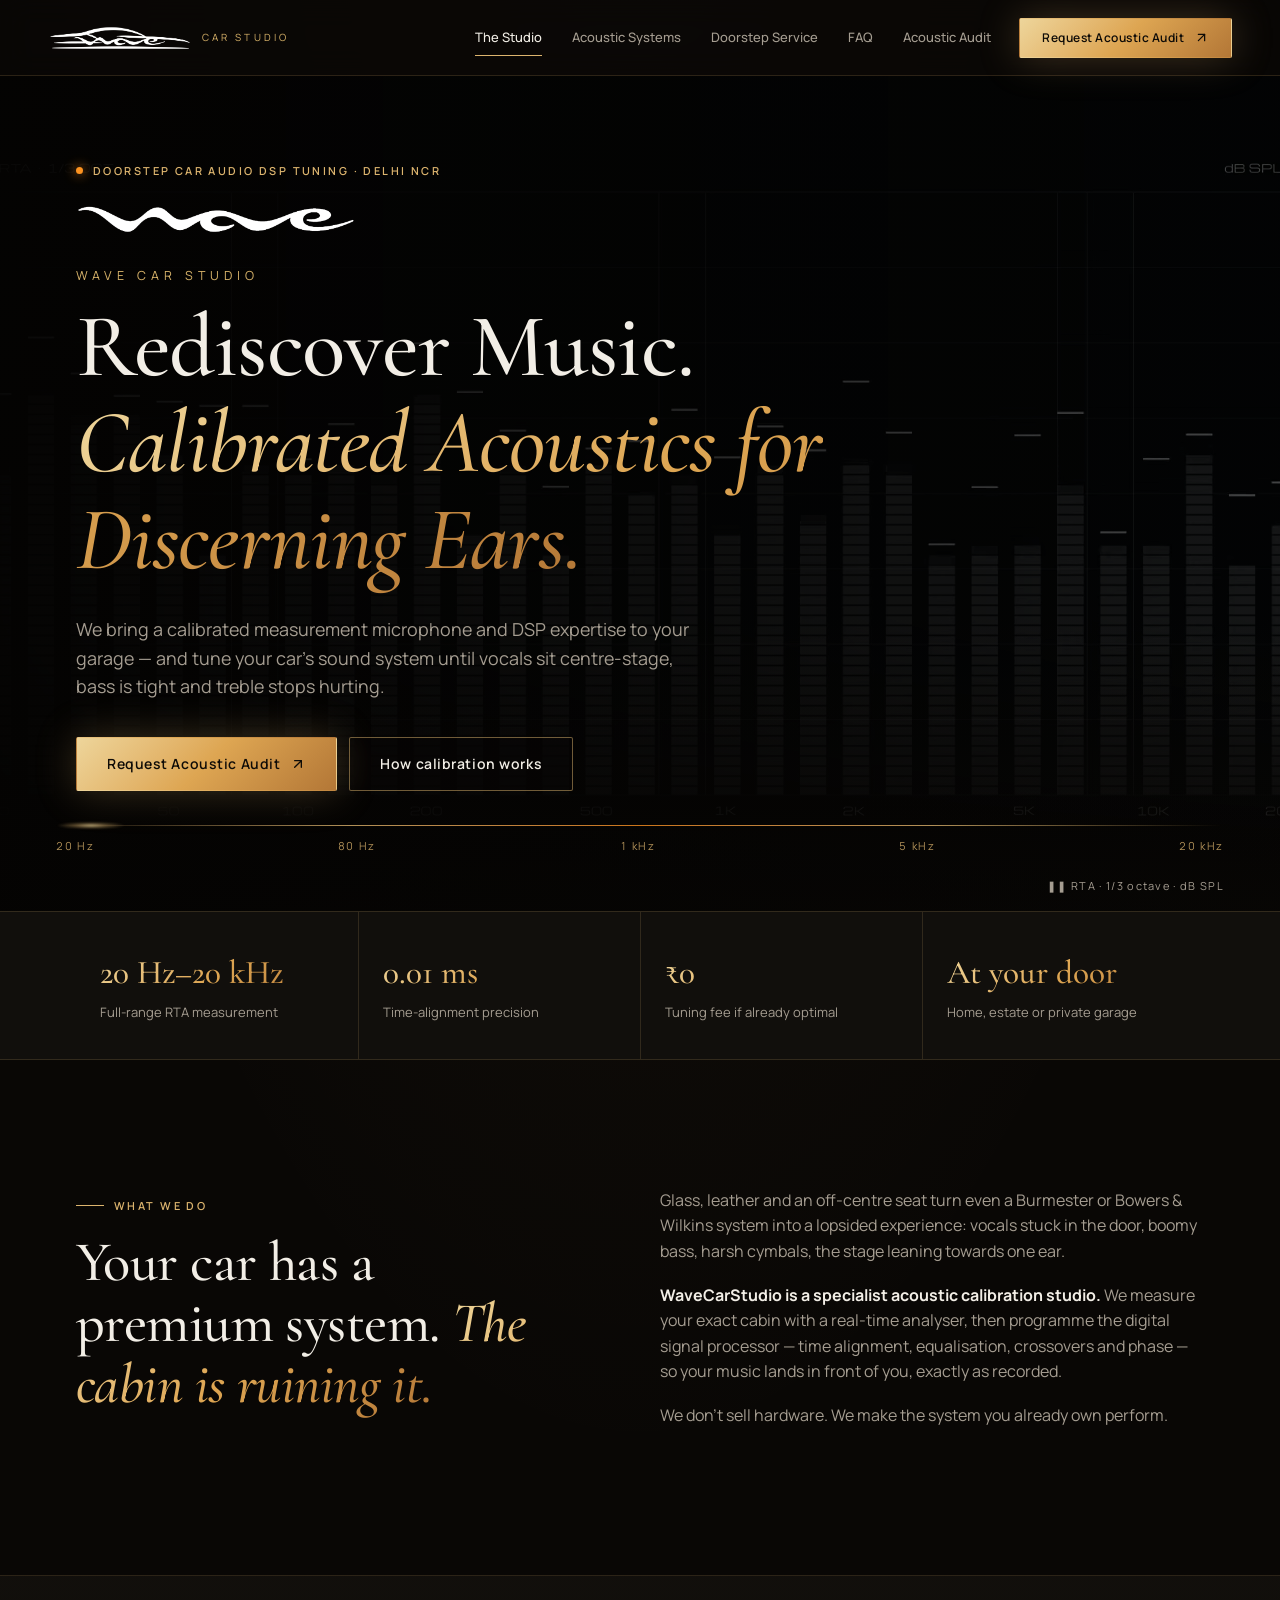
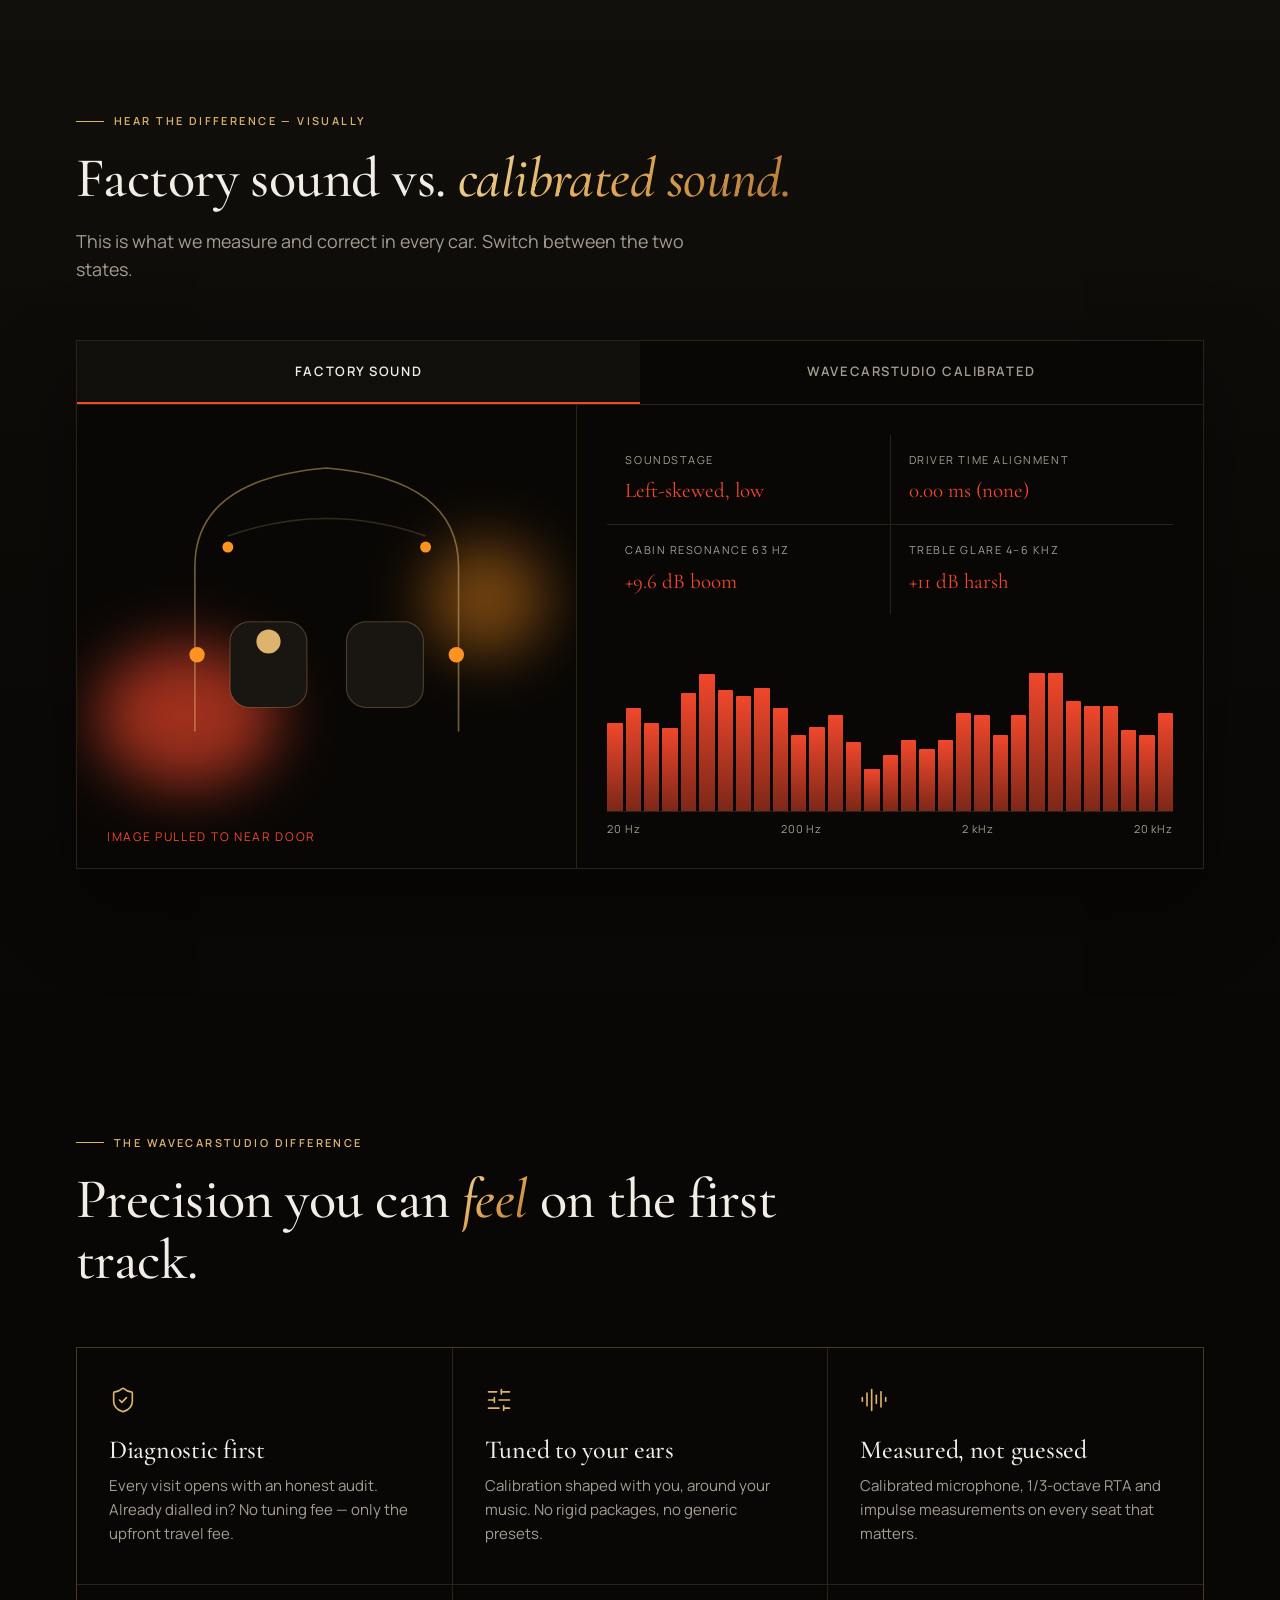
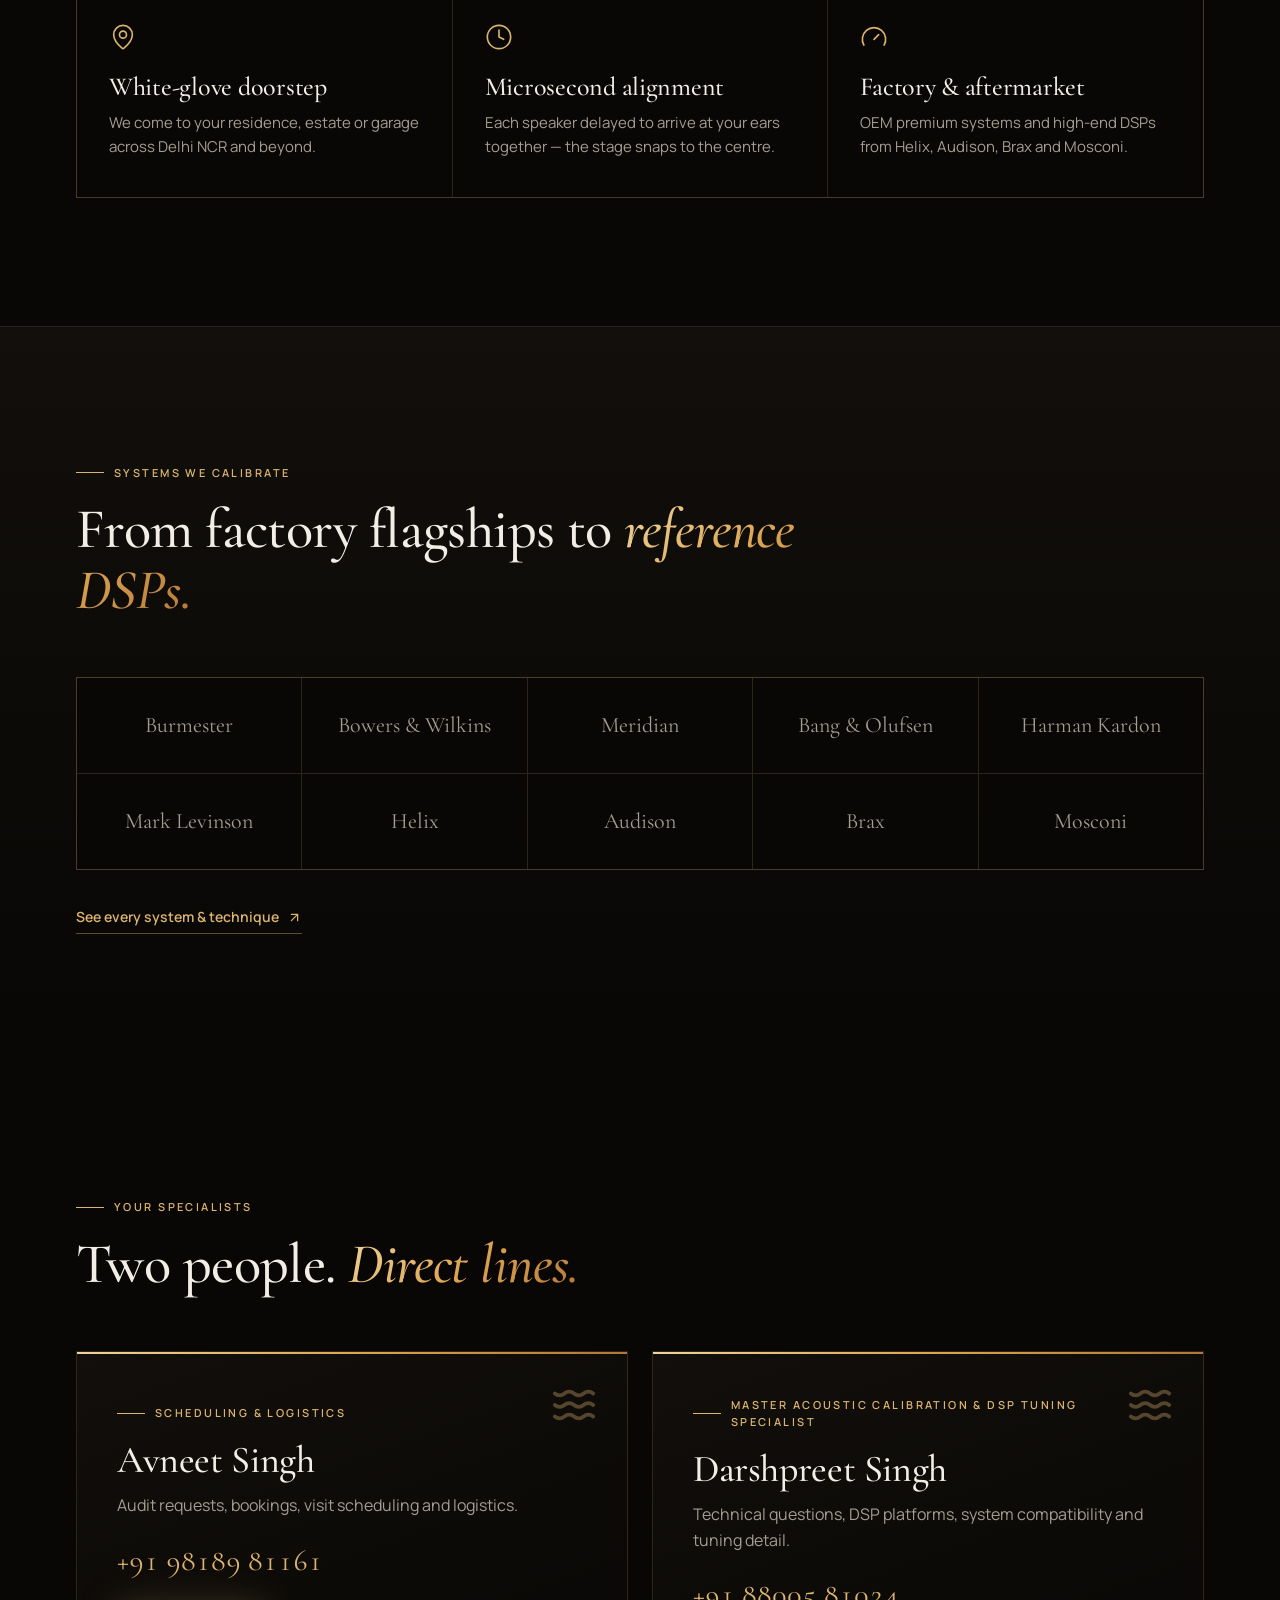
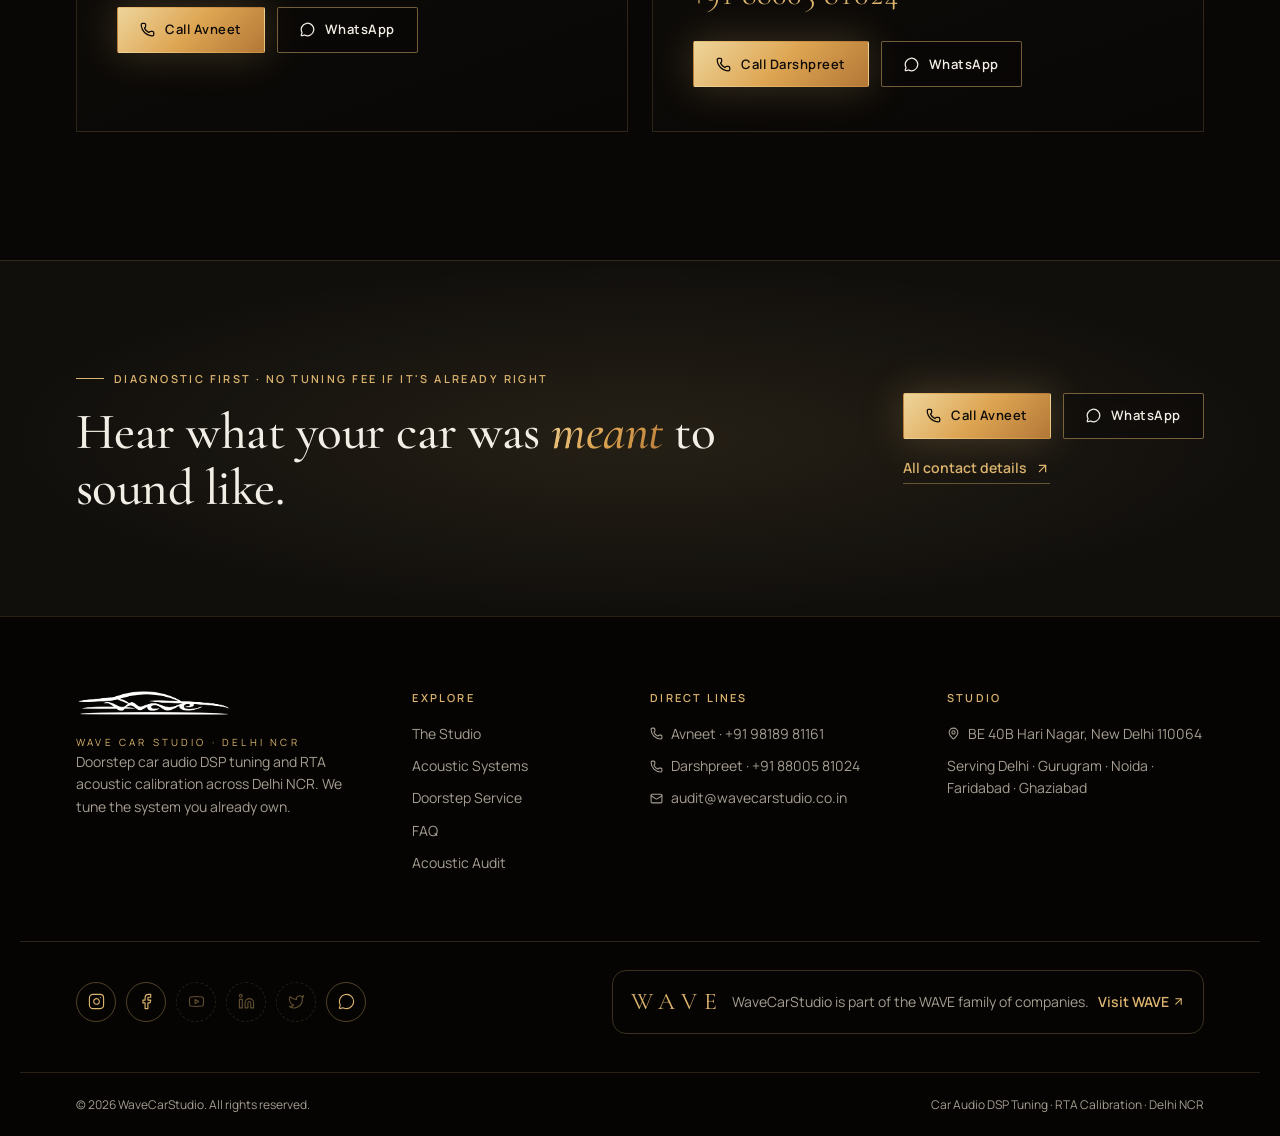
<file: index.html>
<!DOCTYPE html>
<html lang="en">
  <head>
    <meta charset="utf-8" />
    <meta name="viewport" content="width=device-width, initial-scale=1" />
    <link rel="preload" as="image" href="img/wave-car-studio.png" />
    <link rel="preload" as="image" href="img/wave-emblem.png" />
    <link rel="stylesheet" href="css/styles.css" />
    <link
      rel="stylesheet"
      href="https://fonts.googleapis.com/css2?family=Cormorant+Garamond:ital,wght@0,400;0,500;0,600;1,400;1,500&amp;family=Manrope:wght@300;400;500;600;700&amp;display=swap"
    />
    <title>WaveCarStudio | Car Audio DSP Tuning &amp; RTA Calibration in Delhi NCR</title>
    <meta name="author" content="WaveCarStudio" />
    <meta
      name="description"
      content="Doorstep car audio DSP tuning and RTA acoustic calibration in Delhi NCR. We tune Burmester, Bowers &amp; Wilkins, Meridian, B&amp;O and aftermarket systems at your home. Diagnostic first."
    />
    <meta name="robots" content="index, follow" />
    <meta name="theme-color" content="#0a0a0b" />
    <meta
      property="og:title"
      content="WaveCarStudio | Car Audio DSP Tuning &amp; RTA Calibration in Delhi NCR"
    />
    <meta
      property="og:description"
      content="Doorstep car audio DSP tuning and RTA acoustic calibration in Delhi NCR. We tune Burmester, Bowers &amp; Wilkins, Meridian, B&amp;O and aftermarket systems at your home. Diagnostic first."
    />
    <meta property="og:url" content="https://wavecarstudio.co.in/" />
    <meta property="og:type" content="website" />
    <meta property="og:site_name" content="WaveCarStudio" />
    <meta property="og:image" content="https://wavecarstudio.co.in/og-image.jpg" />
    <meta property="og:image:width" content="1200" />
    <meta property="og:image:height" content="630" />
    <meta property="og:image:type" content="image/jpeg" />
    <meta
      property="og:image:alt"
      content="WaveCarStudio — doorstep car audio DSP tuning and RTA calibration, Delhi NCR"
    />
    <meta property="og:locale" content="en_IN" />
    <meta name="twitter:card" content="summary_large_image" />
    <meta
      name="twitter:title"
      content="WaveCarStudio | Car Audio DSP Tuning &amp; RTA Calibration in Delhi NCR"
    />
    <meta
      name="twitter:description"
      content="Doorstep car audio DSP tuning and RTA acoustic calibration in Delhi NCR. We tune Burmester, Bowers &amp; Wilkins, Meridian, B&amp;O and aftermarket systems at your home. Diagnostic first."
    />
    <meta name="twitter:image" content="https://wavecarstudio.co.in/og-image.jpg" />
    <meta name="twitter:image:alt" content="WaveCarStudio — doorstep car audio DSP tuning, Delhi NCR" />
    <link rel="icon" href="favicon.png" type="image/png" />
    <link rel="icon" href="icon-512.png" type="image/png" sizes="512x512" />
    <link rel="apple-touch-icon" href="apple-touch-icon.png" />
    <link rel="canonical" href="https://wavecarstudio.co.in/" />
    <script type="application/ld+json">
      {
        "@context": "https://schema.org",
        "@type": ["AutoRepair", "LocalBusiness"],
        "@id": "https://wavecarstudio.co.in/#business",
        "name": "WaveCarStudio",
        "description": "Doorstep car audio DSP tuning and RTA acoustic calibration studio serving Delhi NCR.",
        "url": "https://wavecarstudio.co.in",
        "email": "audit@wavecarstudio.co.in",
        "telephone": "+91-98189-81161",
        "image": "https://wavecarstudio.co.in/og-image.jpg",
        "logo": "https://wavecarstudio.co.in/icon-512.png",
        "priceRange": "₹₹₹",
        "address": {
          "@type": "PostalAddress",
          "streetAddress": "BE 40B Hari Nagar",
          "addressLocality": "New Delhi",
          "postalCode": "110064",
          "addressRegion": "Delhi",
          "addressCountry": "IN"
        },
        "areaServed": [
          { "@type": "City", "name": "Delhi" },
          { "@type": "City", "name": "Gurugram" },
          { "@type": "City", "name": "Noida" },
          { "@type": "City", "name": "Faridabad" },
          { "@type": "City", "name": "Ghaziabad" },
          { "@type": "City", "name": "Greater Noida" },
          { "@type": "City", "name": "Sonipat" }
        ],
        "sameAs": [
          "https://www.instagram.com/wavecarstudio/",
          "https://www.facebook.com/profile.php?id=61595547972272"
        ],
        "contactPoint": [
          {
            "@type": "ContactPoint",
            "telephone": "+919818981161",
            "contactType": "Scheduling & Logistics",
            "name": "Avneet Singh",
            "areaServed": "IN",
            "availableLanguage": ["English", "Hindi", "Punjabi"]
          },
          {
            "@type": "ContactPoint",
            "telephone": "+918800581024",
            "contactType": "Master Acoustic Calibration & DSP Tuning Specialist",
            "name": "Darshpreet Singh",
            "areaServed": "IN",
            "availableLanguage": ["English", "Hindi", "Punjabi"]
          }
        ],
        "employee": [
          {
            "@type": "Person",
            "name": "Avneet Singh",
            "jobTitle": "Scheduling & Logistics",
            "telephone": "+919818981161"
          },
          {
            "@type": "Person",
            "name": "Darshpreet Singh",
            "jobTitle": "Master Acoustic Calibration & DSP Tuning Specialist",
            "telephone": "+918800581024"
          }
        ],
        "makesOffer": [
          { "@type": "Offer", "itemOffered": { "@type": "Service", "name": "Car audio DSP tuning" } },
          { "@type": "Offer", "itemOffered": { "@type": "Service", "name": "RTA acoustic calibration" } },
          {
            "@type": "Offer",
            "itemOffered": { "@type": "Service", "name": "Doorstep diagnostic acoustic audit" }
          },
          {
            "@type": "Offer",
            "itemOffered": { "@type": "Service", "name": "Time alignment and phase correction" }
          },
          {
            "@type": "Offer",
            "itemOffered": { "@type": "Service", "name": "Factory premium audio system tuning" }
          }
        ]
      }
    </script>
    <link rel="icon" href="favicon.ico" sizes="any" />
    <link rel="manifest" href="site.webmanifest" />
  </head>
  <body>
    <header class="hdr" data-open="false">
      <a
        class="hdr-brand active"
        aria-label="WaveCarStudio home"
        href="index.html"
        data-status="active"
        aria-current="page"
      >
        <img src="img/wave-car-studio.png" alt="Wave Car Studio" width="160" height="29" />
        <span class="brand-sub">Car Studio</span>
      </a>
      <nav class="hdr-nav" aria-label="Main navigation">
        <a class="active" href="index.html" data-status="active" aria-current="page">The Studio</a>
        <a href="acoustic-systems.html">Acoustic Systems</a>
        <a href="doorstep-service.html">Doorstep Service</a>
        <a href="faq.html">FAQ</a>
        <a href="audit.html">Acoustic Audit</a>
      </nav>
      <a class="btn btn-gold hdr-cta" href="audit.html">
        Request Acoustic Audit
        <svg
          xmlns="http://www.w3.org/2000/svg"
          width="15"
          height="15"
          viewBox="0 0 24 24"
          fill="none"
          stroke="currentColor"
          stroke-width="2"
          stroke-linecap="round"
          stroke-linejoin="round"
          class="lucide lucide-arrow-up-right"
          aria-hidden="true"
        >
          <path d="M7 7h10v10"></path>
          <path d="M7 17 17 7"></path>
        </svg>
      </a>
      <button class="menu-btn" aria-label="Open menu" aria-expanded="false">
        <svg
          xmlns="http://www.w3.org/2000/svg"
          width="22"
          height="22"
          viewBox="0 0 24 24"
          fill="none"
          stroke="currentColor"
          stroke-width="2"
          stroke-linecap="round"
          stroke-linejoin="round"
          class="lucide lucide-menu"
          aria-hidden="true"
        >
          <path d="M4 5h16"></path>
          <path d="M4 12h16"></path>
          <path d="M4 19h16"></path>
        </svg>
      </button>
    </header>
    <main>
      <section class="hero">
        <video
          class="hero-video"
          poster="img/acoustic-sweep-poster.jpg"
          autoplay
          loop=""
          muted=""
          playsinline
          aria-label="RTA frequency sweep from 20 Hz to 20 kHz"
        >
          <source src="img/acoustic-sweep.webm" type="video/webm" />
          <source src="img/acoustic-sweep-web.mp4" type="video/mp4" />
        </video>
        <div class="hero-shade"></div>
        <div class="hero-in wrap">
          <p class="kicker">
            <span class="dot"></span>
            Doorstep Car Audio DSP Tuning · Delhi NCR
          </p>
          <img
            class="hero-emblem"
            src="img/wave-emblem.png"
            alt="WaveCarStudio emblem"
            width="260"
            height="46"
          />
          <p class="hero-brand">Wave Car Studio</p>
          <h1>
            Rediscover Music.
            <br />
            <em>Calibrated Acoustics for Discerning Ears.</em>
          </h1>
          <p class="lead">
            We bring a calibrated measurement microphone and DSP expertise to your garage — and tune your
            car&#x27;s sound system until vocals sit centre-stage, bass is tight and treble stops hurting.
          </p>
          <div class="btn-row">
            <a class="btn btn-gold btn-lg" href="audit.html">
              Request Acoustic Audit
              <svg
                xmlns="http://www.w3.org/2000/svg"
                width="16"
                height="16"
                viewBox="0 0 24 24"
                fill="none"
                stroke="currentColor"
                stroke-width="2"
                stroke-linecap="round"
                stroke-linejoin="round"
                class="lucide lucide-arrow-up-right"
                aria-hidden="true"
              >
                <path d="M7 7h10v10"></path>
                <path d="M7 17 17 7"></path>
              </svg>
            </a>
            <a class="btn btn-line btn-lg" href="acoustic-systems.html">How calibration works</a>
          </div>
        </div>
        <div class="hero-meter" aria-hidden="true">
          <span>20 Hz</span>
          <span>80 Hz</span>
          <span>1 kHz</span>
          <span>5 kHz</span>
          <span>20 kHz</span>
        </div>
        <button class="hero-toggle" aria-label="Pause sweep video">❚❚ RTA · 1/3 octave · dB SPL</button>
      </section>
      <section class="strip">
        <div class="wrap strip-in">
          <div>
            <b>20 Hz–20 kHz</b>
            <span>Full-range RTA measurement</span>
          </div>
          <div>
            <b>0.01 ms</b>
            <span>Time-alignment precision</span>
          </div>
          <div>
            <b>₹0</b>
            <span>Tuning fee if already optimal</span>
          </div>
          <div>
            <b>At your door</b>
            <span>Home, estate or private garage</span>
          </div>
        </div>
      </section>
      <section class="sec">
        <div class="wrap split">
          <div>
            <p class="kicker">What we do</p>
            <h2>
              Your car has a premium system.
              <em>The cabin is ruining it.</em>
            </h2>
          </div>
          <div class="prose">
            <p>
              Glass, leather and an off-centre seat turn even a Burmester or Bowers &amp; Wilkins system into
              a lopsided experience: vocals stuck in the door, boomy bass, harsh cymbals, the stage leaning
              towards one ear.
            </p>
            <p>
              <strong>WaveCarStudio is a specialist acoustic calibration studio.</strong>
              We measure your exact cabin with a real-time analyser, then programme the digital signal
              processor — time alignment, equalisation, crossovers and phase — so your music lands in front of
              you, exactly as recorded.
            </p>
            <p>We don&#x27;t sell hardware. We make the system you already own perform.</p>
          </div>
        </div>
      </section>
      <section class="sec sec-alt">
        <div class="wrap">
          <div class="sec-head">
            <p class="kicker">Hear the difference — visually</p>
            <h2>
              Factory sound vs.
              <em>calibrated sound.</em>
            </h2>
            <p class="lead">
              This is what we measure and correct in every car. Switch between the two states.
            </p>
          </div>
          <div class="viz" data-viz="true" data-state="factory">
            <div class="viz-tabs" role="tablist" aria-label="Compare sound">
              <button role="tab" data-set="factory" aria-selected="true">Factory Sound</button>
              <button role="tab" data-set="tuned" aria-selected="false">WaveCarStudio Calibrated</button>
            </div>
            <div class="viz-body">
              <div class="cabin" aria-hidden="true">
                <svg viewBox="0 0 400 300" class="cabin-svg">
                  <path d="M80 270 L80 120 Q80 40 200 30 Q320 40 320 120 L320 270" class="cabin-line"></path>
                  <path d="M110 92 Q200 60 290 92" class="cabin-line dim"></path>
                  <rect x="112" y="170" width="70" height="78" rx="18" class="seat"></rect>
                  <rect x="218" y="170" width="70" height="78" rx="18" class="seat"></rect>
                  <circle cx="147" cy="188" r="11" class="head"></circle>
                  <circle cx="82" cy="200" r="7" class="spk"></circle>
                  <circle cx="318" cy="200" r="7" class="spk"></circle>
                  <circle cx="110" cy="102" r="5" class="spk"></circle>
                  <circle cx="290" cy="102" r="5" class="spk"></circle>
                  <circle cx="82" cy="200" r="7" class="wave wave-s0" style="animation-delay: 0s"></circle>
                  <circle cx="82" cy="200" r="7" class="wave wave-s0" style="animation-delay: 0.8s"></circle>
                  <circle cx="82" cy="200" r="7" class="wave wave-s0" style="animation-delay: 1.6s"></circle>
                  <circle
                    cx="318"
                    cy="200"
                    r="7"
                    class="wave wave-s1"
                    style="animation-delay: 0.35s"
                  ></circle>
                  <circle
                    cx="318"
                    cy="200"
                    r="7"
                    class="wave wave-s1"
                    style="animation-delay: 1.15s"
                  ></circle>
                  <circle
                    cx="318"
                    cy="200"
                    r="7"
                    class="wave wave-s1"
                    style="animation-delay: 1.9500000000000002s"
                  ></circle>
                  <circle cx="110" cy="102" r="7" class="wave wave-s2" style="animation-delay: 0s"></circle>
                  <circle cx="110" cy="102" r="7" class="wave wave-s2" style="animation-delay: 0.8s"></circle>
                  <circle cx="110" cy="102" r="7" class="wave wave-s2" style="animation-delay: 1.6s"></circle>
                  <circle
                    cx="290"
                    cy="102"
                    r="7"
                    class="wave wave-s3"
                    style="animation-delay: 0.35s"
                  ></circle>
                  <circle
                    cx="290"
                    cy="102"
                    r="7"
                    class="wave wave-s3"
                    style="animation-delay: 1.15s"
                  ></circle>
                  <circle
                    cx="290"
                    cy="102"
                    r="7"
                    class="wave wave-s3"
                    style="animation-delay: 1.9500000000000002s"
                  ></circle>
                  <circle cx="200" cy="112" r="6" class="focus"></circle>
                  <circle cx="200" cy="112" r="6" class="focus focus-ring"></circle>
                  <circle
                    cx="200"
                    cy="112"
                    r="6"
                    class="focus focus-ring"
                    style="animation-delay: 1.2s"
                  ></circle>
                </svg>
                <span class="stage stage-f1"></span>
                <span class="stage stage-f2"></span>
                <span class="stage stage-t"></span>
                <span class="stage-label">Image pulled to near door</span>
              </div>
              <div class="viz-side">
                <dl class="readout">
                  <div>
                    <dt>Soundstage</dt>
                    <dd>
                      <span class="v-f">Left-skewed, low</span>
                      <span class="v-t">Centred, eye level</span>
                    </dd>
                  </div>
                  <div>
                    <dt>Driver time alignment</dt>
                    <dd>
                      <span class="v-f">0.00 ms (none)</span>
                      <span class="v-t">2.84 ms corrected</span>
                    </dd>
                  </div>
                  <div>
                    <dt>Cabin resonance 63 Hz</dt>
                    <dd>
                      <span class="v-f">+9.6 dB boom</span>
                      <span class="v-t">Nullified</span>
                    </dd>
                  </div>
                  <div>
                    <dt>Treble glare 4–6 kHz</dt>
                    <dd>
                      <span class="v-f">+11 dB harsh</span>
                      <span class="v-t">Smooth target</span>
                    </dd>
                  </div>
                </dl>
                <div class="eq" aria-label="Third-octave frequency response">
                  <i style="--f: 52%; --t: 62%; --i: 0" title="20 Hz"></i>
                  <i style="--f: 61%; --t: 66%; --i: 1" title="25 Hz"></i>
                  <i style="--f: 52%; --t: 67%; --i: 2" title="31 Hz"></i>
                  <i style="--f: 49%; --t: 68%; --i: 3" title="40 Hz"></i>
                  <i style="--f: 70%; --t: 69%; --i: 4" title="50 Hz"></i>
                  <i style="--f: 81%; --t: 69%; --i: 5" title="63 Hz"></i>
                  <i style="--f: 72%; --t: 68%; --i: 6" title="80 Hz"></i>
                  <i style="--f: 68%; --t: 65%; --i: 7" title="100 Hz"></i>
                  <i style="--f: 73%; --t: 61%; --i: 8" title="125 Hz"></i>
                  <i style="--f: 61%; --t: 60%; --i: 9" title="160 Hz"></i>
                  <i style="--f: 45%; --t: 61%; --i: 10" title="200 Hz"></i>
                  <i style="--f: 50%; --t: 62%; --i: 11" title="250 Hz"></i>
                  <i style="--f: 57%; --t: 60%; --i: 12" title="315 Hz"></i>
                  <i style="--f: 41%; --t: 59%; --i: 13" title="400 Hz"></i>
                  <i style="--f: 25%; --t: 59%; --i: 14" title="500 Hz"></i>
                  <i style="--f: 33%; --t: 61%; --i: 15" title="630 Hz"></i>
                  <i style="--f: 42%; --t: 61%; --i: 16" title="800 Hz"></i>
                  <i style="--f: 37%; --t: 60%; --i: 17" title="1k Hz"></i>
                  <i style="--f: 42%; --t: 59%; --i: 18" title="1.2k Hz"></i>
                  <i style="--f: 58%; --t: 59%; --i: 19" title="1.6k Hz"></i>
                  <i style="--f: 57%; --t: 61%; --i: 20" title="2k Hz"></i>
                  <i style="--f: 45%; --t: 61%; --i: 21" title="2.5k Hz"></i>
                  <i style="--f: 57%; --t: 60%; --i: 22" title="3.1k Hz"></i>
                  <i style="--f: 82%; --t: 59%; --i: 23" title="4k Hz"></i>
                  <i style="--f: 82%; --t: 60%; --i: 24" title="5k Hz"></i>
                  <i style="--f: 65%; --t: 60%; --i: 25" title="6.3k Hz"></i>
                  <i style="--f: 62%; --t: 58%; --i: 26" title="8k Hz"></i>
                  <i style="--f: 62%; --t: 54%; --i: 27" title="10k Hz"></i>
                  <i style="--f: 48%; --t: 52%; --i: 28" title="12k Hz"></i>
                  <i style="--f: 45%; --t: 52%; --i: 29" title="16k Hz"></i>
                  <i style="--f: 58%; --t: 52%; --i: 30" title="20k Hz"></i>
                </div>
                <div class="eq-scale">
                  <span>20 Hz</span>
                  <span>200 Hz</span>
                  <span>2 kHz</span>
                  <span>20 kHz</span>
                </div>
              </div>
            </div>
          </div>
        </div>
      </section>
      <section class="sec">
        <div class="wrap">
          <div class="sec-head">
            <p class="kicker">The WaveCarStudio difference</p>
            <h2>
              Precision you can
              <em>feel</em>
              on the first track.
            </h2>
          </div>
          <div class="cards">
            <article class="card">
              <svg
                xmlns="http://www.w3.org/2000/svg"
                width="24"
                height="24"
                viewBox="0 0 24 24"
                fill="none"
                stroke="currentColor"
                stroke-width="2"
                stroke-linecap="round"
                stroke-linejoin="round"
                class="lucide lucide-shield-check"
                aria-hidden="true"
              >
                <path
                  d="M20 13c0 5-3.5 7.5-7.66 8.95a1 1 0 0 1-.67-.01C7.5 20.5 4 18 4 13V6a1 1 0 0 1 1-1c2 0 4.5-1.2 6.24-2.72a1.17 1.17 0 0 1 1.52 0C14.51 3.81 17 5 19 5a1 1 0 0 1 1 1z"
                ></path>
                <path d="m9 12 2 2 4-4"></path>
              </svg>
              <h3>Diagnostic first</h3>
              <p>
                Every visit opens with an honest audit. Already dialled in? No tuning fee — only the upfront
                travel fee.
              </p>
            </article>
            <article class="card">
              <svg
                xmlns="http://www.w3.org/2000/svg"
                width="24"
                height="24"
                viewBox="0 0 24 24"
                fill="none"
                stroke="currentColor"
                stroke-width="2"
                stroke-linecap="round"
                stroke-linejoin="round"
                class="lucide lucide-sliders-horizontal"
                aria-hidden="true"
              >
                <path d="M10 5H3"></path>
                <path d="M12 19H3"></path>
                <path d="M14 3v4"></path>
                <path d="M16 17v4"></path>
                <path d="M21 12h-9"></path>
                <path d="M21 19h-5"></path>
                <path d="M21 5h-7"></path>
                <path d="M8 10v4"></path>
                <path d="M8 12H3"></path>
              </svg>
              <h3>Tuned to your ears</h3>
              <p>Calibration shaped with you, around your music. No rigid packages, no generic presets.</p>
            </article>
            <article class="card">
              <svg
                xmlns="http://www.w3.org/2000/svg"
                width="24"
                height="24"
                viewBox="0 0 24 24"
                fill="none"
                stroke="currentColor"
                stroke-width="2"
                stroke-linecap="round"
                stroke-linejoin="round"
                class="lucide lucide-audio-lines"
                aria-hidden="true"
              >
                <path d="M2 10v3"></path>
                <path d="M6 6v11"></path>
                <path d="M10 3v18"></path>
                <path d="M14 8v7"></path>
                <path d="M18 5v13"></path>
                <path d="M22 10v3"></path>
              </svg>
              <h3>Measured, not guessed</h3>
              <p>
                Calibrated microphone, 1/3-octave RTA and impulse measurements on every seat that matters.
              </p>
            </article>
            <article class="card">
              <svg
                xmlns="http://www.w3.org/2000/svg"
                width="24"
                height="24"
                viewBox="0 0 24 24"
                fill="none"
                stroke="currentColor"
                stroke-width="2"
                stroke-linecap="round"
                stroke-linejoin="round"
                class="lucide lucide-map-pin"
                aria-hidden="true"
              >
                <path
                  d="M20 10c0 4.993-5.539 10.193-7.399 11.799a1 1 0 0 1-1.202 0C9.539 20.193 4 14.993 4 10a8 8 0 0 1 16 0"
                ></path>
                <circle cx="12" cy="10" r="3"></circle>
              </svg>
              <h3>White-glove doorstep</h3>
              <p>We come to your residence, estate or garage across Delhi NCR and beyond.</p>
            </article>
            <article class="card">
              <svg
                xmlns="http://www.w3.org/2000/svg"
                width="24"
                height="24"
                viewBox="0 0 24 24"
                fill="none"
                stroke="currentColor"
                stroke-width="2"
                stroke-linecap="round"
                stroke-linejoin="round"
                class="lucide lucide-clock"
                aria-hidden="true"
              >
                <circle cx="12" cy="12" r="10"></circle>
                <path d="M12 6v6l4 2"></path>
              </svg>
              <h3>Microsecond alignment</h3>
              <p>Each speaker delayed to arrive at your ears together — the stage snaps to the centre.</p>
            </article>
            <article class="card">
              <svg
                xmlns="http://www.w3.org/2000/svg"
                width="24"
                height="24"
                viewBox="0 0 24 24"
                fill="none"
                stroke="currentColor"
                stroke-width="2"
                stroke-linecap="round"
                stroke-linejoin="round"
                class="lucide lucide-gauge"
                aria-hidden="true"
              >
                <path d="m12 14 4-4"></path>
                <path d="M3.34 19a10 10 0 1 1 17.32 0"></path>
              </svg>
              <h3>Factory &amp; aftermarket</h3>
              <p>OEM premium systems and high-end DSPs from Helix, Audison, Brax and Mosconi.</p>
            </article>
          </div>
        </div>
      </section>
      <section class="sec sec-alt">
        <div class="wrap">
          <div class="sec-head">
            <p class="kicker">Systems we calibrate</p>
            <h2>
              From factory flagships to
              <em>reference DSPs.</em>
            </h2>
          </div>
          <ul class="brands">
            <li>Burmester</li>
            <li>Bowers &amp; Wilkins</li>
            <li>Meridian</li>
            <li>Bang &amp; Olufsen</li>
            <li>Harman Kardon</li>
            <li>Mark Levinson</li>
            <li>Helix</li>
            <li>Audison</li>
            <li>Brax</li>
            <li>Mosconi</li>
          </ul>
          <a class="link-gold center" href="acoustic-systems.html">
            See every system &amp; technique
            <svg
              xmlns="http://www.w3.org/2000/svg"
              width="15"
              height="15"
              viewBox="0 0 24 24"
              fill="none"
              stroke="currentColor"
              stroke-width="2"
              stroke-linecap="round"
              stroke-linejoin="round"
              class="lucide lucide-arrow-up-right"
              aria-hidden="true"
            >
              <path d="M7 7h10v10"></path>
              <path d="M7 17 17 7"></path>
            </svg>
          </a>
        </div>
      </section>
      <section class="sec">
        <div class="wrap">
          <div class="sec-head">
            <p class="kicker">Your specialists</p>
            <h2>
              Two people.
              <em>Direct lines.</em>
            </h2>
          </div>
          <div class="people">
            <article class="person">
              <svg
                xmlns="http://www.w3.org/2000/svg"
                width="24"
                height="24"
                viewBox="0 0 24 24"
                fill="none"
                stroke="currentColor"
                stroke-width="2"
                stroke-linecap="round"
                stroke-linejoin="round"
                class="lucide lucide-waves person-ic"
                aria-hidden="true"
              >
                <path
                  d="M2 6c.6.5 1.2 1 2.5 1C7 7 7 5 9.5 5c2.6 0 2.4 2 5 2 2.5 0 2.5-2 5-2 1.3 0 1.9.5 2.5 1"
                ></path>
                <path
                  d="M2 12c.6.5 1.2 1 2.5 1 2.5 0 2.5-2 5-2 2.6 0 2.4 2 5 2 2.5 0 2.5-2 5-2 1.3 0 1.9.5 2.5 1"
                ></path>
                <path
                  d="M2 18c.6.5 1.2 1 2.5 1 2.5 0 2.5-2 5-2 2.6 0 2.4 2 5 2 2.5 0 2.5-2 5-2 1.3 0 1.9.5 2.5 1"
                ></path>
              </svg>
              <p class="kicker">Scheduling &amp; Logistics</p>
              <h3>Avneet Singh</h3>
              <p>Audit requests, bookings, visit scheduling and logistics.</p>
              <a class="phone" href="tel:+919818981161">+91 98189 81161</a>
              <div class="btn-row">
                <a class="btn btn-gold" href="tel:+919818981161">
                  <svg
                    xmlns="http://www.w3.org/2000/svg"
                    width="15"
                    height="15"
                    viewBox="0 0 24 24"
                    fill="none"
                    stroke="currentColor"
                    stroke-width="2"
                    stroke-linecap="round"
                    stroke-linejoin="round"
                    class="lucide lucide-phone"
                    aria-hidden="true"
                  >
                    <path
                      d="M13.832 16.568a1 1 0 0 0 1.213-.303l.355-.465A2 2 0 0 1 17 15h3a2 2 0 0 1 2 2v3a2 2 0 0 1-2 2A18 18 0 0 1 2 4a2 2 0 0 1 2-2h3a2 2 0 0 1 2 2v3a2 2 0 0 1-.8 1.6l-.468.351a1 1 0 0 0-.292 1.233 14 14 0 0 0 6.392 6.384"
                    ></path>
                  </svg>
                  Call Avneet
                </a>
                <a
                  class="btn btn-line"
                  href="https://wa.me/919818981161?text=Hello%20Avneet%2C%20I&#x27;d%20like%20to%20book%20a%20doorstep%20acoustic%20audit%20with%20WaveCarStudio."
                  target="_blank"
                  rel="noopener noreferrer"
                >
                  <svg
                    xmlns="http://www.w3.org/2000/svg"
                    width="15"
                    height="15"
                    viewBox="0 0 24 24"
                    fill="none"
                    stroke="currentColor"
                    stroke-width="2"
                    stroke-linecap="round"
                    stroke-linejoin="round"
                    class="lucide lucide-message-circle"
                    aria-hidden="true"
                  >
                    <path
                      d="M2.992 16.342a2 2 0 0 1 .094 1.167l-1.065 3.29a1 1 0 0 0 1.236 1.168l3.413-.998a2 2 0 0 1 1.099.092 10 10 0 1 0-4.777-4.719"
                    ></path>
                  </svg>
                  WhatsApp
                </a>
              </div>
            </article>
            <article class="person">
              <svg
                xmlns="http://www.w3.org/2000/svg"
                width="24"
                height="24"
                viewBox="0 0 24 24"
                fill="none"
                stroke="currentColor"
                stroke-width="2"
                stroke-linecap="round"
                stroke-linejoin="round"
                class="lucide lucide-waves person-ic"
                aria-hidden="true"
              >
                <path
                  d="M2 6c.6.5 1.2 1 2.5 1C7 7 7 5 9.5 5c2.6 0 2.4 2 5 2 2.5 0 2.5-2 5-2 1.3 0 1.9.5 2.5 1"
                ></path>
                <path
                  d="M2 12c.6.5 1.2 1 2.5 1 2.5 0 2.5-2 5-2 2.6 0 2.4 2 5 2 2.5 0 2.5-2 5-2 1.3 0 1.9.5 2.5 1"
                ></path>
                <path
                  d="M2 18c.6.5 1.2 1 2.5 1 2.5 0 2.5-2 5-2 2.6 0 2.4 2 5 2 2.5 0 2.5-2 5-2 1.3 0 1.9.5 2.5 1"
                ></path>
              </svg>
              <p class="kicker">Master Acoustic Calibration &amp; DSP Tuning Specialist</p>
              <h3>Darshpreet Singh</h3>
              <p>Technical questions, DSP platforms, system compatibility and tuning detail.</p>
              <a class="phone" href="tel:+918800581024">+91 88005 81024</a>
              <div class="btn-row">
                <a class="btn btn-gold" href="tel:+918800581024">
                  <svg
                    xmlns="http://www.w3.org/2000/svg"
                    width="15"
                    height="15"
                    viewBox="0 0 24 24"
                    fill="none"
                    stroke="currentColor"
                    stroke-width="2"
                    stroke-linecap="round"
                    stroke-linejoin="round"
                    class="lucide lucide-phone"
                    aria-hidden="true"
                  >
                    <path
                      d="M13.832 16.568a1 1 0 0 0 1.213-.303l.355-.465A2 2 0 0 1 17 15h3a2 2 0 0 1 2 2v3a2 2 0 0 1-2 2A18 18 0 0 1 2 4a2 2 0 0 1 2-2h3a2 2 0 0 1 2 2v3a2 2 0 0 1-.8 1.6l-.468.351a1 1 0 0 0-.292 1.233 14 14 0 0 0 6.392 6.384"
                    ></path>
                  </svg>
                  Call Darshpreet
                </a>
                <a
                  class="btn btn-line"
                  href="https://wa.me/918800581024?text=Hello%20Darshpreet%2C%20I&#x27;d%20like%20to%20discuss%20DSP%20calibration%20for%20my%20car%20with%20WaveCarStudio."
                  target="_blank"
                  rel="noopener noreferrer"
                >
                  <svg
                    xmlns="http://www.w3.org/2000/svg"
                    width="15"
                    height="15"
                    viewBox="0 0 24 24"
                    fill="none"
                    stroke="currentColor"
                    stroke-width="2"
                    stroke-linecap="round"
                    stroke-linejoin="round"
                    class="lucide lucide-message-circle"
                    aria-hidden="true"
                  >
                    <path
                      d="M2.992 16.342a2 2 0 0 1 .094 1.167l-1.065 3.29a1 1 0 0 0 1.236 1.168l3.413-.998a2 2 0 0 1 1.099.092 10 10 0 1 0-4.777-4.719"
                    ></path>
                  </svg>
                  WhatsApp
                </a>
              </div>
            </article>
          </div>
        </div>
      </section>
      <section class="band">
        <div class="wrap band-in">
          <div>
            <p class="kicker">Diagnostic first · No tuning fee if it&#x27;s already right</p>
            <h2>
              Hear what your car was
              <em>meant</em>
              to sound like.
            </h2>
          </div>
          <div class="band-actions">
            <div class="btn-row">
              <a class="btn btn-gold" href="tel:+919818981161">
                <svg
                  xmlns="http://www.w3.org/2000/svg"
                  width="15"
                  height="15"
                  viewBox="0 0 24 24"
                  fill="none"
                  stroke="currentColor"
                  stroke-width="2"
                  stroke-linecap="round"
                  stroke-linejoin="round"
                  class="lucide lucide-phone"
                  aria-hidden="true"
                >
                  <path
                    d="M13.832 16.568a1 1 0 0 0 1.213-.303l.355-.465A2 2 0 0 1 17 15h3a2 2 0 0 1 2 2v3a2 2 0 0 1-2 2A18 18 0 0 1 2 4a2 2 0 0 1 2-2h3a2 2 0 0 1 2 2v3a2 2 0 0 1-.8 1.6l-.468.351a1 1 0 0 0-.292 1.233 14 14 0 0 0 6.392 6.384"
                  ></path>
                </svg>
                Call Avneet
              </a>
              <a
                class="btn btn-line"
                href="https://wa.me/919818981161?text=Hello%20Avneet%2C%20I&#x27;d%20like%20to%20book%20a%20doorstep%20acoustic%20audit%20with%20WaveCarStudio."
                target="_blank"
                rel="noopener noreferrer"
              >
                <svg
                  xmlns="http://www.w3.org/2000/svg"
                  width="15"
                  height="15"
                  viewBox="0 0 24 24"
                  fill="none"
                  stroke="currentColor"
                  stroke-width="2"
                  stroke-linecap="round"
                  stroke-linejoin="round"
                  class="lucide lucide-message-circle"
                  aria-hidden="true"
                >
                  <path
                    d="M2.992 16.342a2 2 0 0 1 .094 1.167l-1.065 3.29a1 1 0 0 0 1.236 1.168l3.413-.998a2 2 0 0 1 1.099.092 10 10 0 1 0-4.777-4.719"
                  ></path>
                </svg>
                WhatsApp
              </a>
            </div>
            <a class="link-gold" href="audit.html">
              All contact details
              <svg
                xmlns="http://www.w3.org/2000/svg"
                width="15"
                height="15"
                viewBox="0 0 24 24"
                fill="none"
                stroke="currentColor"
                stroke-width="2"
                stroke-linecap="round"
                stroke-linejoin="round"
                class="lucide lucide-arrow-up-right"
                aria-hidden="true"
              >
                <path d="M7 7h10v10"></path>
                <path d="M7 17 17 7"></path>
              </svg>
            </a>
          </div>
        </div>
      </section>
    </main>
    <footer class="ftr">
      <div class="ftr-grid">
        <div>
          <img src="img/wave-car-studio.png" alt="WaveCarStudio" class="ftr-logo" width="180" height="32" />
          <span class="brand-sub ftr-sub">Wave Car Studio · Delhi NCR</span>
          <p>
            Doorstep car audio DSP tuning and RTA acoustic calibration across Delhi NCR. We tune the system
            you already own.
          </p>
        </div>
        <div>
          <h4>Explore</h4>
          <a class="active" href="index.html" data-status="active" aria-current="page">The Studio</a>
          <a href="acoustic-systems.html">Acoustic Systems</a>
          <a href="doorstep-service.html">Doorstep Service</a>
          <a href="faq.html">FAQ</a>
          <a href="audit.html">Acoustic Audit</a>
        </div>
        <div>
          <h4>Direct Lines</h4>
          <a href="tel:+919818981161">
            <svg
              xmlns="http://www.w3.org/2000/svg"
              width="13"
              height="13"
              viewBox="0 0 24 24"
              fill="none"
              stroke="currentColor"
              stroke-width="2"
              stroke-linecap="round"
              stroke-linejoin="round"
              class="lucide lucide-phone"
              aria-hidden="true"
            >
              <path
                d="M13.832 16.568a1 1 0 0 0 1.213-.303l.355-.465A2 2 0 0 1 17 15h3a2 2 0 0 1 2 2v3a2 2 0 0 1-2 2A18 18 0 0 1 2 4a2 2 0 0 1 2-2h3a2 2 0 0 1 2 2v3a2 2 0 0 1-.8 1.6l-.468.351a1 1 0 0 0-.292 1.233 14 14 0 0 0 6.392 6.384"
              ></path>
            </svg>
            Avneet · +91 98189 81161
          </a>
          <a href="tel:+918800581024">
            <svg
              xmlns="http://www.w3.org/2000/svg"
              width="13"
              height="13"
              viewBox="0 0 24 24"
              fill="none"
              stroke="currentColor"
              stroke-width="2"
              stroke-linecap="round"
              stroke-linejoin="round"
              class="lucide lucide-phone"
              aria-hidden="true"
            >
              <path
                d="M13.832 16.568a1 1 0 0 0 1.213-.303l.355-.465A2 2 0 0 1 17 15h3a2 2 0 0 1 2 2v3a2 2 0 0 1-2 2A18 18 0 0 1 2 4a2 2 0 0 1 2-2h3a2 2 0 0 1 2 2v3a2 2 0 0 1-.8 1.6l-.468.351a1 1 0 0 0-.292 1.233 14 14 0 0 0 6.392 6.384"
              ></path>
            </svg>
            Darshpreet · +91 88005 81024
          </a>
          <a href="mailto:audit@wavecarstudio.co.in">
            <svg
              xmlns="http://www.w3.org/2000/svg"
              width="13"
              height="13"
              viewBox="0 0 24 24"
              fill="none"
              stroke="currentColor"
              stroke-width="2"
              stroke-linecap="round"
              stroke-linejoin="round"
              class="lucide lucide-mail"
              aria-hidden="true"
            >
              <path d="m22 7-8.991 5.727a2 2 0 0 1-2.009 0L2 7"></path>
              <rect x="2" y="4" width="20" height="16" rx="2"></rect>
            </svg>
            audit@wavecarstudio.co.in
          </a>
        </div>
        <div>
          <h4>Studio</h4>
          <p class="ftr-addr">
            <svg
              xmlns="http://www.w3.org/2000/svg"
              width="13"
              height="13"
              viewBox="0 0 24 24"
              fill="none"
              stroke="currentColor"
              stroke-width="2"
              stroke-linecap="round"
              stroke-linejoin="round"
              class="lucide lucide-map-pin"
              aria-hidden="true"
            >
              <path
                d="M20 10c0 4.993-5.539 10.193-7.399 11.799a1 1 0 0 1-1.202 0C9.539 20.193 4 14.993 4 10a8 8 0 0 1 16 0"
              ></path>
              <circle cx="12" cy="10" r="3"></circle>
            </svg>
            BE 40B Hari Nagar, New Delhi 110064
          </p>
          <p>Serving Delhi · Gurugram · Noida · Faridabad · Ghaziabad</p>
        </div>
      </div>
      <div class="ftr-social">
        <div class="social" aria-label="Follow WaveCarStudio">
          <a
            href="https://www.instagram.com/wavecarstudio/"
            aria-label="Instagram"
            title="Instagram"
            target="_blank"
            rel="noopener noreferrer"
          >
            <svg
              xmlns="http://www.w3.org/2000/svg"
              width="17"
              height="17"
              viewBox="0 0 24 24"
              fill="none"
              stroke="currentColor"
              stroke-width="1.6"
              stroke-linecap="round"
              stroke-linejoin="round"
              class="lucide lucide-instagram"
              aria-hidden="true"
            >
              <rect width="20" height="20" x="2" y="2" rx="5" ry="5"></rect>
              <path d="M16 11.37A4 4 0 1 1 12.63 8 4 4 0 0 1 16 11.37z"></path>
              <line x1="17.5" x2="17.51" y1="6.5" y2="6.5"></line>
            </svg>
          </a>
          <a
            href="https://www.facebook.com/profile.php?id=61595547972272"
            aria-label="Facebook"
            title="Facebook"
            target="_blank"
            rel="noopener noreferrer"
          >
            <svg
              xmlns="http://www.w3.org/2000/svg"
              width="17"
              height="17"
              viewBox="0 0 24 24"
              fill="none"
              stroke="currentColor"
              stroke-width="1.6"
              stroke-linecap="round"
              stroke-linejoin="round"
              class="lucide lucide-facebook"
              aria-hidden="true"
            >
              <path d="M18 2h-3a5 5 0 0 0-5 5v3H7v4h3v8h4v-8h3l1-4h-4V7a1 1 0 0 1 1-1h3z"></path>
            </svg>
          </a>
          <span class="social-soon" aria-label="YouTube — coming soon" title="YouTube — coming soon">
            <svg
              xmlns="http://www.w3.org/2000/svg"
              width="17"
              height="17"
              viewBox="0 0 24 24"
              fill="none"
              stroke="currentColor"
              stroke-width="1.6"
              stroke-linecap="round"
              stroke-linejoin="round"
              class="lucide lucide-youtube"
              aria-hidden="true"
            >
              <path
                d="M2.5 17a24.12 24.12 0 0 1 0-10 2 2 0 0 1 1.4-1.4 49.56 49.56 0 0 1 16.2 0A2 2 0 0 1 21.5 7a24.12 24.12 0 0 1 0 10 2 2 0 0 1-1.4 1.4 49.55 49.55 0 0 1-16.2 0A2 2 0 0 1 2.5 17"
              ></path>
              <path d="m10 15 5-3-5-3z"></path>
            </svg>
          </span>
          <span class="social-soon" aria-label="LinkedIn — coming soon" title="LinkedIn — coming soon">
            <svg
              xmlns="http://www.w3.org/2000/svg"
              width="17"
              height="17"
              viewBox="0 0 24 24"
              fill="none"
              stroke="currentColor"
              stroke-width="1.6"
              stroke-linecap="round"
              stroke-linejoin="round"
              class="lucide lucide-linkedin"
              aria-hidden="true"
            >
              <path d="M16 8a6 6 0 0 1 6 6v7h-4v-7a2 2 0 0 0-2-2 2 2 0 0 0-2 2v7h-4v-7a6 6 0 0 1 6-6z"></path>
              <rect width="4" height="12" x="2" y="9"></rect>
              <circle cx="4" cy="4" r="2"></circle>
            </svg>
          </span>
          <span class="social-soon" aria-label="X — coming soon" title="X — coming soon">
            <svg
              xmlns="http://www.w3.org/2000/svg"
              width="17"
              height="17"
              viewBox="0 0 24 24"
              fill="none"
              stroke="currentColor"
              stroke-width="1.6"
              stroke-linecap="round"
              stroke-linejoin="round"
              class="lucide lucide-twitter"
              aria-hidden="true"
            >
              <path
                d="M22 4s-.7 2.1-2 3.4c1.6 10-9.4 17.3-18 11.6 2.2.1 4.4-.6 6-2C3 15.5.5 9.6 3 5c2.2 2.6 5.6 4.1 9 4-.9-4.2 4-6.6 7-3.8 1.1 0 3-1.2 3-1.2z"
              ></path>
            </svg>
          </span>
          <a
            href="https://wa.me/919818981161"
            aria-label="WhatsApp"
            title="WhatsApp"
            target="_blank"
            rel="noopener noreferrer"
          >
            <svg
              xmlns="http://www.w3.org/2000/svg"
              width="17"
              height="17"
              viewBox="0 0 24 24"
              fill="none"
              stroke="currentColor"
              stroke-width="1.6"
              stroke-linecap="round"
              stroke-linejoin="round"
              class="lucide lucide-message-circle"
              aria-hidden="true"
            >
              <path
                d="M2.992 16.342a2 2 0 0 1 .094 1.167l-1.065 3.29a1 1 0 0 0 1.236 1.168l3.413-.998a2 2 0 0 1 1.099.092 10 10 0 1 0-4.777-4.719"
              ></path>
            </svg>
          </a>
        </div>
        <a class="wave-group" href="https://wave.net.in" target="_blank" rel="noopener noreferrer">
          <span class="wave-mark">WAVE</span>
          <span>
            WaveCarStudio is part of the WAVE family of companies.
            <b>
              Visit WAVE
              <svg
                xmlns="http://www.w3.org/2000/svg"
                width="13"
                height="13"
                viewBox="0 0 24 24"
                fill="none"
                stroke="currentColor"
                stroke-width="2"
                stroke-linecap="round"
                stroke-linejoin="round"
                class="lucide lucide-arrow-up-right"
                aria-hidden="true"
              >
                <path d="M7 7h10v10"></path>
                <path d="M7 17 17 7"></path>
              </svg>
            </b>
          </span>
        </a>
      </div>
      <div class="ftr-base">
        <span>© 2026 WaveCarStudio. All rights reserved.</span>
        <span>Car Audio DSP Tuning · RTA Calibration · Delhi NCR</span>
      </div>
    </footer>
    <script src="js/site.js" defer></script>
  </body>
</html>
</file>
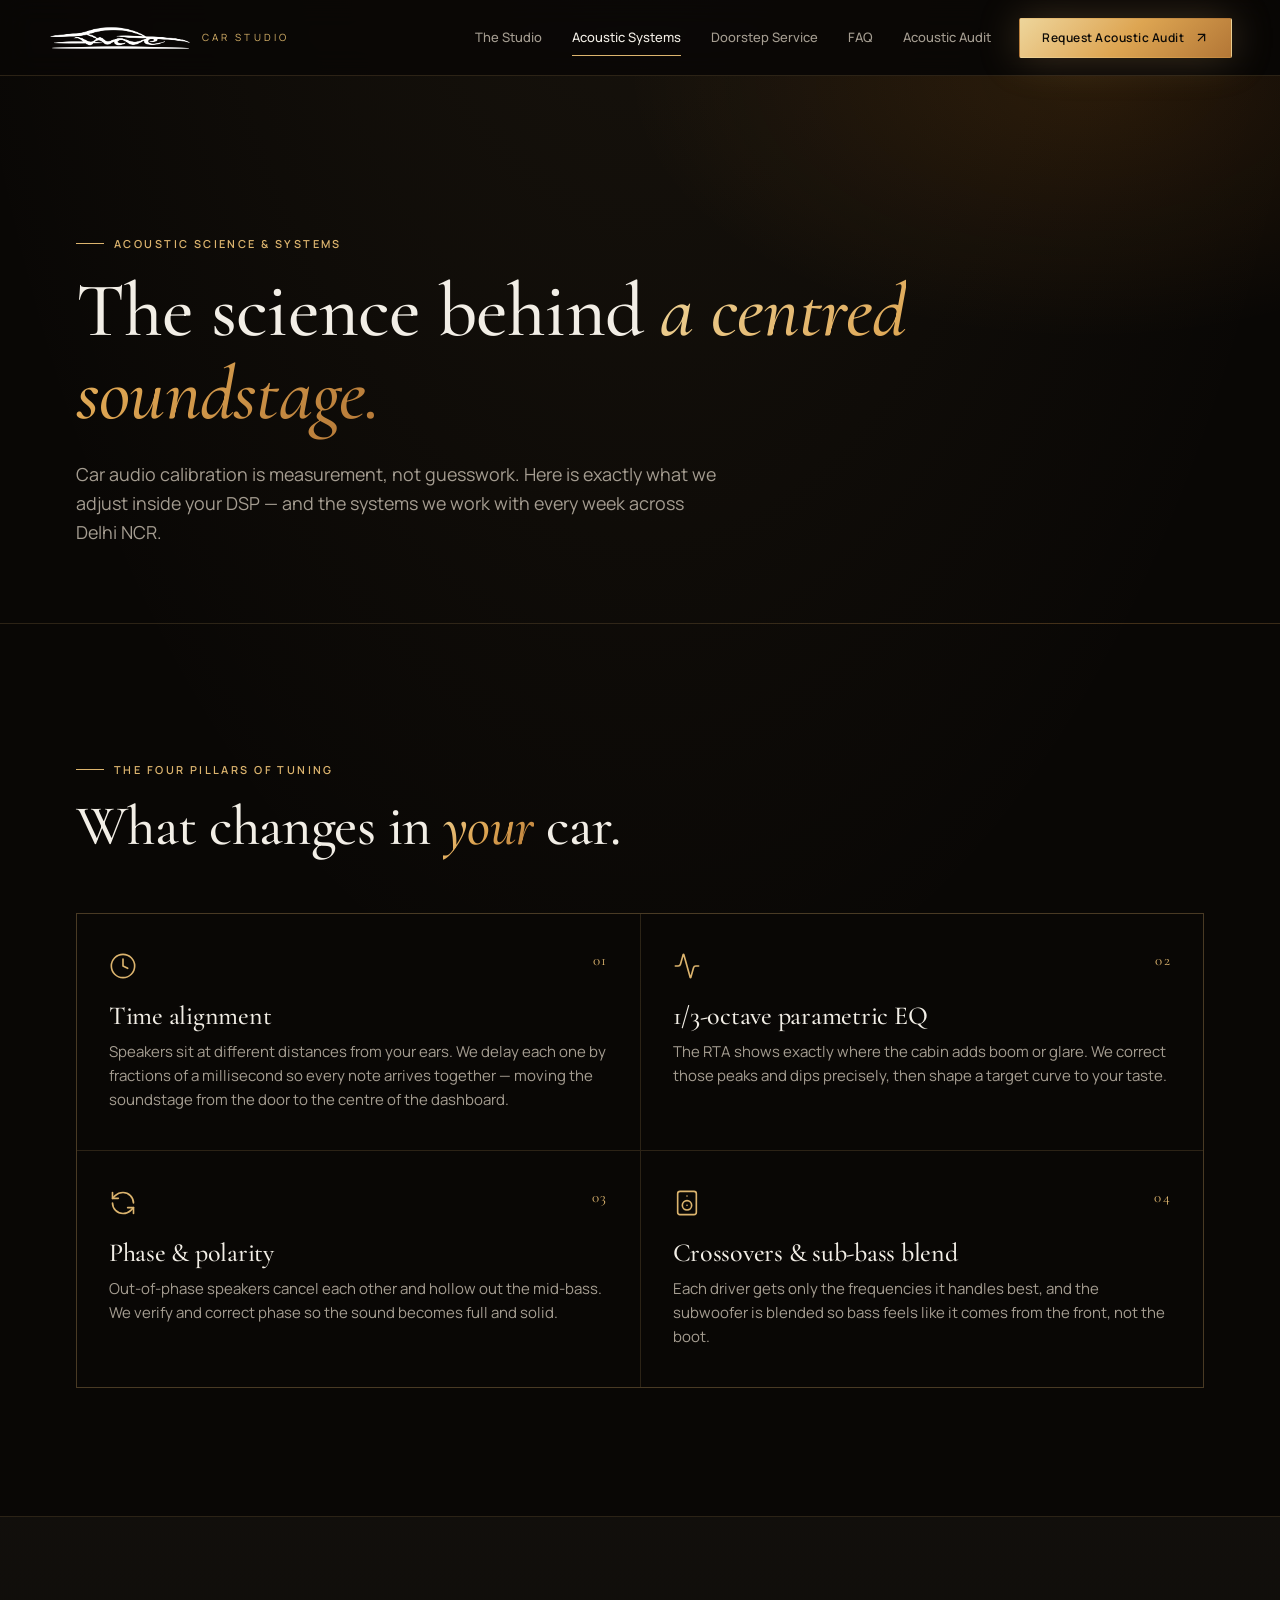
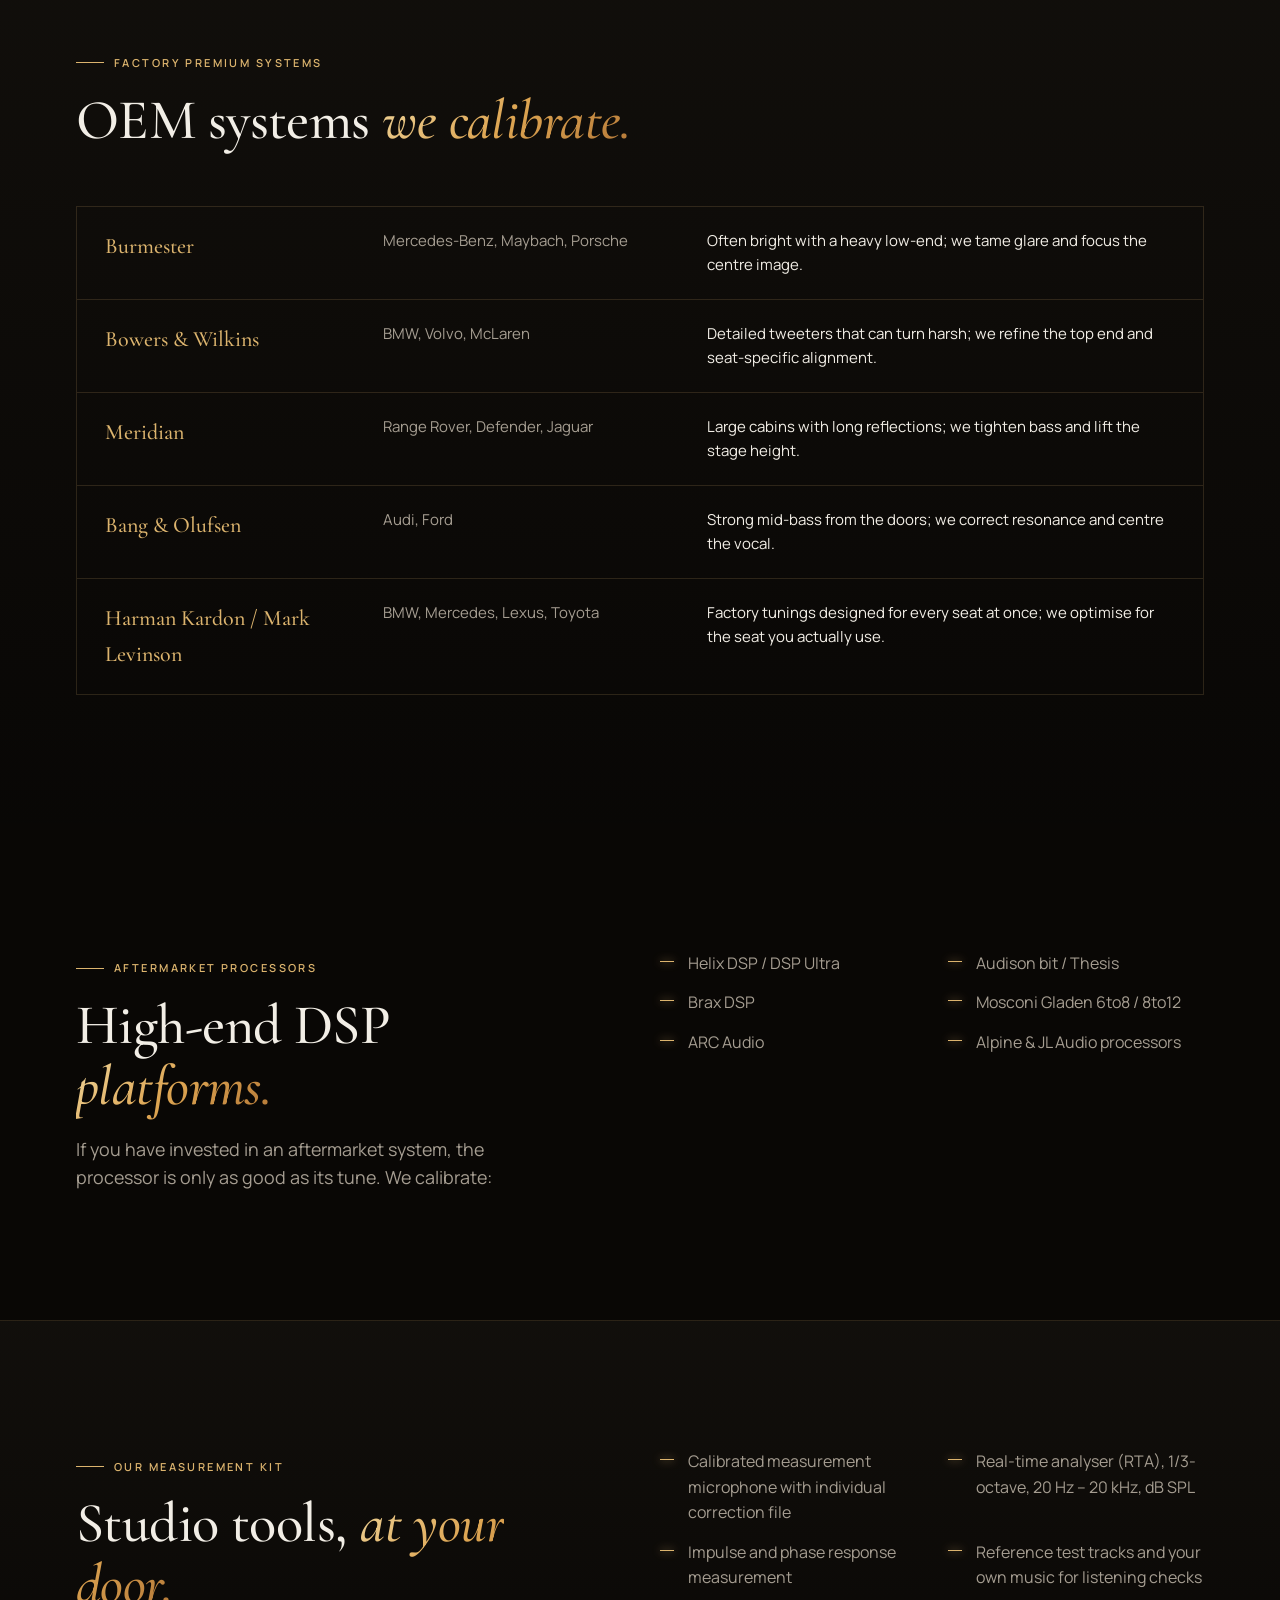
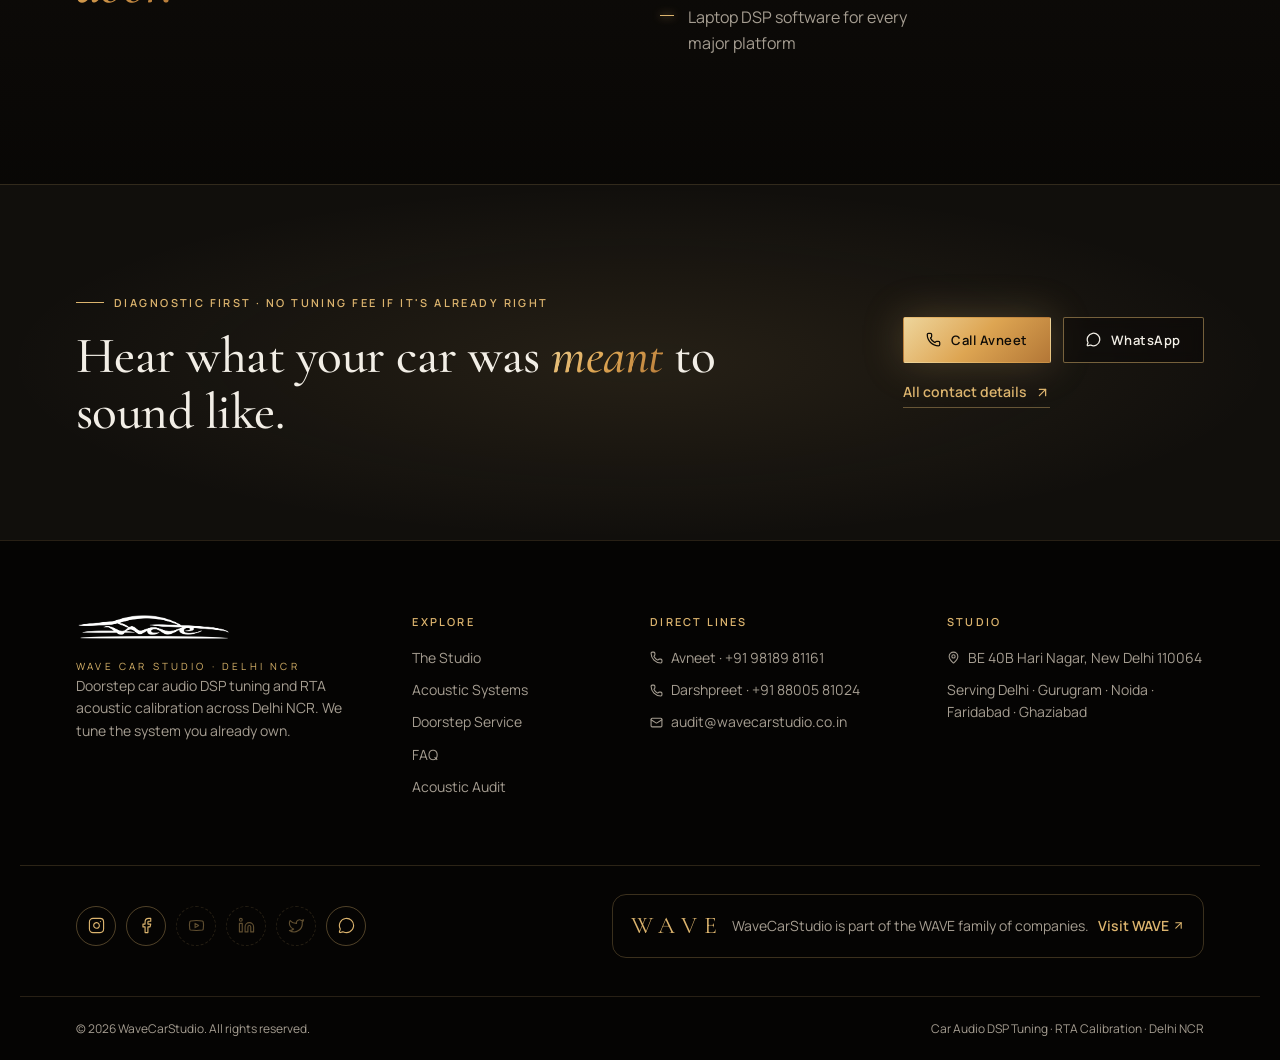
<file: acoustic-systems.html>
<!DOCTYPE html>
<html lang="en">
  <head>
    <meta charset="utf-8" />
    <meta name="viewport" content="width=device-width, initial-scale=1" />
    <link rel="preload" as="image" href="img/wave-car-studio.png" />
    <link rel="stylesheet" href="css/styles.css" />
    <link
      rel="stylesheet"
      href="https://fonts.googleapis.com/css2?family=Cormorant+Garamond:ital,wght@0,400;0,500;0,600;1,400;1,500&amp;family=Manrope:wght@300;400;500;600;700&amp;display=swap"
    />
    <title>
      Acoustic Systems &amp; DSP Calibration | Burmester, B&amp;W, Meridian Tuning | WaveCarStudio
    </title>
    <meta name="author" content="WaveCarStudio" />
    <meta
      name="description"
      content="How WaveCarStudio calibrates car audio: RTA measurement, time alignment, parametric EQ and phase. Tuning for Burmester, Bowers &amp; Wilkins, Meridian, B&amp;O, Helix, Audison and Brax in Delhi NCR."
    />
    <meta name="robots" content="index, follow" />
    <meta name="theme-color" content="#0a0a0b" />
    <meta
      property="og:title"
      content="Acoustic Systems &amp; DSP Calibration | Burmester, B&amp;W, Meridian Tuning | WaveCarStudio"
    />
    <meta
      property="og:description"
      content="How WaveCarStudio calibrates car audio: RTA measurement, time alignment, parametric EQ and phase. Tuning for Burmester, Bowers &amp; Wilkins, Meridian, B&amp;O, Helix, Audison and Brax in Delhi NCR."
    />
    <meta property="og:url" content="https://wavecarstudio.co.in/acoustic-systems.html" />
    <meta property="og:type" content="website" />
    <meta property="og:site_name" content="WaveCarStudio" />
    <meta property="og:image" content="https://wavecarstudio.co.in/og-image.jpg" />
    <meta property="og:image:width" content="1200" />
    <meta property="og:image:height" content="630" />
    <meta property="og:image:type" content="image/jpeg" />
    <meta
      property="og:image:alt"
      content="WaveCarStudio — doorstep car audio DSP tuning and RTA calibration, Delhi NCR"
    />
    <meta property="og:locale" content="en_IN" />
    <meta name="twitter:card" content="summary_large_image" />
    <meta
      name="twitter:title"
      content="Acoustic Systems &amp; DSP Calibration | Burmester, B&amp;W, Meridian Tuning | WaveCarStudio"
    />
    <meta
      name="twitter:description"
      content="How WaveCarStudio calibrates car audio: RTA measurement, time alignment, parametric EQ and phase. Tuning for Burmester, Bowers &amp; Wilkins, Meridian, B&amp;O, Helix, Audison and Brax in Delhi NCR."
    />
    <meta name="twitter:image" content="https://wavecarstudio.co.in/og-image.jpg" />
    <meta name="twitter:image:alt" content="WaveCarStudio — doorstep car audio DSP tuning, Delhi NCR" />
    <link rel="icon" href="favicon.png" type="image/png" />
    <link rel="icon" href="icon-512.png" type="image/png" sizes="512x512" />
    <link rel="apple-touch-icon" href="apple-touch-icon.png" />
    <link rel="canonical" href="https://wavecarstudio.co.in/acoustic-systems.html" />
    <script type="application/ld+json">
      {
        "@context": "https://schema.org",
        "@type": ["AutoRepair", "LocalBusiness"],
        "@id": "https://wavecarstudio.co.in/#business",
        "name": "WaveCarStudio",
        "description": "Doorstep car audio DSP tuning and RTA acoustic calibration studio serving Delhi NCR.",
        "url": "https://wavecarstudio.co.in",
        "email": "audit@wavecarstudio.co.in",
        "telephone": "+91-98189-81161",
        "image": "https://wavecarstudio.co.in/og-image.jpg",
        "logo": "https://wavecarstudio.co.in/icon-512.png",
        "priceRange": "₹₹₹",
        "address": {
          "@type": "PostalAddress",
          "streetAddress": "BE 40B Hari Nagar",
          "addressLocality": "New Delhi",
          "postalCode": "110064",
          "addressRegion": "Delhi",
          "addressCountry": "IN"
        },
        "areaServed": [
          { "@type": "City", "name": "Delhi" },
          { "@type": "City", "name": "Gurugram" },
          { "@type": "City", "name": "Noida" },
          { "@type": "City", "name": "Faridabad" },
          { "@type": "City", "name": "Ghaziabad" },
          { "@type": "City", "name": "Greater Noida" },
          { "@type": "City", "name": "Sonipat" }
        ],
        "sameAs": [
          "https://www.instagram.com/wavecarstudio/",
          "https://www.facebook.com/profile.php?id=61595547972272"
        ],
        "contactPoint": [
          {
            "@type": "ContactPoint",
            "telephone": "+919818981161",
            "contactType": "Scheduling & Logistics",
            "name": "Avneet Singh",
            "areaServed": "IN",
            "availableLanguage": ["English", "Hindi", "Punjabi"]
          },
          {
            "@type": "ContactPoint",
            "telephone": "+918800581024",
            "contactType": "Master Acoustic Calibration & DSP Tuning Specialist",
            "name": "Darshpreet Singh",
            "areaServed": "IN",
            "availableLanguage": ["English", "Hindi", "Punjabi"]
          }
        ],
        "employee": [
          {
            "@type": "Person",
            "name": "Avneet Singh",
            "jobTitle": "Scheduling & Logistics",
            "telephone": "+919818981161"
          },
          {
            "@type": "Person",
            "name": "Darshpreet Singh",
            "jobTitle": "Master Acoustic Calibration & DSP Tuning Specialist",
            "telephone": "+918800581024"
          }
        ],
        "makesOffer": [
          { "@type": "Offer", "itemOffered": { "@type": "Service", "name": "Car audio DSP tuning" } },
          { "@type": "Offer", "itemOffered": { "@type": "Service", "name": "RTA acoustic calibration" } },
          {
            "@type": "Offer",
            "itemOffered": { "@type": "Service", "name": "Doorstep diagnostic acoustic audit" }
          },
          {
            "@type": "Offer",
            "itemOffered": { "@type": "Service", "name": "Time alignment and phase correction" }
          },
          {
            "@type": "Offer",
            "itemOffered": { "@type": "Service", "name": "Factory premium audio system tuning" }
          }
        ]
      }
    </script>
    <link rel="icon" href="favicon.ico" sizes="any" />
    <link rel="manifest" href="site.webmanifest" />
  </head>
  <body>
    <header class="hdr" data-open="false">
      <a class="hdr-brand" aria-label="WaveCarStudio home" href="index.html">
        <img src="img/wave-car-studio.png" alt="Wave Car Studio" width="160" height="29" />
        <span class="brand-sub">Car Studio</span>
      </a>
      <nav class="hdr-nav" aria-label="Main navigation">
        <a href="index.html">The Studio</a>
        <a class="active" href="acoustic-systems.html" data-status="active" aria-current="page">
          Acoustic Systems
        </a>
        <a href="doorstep-service.html">Doorstep Service</a>
        <a href="faq.html">FAQ</a>
        <a href="audit.html">Acoustic Audit</a>
      </nav>
      <a class="btn btn-gold hdr-cta" href="audit.html">
        Request Acoustic Audit
        <svg
          xmlns="http://www.w3.org/2000/svg"
          width="15"
          height="15"
          viewBox="0 0 24 24"
          fill="none"
          stroke="currentColor"
          stroke-width="2"
          stroke-linecap="round"
          stroke-linejoin="round"
          class="lucide lucide-arrow-up-right"
          aria-hidden="true"
        >
          <path d="M7 7h10v10"></path>
          <path d="M7 17 17 7"></path>
        </svg>
      </a>
      <button class="menu-btn" aria-label="Open menu" aria-expanded="false">
        <svg
          xmlns="http://www.w3.org/2000/svg"
          width="22"
          height="22"
          viewBox="0 0 24 24"
          fill="none"
          stroke="currentColor"
          stroke-width="2"
          stroke-linecap="round"
          stroke-linejoin="round"
          class="lucide lucide-menu"
          aria-hidden="true"
        >
          <path d="M4 5h16"></path>
          <path d="M4 12h16"></path>
          <path d="M4 19h16"></path>
        </svg>
      </button>
    </header>
    <main>
      <section class="phero">
        <div class="wrap">
          <p class="kicker">Acoustic science &amp; systems</p>
          <h1>
            The science behind
            <em>a centred soundstage.</em>
          </h1>
          <p class="lead">
            Car audio calibration is measurement, not guesswork. Here is exactly what we adjust inside your
            DSP — and the systems we work with every week across Delhi NCR.
          </p>
        </div>
      </section>
      <section class="sec">
        <div class="wrap">
          <div class="sec-head">
            <p class="kicker">The four pillars of tuning</p>
            <h2>
              What changes in
              <em>your</em>
              car.
            </h2>
          </div>
          <div class="cards cards-2">
            <article class="card">
              <svg
                xmlns="http://www.w3.org/2000/svg"
                width="24"
                height="24"
                viewBox="0 0 24 24"
                fill="none"
                stroke="currentColor"
                stroke-width="2"
                stroke-linecap="round"
                stroke-linejoin="round"
                class="lucide lucide-clock"
                aria-hidden="true"
              >
                <circle cx="12" cy="12" r="10"></circle>
                <path d="M12 6v6l4 2"></path>
              </svg>
              <span class="num">01</span>
              <h3>Time alignment</h3>
              <p>
                Speakers sit at different distances from your ears. We delay each one by fractions of a
                millisecond so every note arrives together — moving the soundstage from the door to the centre
                of the dashboard.
              </p>
            </article>
            <article class="card">
              <svg
                xmlns="http://www.w3.org/2000/svg"
                width="24"
                height="24"
                viewBox="0 0 24 24"
                fill="none"
                stroke="currentColor"
                stroke-width="2"
                stroke-linecap="round"
                stroke-linejoin="round"
                class="lucide lucide-activity"
                aria-hidden="true"
              >
                <path
                  d="M22 12h-2.48a2 2 0 0 0-1.93 1.46l-2.35 8.36a.25.25 0 0 1-.48 0L9.24 2.18a.25.25 0 0 0-.48 0l-2.35 8.36A2 2 0 0 1 4.49 12H2"
                ></path>
              </svg>
              <span class="num">02</span>
              <h3>1/3-octave parametric EQ</h3>
              <p>
                The RTA shows exactly where the cabin adds boom or glare. We correct those peaks and dips
                precisely, then shape a target curve to your taste.
              </p>
            </article>
            <article class="card">
              <svg
                xmlns="http://www.w3.org/2000/svg"
                width="24"
                height="24"
                viewBox="0 0 24 24"
                fill="none"
                stroke="currentColor"
                stroke-width="2"
                stroke-linecap="round"
                stroke-linejoin="round"
                class="lucide lucide-refresh-ccw"
                aria-hidden="true"
              >
                <path d="M21 12a9 9 0 0 0-9-9 9.75 9.75 0 0 0-6.74 2.74L3 8"></path>
                <path d="M3 3v5h5"></path>
                <path d="M3 12a9 9 0 0 0 9 9 9.75 9.75 0 0 0 6.74-2.74L21 16"></path>
                <path d="M16 16h5v5"></path>
              </svg>
              <span class="num">03</span>
              <h3>Phase &amp; polarity</h3>
              <p>
                Out-of-phase speakers cancel each other and hollow out the mid-bass. We verify and correct
                phase so the sound becomes full and solid.
              </p>
            </article>
            <article class="card">
              <svg
                xmlns="http://www.w3.org/2000/svg"
                width="24"
                height="24"
                viewBox="0 0 24 24"
                fill="none"
                stroke="currentColor"
                stroke-width="2"
                stroke-linecap="round"
                stroke-linejoin="round"
                class="lucide lucide-speaker"
                aria-hidden="true"
              >
                <rect width="16" height="20" x="4" y="2" rx="2"></rect>
                <path d="M12 6h.01"></path>
                <circle cx="12" cy="14" r="4"></circle>
                <path d="M12 14h.01"></path>
              </svg>
              <span class="num">04</span>
              <h3>Crossovers &amp; sub-bass blend</h3>
              <p>
                Each driver gets only the frequencies it handles best, and the subwoofer is blended so bass
                feels like it comes from the front, not the boot.
              </p>
            </article>
          </div>
        </div>
      </section>
      <section class="sec sec-alt">
        <div class="wrap">
          <div class="sec-head">
            <p class="kicker">Factory premium systems</p>
            <h2>
              OEM systems
              <em>we calibrate.</em>
            </h2>
          </div>
          <div class="table">
            <div class="row">
              <b>Burmester</b>
              <span class="muted">Mercedes-Benz, Maybach, Porsche</span>
              <span>Often bright with a heavy low-end; we tame glare and focus the centre image.</span>
            </div>
            <div class="row">
              <b>Bowers &amp; Wilkins</b>
              <span class="muted">BMW, Volvo, McLaren</span>
              <span>
                Detailed tweeters that can turn harsh; we refine the top end and seat-specific alignment.
              </span>
            </div>
            <div class="row">
              <b>Meridian</b>
              <span class="muted">Range Rover, Defender, Jaguar</span>
              <span>Large cabins with long reflections; we tighten bass and lift the stage height.</span>
            </div>
            <div class="row">
              <b>Bang &amp; Olufsen</b>
              <span class="muted">Audi, Ford</span>
              <span>Strong mid-bass from the doors; we correct resonance and centre the vocal.</span>
            </div>
            <div class="row">
              <b>Harman Kardon / Mark Levinson</b>
              <span class="muted">BMW, Mercedes, Lexus, Toyota</span>
              <span>
                Factory tunings designed for every seat at once; we optimise for the seat you actually use.
              </span>
            </div>
          </div>
        </div>
      </section>
      <section class="sec">
        <div class="wrap split">
          <div>
            <p class="kicker">Aftermarket processors</p>
            <h2>
              High-end DSP
              <em>platforms.</em>
            </h2>
            <p class="lead">
              If you have invested in an aftermarket system, the processor is only as good as its tune. We
              calibrate:
            </p>
          </div>
          <ul class="ticks">
            <li>Helix DSP / DSP Ultra</li>
            <li>Audison bit / Thesis</li>
            <li>Brax DSP</li>
            <li>Mosconi Gladen 6to8 / 8to12</li>
            <li>ARC Audio</li>
            <li>Alpine &amp; JL Audio processors</li>
          </ul>
        </div>
      </section>
      <section class="sec sec-alt">
        <div class="wrap split">
          <div>
            <p class="kicker">Our measurement kit</p>
            <h2>
              Studio tools,
              <em>at your door.</em>
            </h2>
          </div>
          <ul class="ticks">
            <li>Calibrated measurement microphone with individual correction file</li>
            <li>Real-time analyser (RTA), 1/3-octave, 20 Hz – 20 kHz, dB SPL</li>
            <li>Impulse and phase response measurement</li>
            <li>Reference test tracks and your own music for listening checks</li>
            <li>Laptop DSP software for every major platform</li>
          </ul>
        </div>
      </section>
      <section class="band">
        <div class="wrap band-in">
          <div>
            <p class="kicker">Diagnostic first · No tuning fee if it&#x27;s already right</p>
            <h2>
              Hear what your car was
              <em>meant</em>
              to sound like.
            </h2>
          </div>
          <div class="band-actions">
            <div class="btn-row">
              <a class="btn btn-gold" href="tel:+919818981161">
                <svg
                  xmlns="http://www.w3.org/2000/svg"
                  width="15"
                  height="15"
                  viewBox="0 0 24 24"
                  fill="none"
                  stroke="currentColor"
                  stroke-width="2"
                  stroke-linecap="round"
                  stroke-linejoin="round"
                  class="lucide lucide-phone"
                  aria-hidden="true"
                >
                  <path
                    d="M13.832 16.568a1 1 0 0 0 1.213-.303l.355-.465A2 2 0 0 1 17 15h3a2 2 0 0 1 2 2v3a2 2 0 0 1-2 2A18 18 0 0 1 2 4a2 2 0 0 1 2-2h3a2 2 0 0 1 2 2v3a2 2 0 0 1-.8 1.6l-.468.351a1 1 0 0 0-.292 1.233 14 14 0 0 0 6.392 6.384"
                  ></path>
                </svg>
                Call Avneet
              </a>
              <a
                class="btn btn-line"
                href="https://wa.me/919818981161?text=Hello%20Avneet%2C%20I&#x27;d%20like%20to%20book%20a%20doorstep%20acoustic%20audit%20with%20WaveCarStudio."
                target="_blank"
                rel="noopener noreferrer"
              >
                <svg
                  xmlns="http://www.w3.org/2000/svg"
                  width="15"
                  height="15"
                  viewBox="0 0 24 24"
                  fill="none"
                  stroke="currentColor"
                  stroke-width="2"
                  stroke-linecap="round"
                  stroke-linejoin="round"
                  class="lucide lucide-message-circle"
                  aria-hidden="true"
                >
                  <path
                    d="M2.992 16.342a2 2 0 0 1 .094 1.167l-1.065 3.29a1 1 0 0 0 1.236 1.168l3.413-.998a2 2 0 0 1 1.099.092 10 10 0 1 0-4.777-4.719"
                  ></path>
                </svg>
                WhatsApp
              </a>
            </div>
            <a class="link-gold" href="audit.html">
              All contact details
              <svg
                xmlns="http://www.w3.org/2000/svg"
                width="15"
                height="15"
                viewBox="0 0 24 24"
                fill="none"
                stroke="currentColor"
                stroke-width="2"
                stroke-linecap="round"
                stroke-linejoin="round"
                class="lucide lucide-arrow-up-right"
                aria-hidden="true"
              >
                <path d="M7 7h10v10"></path>
                <path d="M7 17 17 7"></path>
              </svg>
            </a>
          </div>
        </div>
      </section>
    </main>
    <footer class="ftr">
      <div class="ftr-grid">
        <div>
          <img src="img/wave-car-studio.png" alt="WaveCarStudio" class="ftr-logo" width="180" height="32" />
          <span class="brand-sub ftr-sub">Wave Car Studio · Delhi NCR</span>
          <p>
            Doorstep car audio DSP tuning and RTA acoustic calibration across Delhi NCR. We tune the system
            you already own.
          </p>
        </div>
        <div>
          <h4>Explore</h4>
          <a href="index.html">The Studio</a>
          <a class="active" href="acoustic-systems.html" data-status="active" aria-current="page">
            Acoustic Systems
          </a>
          <a href="doorstep-service.html">Doorstep Service</a>
          <a href="faq.html">FAQ</a>
          <a href="audit.html">Acoustic Audit</a>
        </div>
        <div>
          <h4>Direct Lines</h4>
          <a href="tel:+919818981161">
            <svg
              xmlns="http://www.w3.org/2000/svg"
              width="13"
              height="13"
              viewBox="0 0 24 24"
              fill="none"
              stroke="currentColor"
              stroke-width="2"
              stroke-linecap="round"
              stroke-linejoin="round"
              class="lucide lucide-phone"
              aria-hidden="true"
            >
              <path
                d="M13.832 16.568a1 1 0 0 0 1.213-.303l.355-.465A2 2 0 0 1 17 15h3a2 2 0 0 1 2 2v3a2 2 0 0 1-2 2A18 18 0 0 1 2 4a2 2 0 0 1 2-2h3a2 2 0 0 1 2 2v3a2 2 0 0 1-.8 1.6l-.468.351a1 1 0 0 0-.292 1.233 14 14 0 0 0 6.392 6.384"
              ></path>
            </svg>
            Avneet · +91 98189 81161
          </a>
          <a href="tel:+918800581024">
            <svg
              xmlns="http://www.w3.org/2000/svg"
              width="13"
              height="13"
              viewBox="0 0 24 24"
              fill="none"
              stroke="currentColor"
              stroke-width="2"
              stroke-linecap="round"
              stroke-linejoin="round"
              class="lucide lucide-phone"
              aria-hidden="true"
            >
              <path
                d="M13.832 16.568a1 1 0 0 0 1.213-.303l.355-.465A2 2 0 0 1 17 15h3a2 2 0 0 1 2 2v3a2 2 0 0 1-2 2A18 18 0 0 1 2 4a2 2 0 0 1 2-2h3a2 2 0 0 1 2 2v3a2 2 0 0 1-.8 1.6l-.468.351a1 1 0 0 0-.292 1.233 14 14 0 0 0 6.392 6.384"
              ></path>
            </svg>
            Darshpreet · +91 88005 81024
          </a>
          <a href="mailto:audit@wavecarstudio.co.in">
            <svg
              xmlns="http://www.w3.org/2000/svg"
              width="13"
              height="13"
              viewBox="0 0 24 24"
              fill="none"
              stroke="currentColor"
              stroke-width="2"
              stroke-linecap="round"
              stroke-linejoin="round"
              class="lucide lucide-mail"
              aria-hidden="true"
            >
              <path d="m22 7-8.991 5.727a2 2 0 0 1-2.009 0L2 7"></path>
              <rect x="2" y="4" width="20" height="16" rx="2"></rect>
            </svg>
            audit@wavecarstudio.co.in
          </a>
        </div>
        <div>
          <h4>Studio</h4>
          <p class="ftr-addr">
            <svg
              xmlns="http://www.w3.org/2000/svg"
              width="13"
              height="13"
              viewBox="0 0 24 24"
              fill="none"
              stroke="currentColor"
              stroke-width="2"
              stroke-linecap="round"
              stroke-linejoin="round"
              class="lucide lucide-map-pin"
              aria-hidden="true"
            >
              <path
                d="M20 10c0 4.993-5.539 10.193-7.399 11.799a1 1 0 0 1-1.202 0C9.539 20.193 4 14.993 4 10a8 8 0 0 1 16 0"
              ></path>
              <circle cx="12" cy="10" r="3"></circle>
            </svg>
            BE 40B Hari Nagar, New Delhi 110064
          </p>
          <p>Serving Delhi · Gurugram · Noida · Faridabad · Ghaziabad</p>
        </div>
      </div>
      <div class="ftr-social">
        <div class="social" aria-label="Follow WaveCarStudio">
          <a
            href="https://www.instagram.com/wavecarstudio/"
            aria-label="Instagram"
            title="Instagram"
            target="_blank"
            rel="noopener noreferrer"
          >
            <svg
              xmlns="http://www.w3.org/2000/svg"
              width="17"
              height="17"
              viewBox="0 0 24 24"
              fill="none"
              stroke="currentColor"
              stroke-width="1.6"
              stroke-linecap="round"
              stroke-linejoin="round"
              class="lucide lucide-instagram"
              aria-hidden="true"
            >
              <rect width="20" height="20" x="2" y="2" rx="5" ry="5"></rect>
              <path d="M16 11.37A4 4 0 1 1 12.63 8 4 4 0 0 1 16 11.37z"></path>
              <line x1="17.5" x2="17.51" y1="6.5" y2="6.5"></line>
            </svg>
          </a>
          <a
            href="https://www.facebook.com/profile.php?id=61595547972272"
            aria-label="Facebook"
            title="Facebook"
            target="_blank"
            rel="noopener noreferrer"
          >
            <svg
              xmlns="http://www.w3.org/2000/svg"
              width="17"
              height="17"
              viewBox="0 0 24 24"
              fill="none"
              stroke="currentColor"
              stroke-width="1.6"
              stroke-linecap="round"
              stroke-linejoin="round"
              class="lucide lucide-facebook"
              aria-hidden="true"
            >
              <path d="M18 2h-3a5 5 0 0 0-5 5v3H7v4h3v8h4v-8h3l1-4h-4V7a1 1 0 0 1 1-1h3z"></path>
            </svg>
          </a>
          <span class="social-soon" aria-label="YouTube — coming soon" title="YouTube — coming soon">
            <svg
              xmlns="http://www.w3.org/2000/svg"
              width="17"
              height="17"
              viewBox="0 0 24 24"
              fill="none"
              stroke="currentColor"
              stroke-width="1.6"
              stroke-linecap="round"
              stroke-linejoin="round"
              class="lucide lucide-youtube"
              aria-hidden="true"
            >
              <path
                d="M2.5 17a24.12 24.12 0 0 1 0-10 2 2 0 0 1 1.4-1.4 49.56 49.56 0 0 1 16.2 0A2 2 0 0 1 21.5 7a24.12 24.12 0 0 1 0 10 2 2 0 0 1-1.4 1.4 49.55 49.55 0 0 1-16.2 0A2 2 0 0 1 2.5 17"
              ></path>
              <path d="m10 15 5-3-5-3z"></path>
            </svg>
          </span>
          <span class="social-soon" aria-label="LinkedIn — coming soon" title="LinkedIn — coming soon">
            <svg
              xmlns="http://www.w3.org/2000/svg"
              width="17"
              height="17"
              viewBox="0 0 24 24"
              fill="none"
              stroke="currentColor"
              stroke-width="1.6"
              stroke-linecap="round"
              stroke-linejoin="round"
              class="lucide lucide-linkedin"
              aria-hidden="true"
            >
              <path d="M16 8a6 6 0 0 1 6 6v7h-4v-7a2 2 0 0 0-2-2 2 2 0 0 0-2 2v7h-4v-7a6 6 0 0 1 6-6z"></path>
              <rect width="4" height="12" x="2" y="9"></rect>
              <circle cx="4" cy="4" r="2"></circle>
            </svg>
          </span>
          <span class="social-soon" aria-label="X — coming soon" title="X — coming soon">
            <svg
              xmlns="http://www.w3.org/2000/svg"
              width="17"
              height="17"
              viewBox="0 0 24 24"
              fill="none"
              stroke="currentColor"
              stroke-width="1.6"
              stroke-linecap="round"
              stroke-linejoin="round"
              class="lucide lucide-twitter"
              aria-hidden="true"
            >
              <path
                d="M22 4s-.7 2.1-2 3.4c1.6 10-9.4 17.3-18 11.6 2.2.1 4.4-.6 6-2C3 15.5.5 9.6 3 5c2.2 2.6 5.6 4.1 9 4-.9-4.2 4-6.6 7-3.8 1.1 0 3-1.2 3-1.2z"
              ></path>
            </svg>
          </span>
          <a
            href="https://wa.me/919818981161"
            aria-label="WhatsApp"
            title="WhatsApp"
            target="_blank"
            rel="noopener noreferrer"
          >
            <svg
              xmlns="http://www.w3.org/2000/svg"
              width="17"
              height="17"
              viewBox="0 0 24 24"
              fill="none"
              stroke="currentColor"
              stroke-width="1.6"
              stroke-linecap="round"
              stroke-linejoin="round"
              class="lucide lucide-message-circle"
              aria-hidden="true"
            >
              <path
                d="M2.992 16.342a2 2 0 0 1 .094 1.167l-1.065 3.29a1 1 0 0 0 1.236 1.168l3.413-.998a2 2 0 0 1 1.099.092 10 10 0 1 0-4.777-4.719"
              ></path>
            </svg>
          </a>
        </div>
        <a class="wave-group" href="https://wave.net.in" target="_blank" rel="noopener noreferrer">
          <span class="wave-mark">WAVE</span>
          <span>
            WaveCarStudio is part of the WAVE family of companies.
            <b>
              Visit WAVE
              <svg
                xmlns="http://www.w3.org/2000/svg"
                width="13"
                height="13"
                viewBox="0 0 24 24"
                fill="none"
                stroke="currentColor"
                stroke-width="2"
                stroke-linecap="round"
                stroke-linejoin="round"
                class="lucide lucide-arrow-up-right"
                aria-hidden="true"
              >
                <path d="M7 7h10v10"></path>
                <path d="M7 17 17 7"></path>
              </svg>
            </b>
          </span>
        </a>
      </div>
      <div class="ftr-base">
        <span>© 2026 WaveCarStudio. All rights reserved.</span>
        <span>Car Audio DSP Tuning · RTA Calibration · Delhi NCR</span>
      </div>
    </footer>
    <script src="js/site.js" defer></script>
  </body>
</html>
</file>
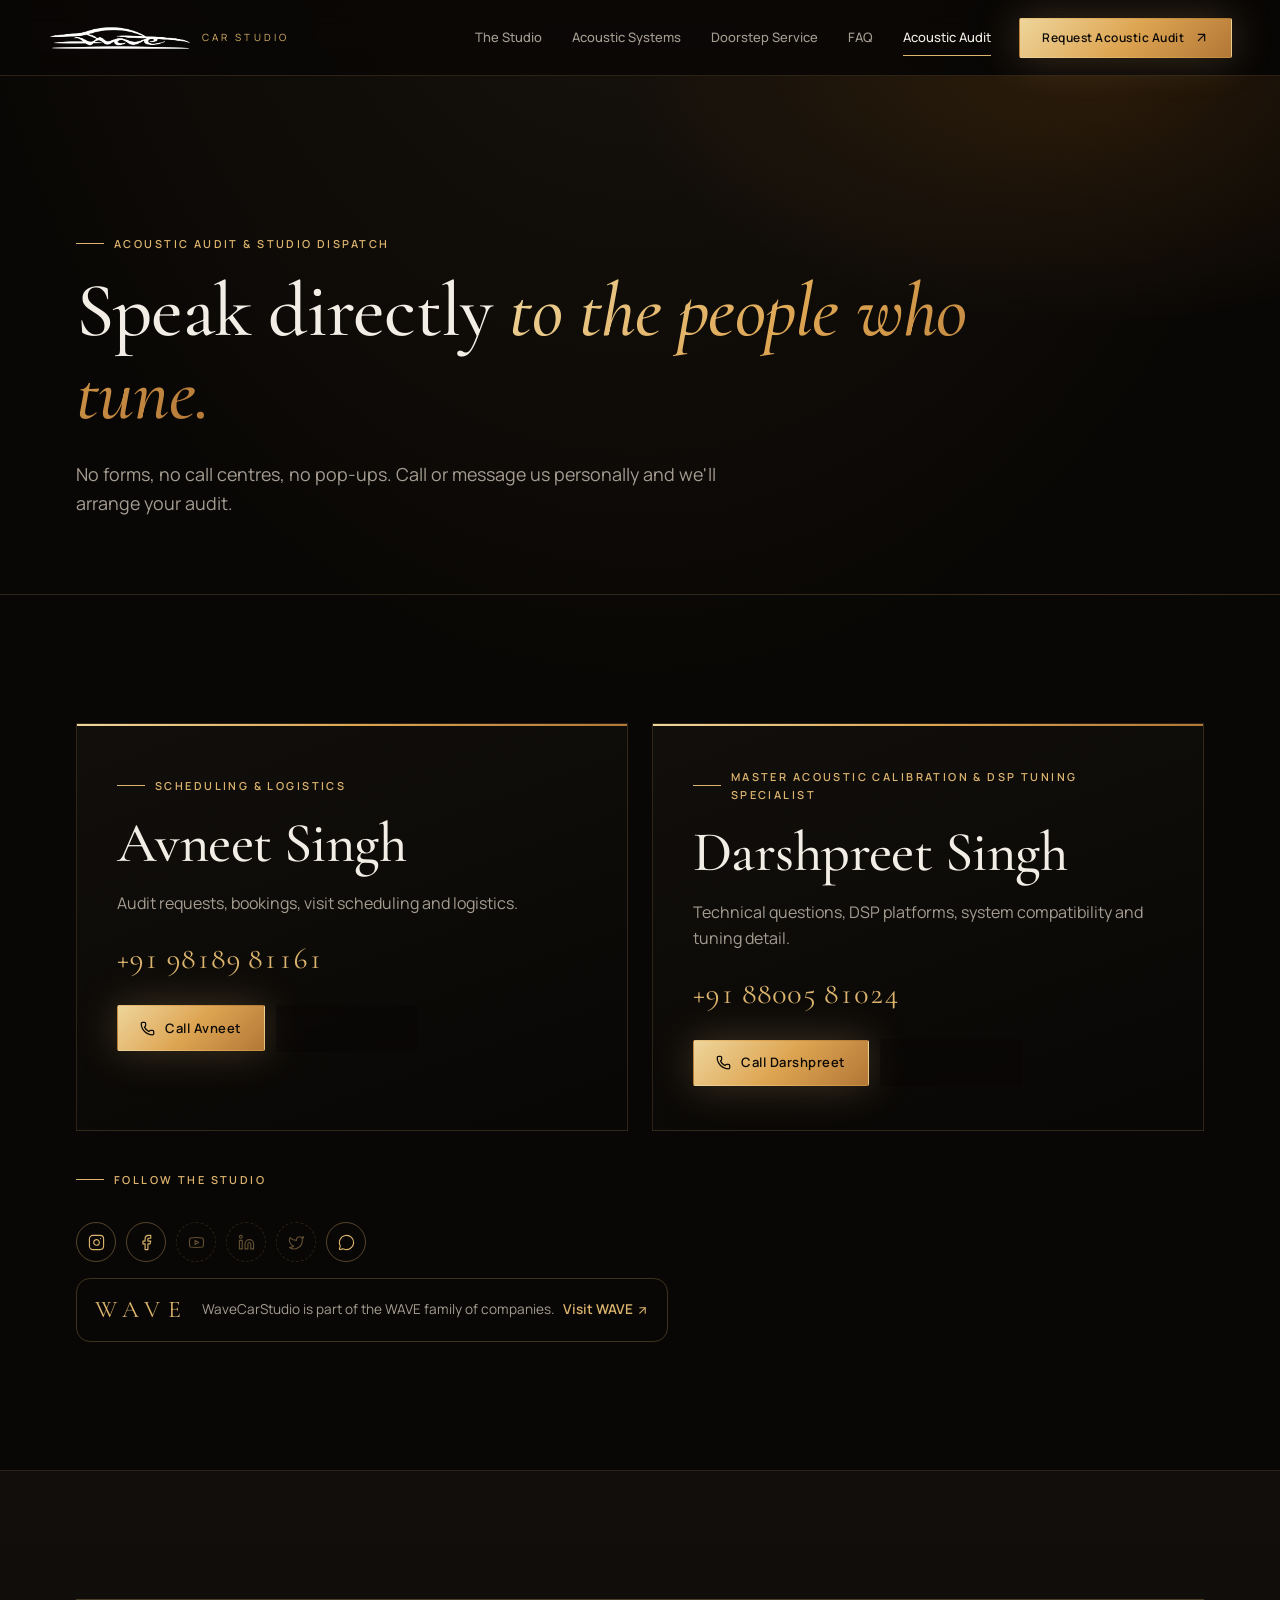
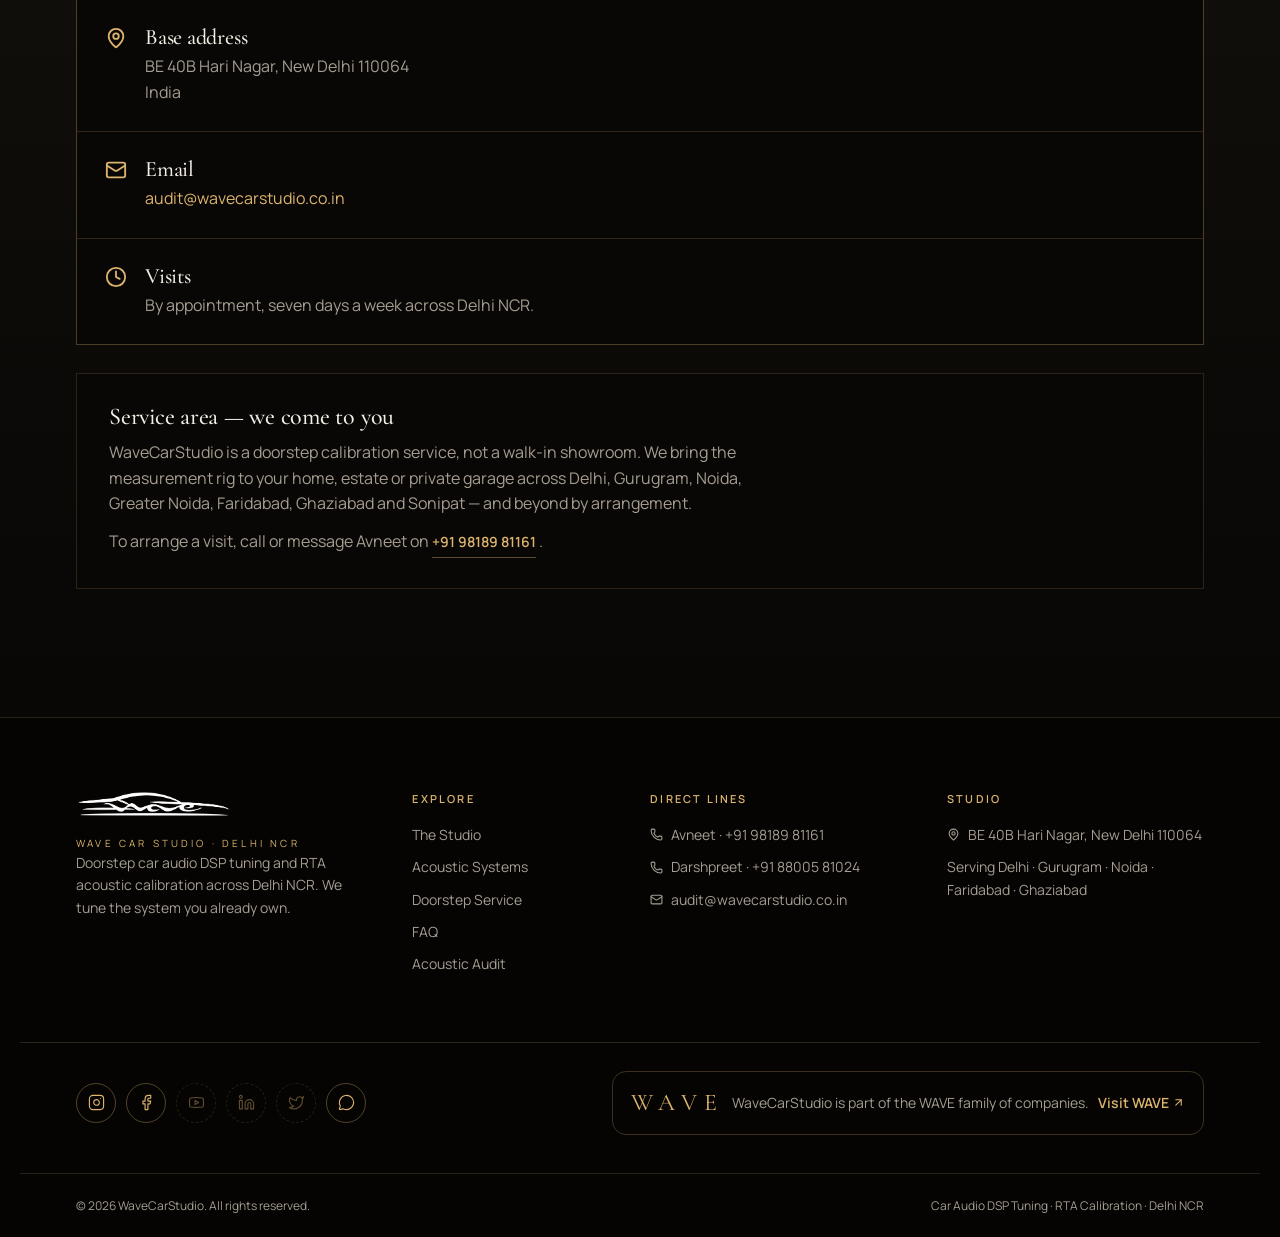
<file: audit.html>
<!DOCTYPE html>
<html lang="en">
  <head>
    <meta charset="utf-8" />
    <meta name="viewport" content="width=device-width, initial-scale=1" />
    <link rel="preload" as="image" href="img/wave-car-studio.png" />
    <link rel="stylesheet" href="css/styles.css" />
    <link
      rel="stylesheet"
      href="https://fonts.googleapis.com/css2?family=Cormorant+Garamond:ital,wght@0,400;0,500;0,600;1,400;1,500&amp;family=Manrope:wght@300;400;500;600;700&amp;display=swap"
    />
    <title>Acoustic Audit | WaveCarStudio Car Audio DSP Tuning, Delhi NCR</title>
    <meta name="author" content="WaveCarStudio" />
    <meta
      name="description"
      content="Request a doorstep car audio acoustic audit. Call Avneet Singh +91 98189 81161 or DSP specialist Darshpreet Singh +91 88005 81024. Studio: BE 40B Hari Nagar, New Delhi 110064."
    />
    <meta name="robots" content="index, follow" />
    <meta name="theme-color" content="#0a0a0b" />
    <meta property="og:title" content="Acoustic Audit | WaveCarStudio Car Audio DSP Tuning, Delhi NCR" />
    <meta
      property="og:description"
      content="Request a doorstep car audio acoustic audit. Call Avneet Singh +91 98189 81161 or DSP specialist Darshpreet Singh +91 88005 81024. Studio: BE 40B Hari Nagar, New Delhi 110064."
    />
    <meta property="og:url" content="https://wavecarstudio.co.in/audit.html" />
    <meta property="og:type" content="website" />
    <meta property="og:site_name" content="WaveCarStudio" />
    <meta property="og:image" content="https://wavecarstudio.co.in/og-image.jpg" />
    <meta property="og:image:width" content="1200" />
    <meta property="og:image:height" content="630" />
    <meta property="og:image:type" content="image/jpeg" />
    <meta
      property="og:image:alt"
      content="WaveCarStudio — doorstep car audio DSP tuning and RTA calibration, Delhi NCR"
    />
    <meta property="og:locale" content="en_IN" />
    <meta name="twitter:card" content="summary_large_image" />
    <meta name="twitter:title" content="Acoustic Audit | WaveCarStudio Car Audio DSP Tuning, Delhi NCR" />
    <meta
      name="twitter:description"
      content="Request a doorstep car audio acoustic audit. Call Avneet Singh +91 98189 81161 or DSP specialist Darshpreet Singh +91 88005 81024. Studio: BE 40B Hari Nagar, New Delhi 110064."
    />
    <meta name="twitter:image" content="https://wavecarstudio.co.in/og-image.jpg" />
    <meta name="twitter:image:alt" content="WaveCarStudio — doorstep car audio DSP tuning, Delhi NCR" />
    <link rel="icon" href="favicon.png" type="image/png" />
    <link rel="icon" href="icon-512.png" type="image/png" sizes="512x512" />
    <link rel="apple-touch-icon" href="apple-touch-icon.png" />
    <link rel="canonical" href="https://wavecarstudio.co.in/audit.html" />
    <script type="application/ld+json">
      {
        "@context": "https://schema.org",
        "@type": ["AutoRepair", "LocalBusiness"],
        "@id": "https://wavecarstudio.co.in/#business",
        "name": "WaveCarStudio",
        "description": "Doorstep car audio DSP tuning and RTA acoustic calibration studio serving Delhi NCR.",
        "url": "https://wavecarstudio.co.in",
        "email": "audit@wavecarstudio.co.in",
        "telephone": "+91-98189-81161",
        "image": "https://wavecarstudio.co.in/og-image.jpg",
        "logo": "https://wavecarstudio.co.in/icon-512.png",
        "priceRange": "₹₹₹",
        "address": {
          "@type": "PostalAddress",
          "streetAddress": "BE 40B Hari Nagar",
          "addressLocality": "New Delhi",
          "postalCode": "110064",
          "addressRegion": "Delhi",
          "addressCountry": "IN"
        },
        "areaServed": [
          { "@type": "City", "name": "Delhi" },
          { "@type": "City", "name": "Gurugram" },
          { "@type": "City", "name": "Noida" },
          { "@type": "City", "name": "Faridabad" },
          { "@type": "City", "name": "Ghaziabad" },
          { "@type": "City", "name": "Greater Noida" },
          { "@type": "City", "name": "Sonipat" }
        ],
        "sameAs": [
          "https://www.instagram.com/wavecarstudio/",
          "https://www.facebook.com/profile.php?id=61595547972272"
        ],
        "contactPoint": [
          {
            "@type": "ContactPoint",
            "telephone": "+919818981161",
            "contactType": "Scheduling & Logistics",
            "name": "Avneet Singh",
            "areaServed": "IN",
            "availableLanguage": ["English", "Hindi", "Punjabi"]
          },
          {
            "@type": "ContactPoint",
            "telephone": "+918800581024",
            "contactType": "Master Acoustic Calibration & DSP Tuning Specialist",
            "name": "Darshpreet Singh",
            "areaServed": "IN",
            "availableLanguage": ["English", "Hindi", "Punjabi"]
          }
        ],
        "employee": [
          {
            "@type": "Person",
            "name": "Avneet Singh",
            "jobTitle": "Scheduling & Logistics",
            "telephone": "+919818981161"
          },
          {
            "@type": "Person",
            "name": "Darshpreet Singh",
            "jobTitle": "Master Acoustic Calibration & DSP Tuning Specialist",
            "telephone": "+918800581024"
          }
        ],
        "makesOffer": [
          { "@type": "Offer", "itemOffered": { "@type": "Service", "name": "Car audio DSP tuning" } },
          { "@type": "Offer", "itemOffered": { "@type": "Service", "name": "RTA acoustic calibration" } },
          {
            "@type": "Offer",
            "itemOffered": { "@type": "Service", "name": "Doorstep diagnostic acoustic audit" }
          },
          {
            "@type": "Offer",
            "itemOffered": { "@type": "Service", "name": "Time alignment and phase correction" }
          },
          {
            "@type": "Offer",
            "itemOffered": { "@type": "Service", "name": "Factory premium audio system tuning" }
          }
        ]
      }
    </script>
    <link rel="icon" href="favicon.ico" sizes="any" />
    <link rel="manifest" href="site.webmanifest" />
  </head>
  <body>
    <header class="hdr" data-open="false">
      <a class="hdr-brand" aria-label="WaveCarStudio home" href="index.html">
        <img src="img/wave-car-studio.png" alt="Wave Car Studio" width="160" height="29" />
        <span class="brand-sub">Car Studio</span>
      </a>
      <nav class="hdr-nav" aria-label="Main navigation">
        <a href="index.html">The Studio</a>
        <a href="acoustic-systems.html">Acoustic Systems</a>
        <a href="doorstep-service.html">Doorstep Service</a>
        <a href="faq.html">FAQ</a>
        <a class="active" href="audit.html" data-status="active" aria-current="page">Acoustic Audit</a>
      </nav>
      <a class="btn btn-gold hdr-cta active" href="audit.html" data-status="active" aria-current="page">
        Request Acoustic Audit
        <svg
          xmlns="http://www.w3.org/2000/svg"
          width="15"
          height="15"
          viewBox="0 0 24 24"
          fill="none"
          stroke="currentColor"
          stroke-width="2"
          stroke-linecap="round"
          stroke-linejoin="round"
          class="lucide lucide-arrow-up-right"
          aria-hidden="true"
        >
          <path d="M7 7h10v10"></path>
          <path d="M7 17 17 7"></path>
        </svg>
      </a>
      <button class="menu-btn" aria-label="Open menu" aria-expanded="false">
        <svg
          xmlns="http://www.w3.org/2000/svg"
          width="22"
          height="22"
          viewBox="0 0 24 24"
          fill="none"
          stroke="currentColor"
          stroke-width="2"
          stroke-linecap="round"
          stroke-linejoin="round"
          class="lucide lucide-menu"
          aria-hidden="true"
        >
          <path d="M4 5h16"></path>
          <path d="M4 12h16"></path>
          <path d="M4 19h16"></path>
        </svg>
      </button>
    </header>
    <main>
      <section class="phero">
        <div class="wrap">
          <p class="kicker">Acoustic Audit &amp; Studio Dispatch</p>
          <h1>
            Speak directly
            <em>to the people who tune.</em>
          </h1>
          <p class="lead">
            No forms, no call centres, no pop-ups. Call or message us personally and we&#x27;ll arrange your
            audit.
          </p>
        </div>
      </section>
      <section class="sec">
        <div class="wrap people">
          <article class="person">
            <p class="kicker">Scheduling &amp; Logistics</p>
            <h2>Avneet Singh</h2>
            <p>Audit requests, bookings, visit scheduling and logistics.</p>
            <a class="phone" href="tel:+919818981161">+91 98189 81161</a>
            <div class="btn-row">
              <a class="btn btn-gold" href="tel:+919818981161">
                <svg
                  xmlns="http://www.w3.org/2000/svg"
                  width="15"
                  height="15"
                  viewBox="0 0 24 24"
                  fill="none"
                  stroke="currentColor"
                  stroke-width="2"
                  stroke-linecap="round"
                  stroke-linejoin="round"
                  class="lucide lucide-phone"
                  aria-hidden="true"
                >
                  <path
                    d="M13.832 16.568a1 1 0 0 0 1.213-.303l.355-.465A2 2 0 0 1 17 15h3a2 2 0 0 1 2 2v3a2 2 0 0 1-2 2A18 18 0 0 1 2 4a2 2 0 0 1 2-2h3a2 2 0 0 1 2 2v3a2 2 0 0 1-.8 1.6l-.468.351a1 1 0 0 0-.292 1.233 14 14 0 0 0 6.392 6.384"
                  ></path>
                </svg>
                Call Avneet
              </a>
              <a
                class="btn btn-line"
                href="https://wa.me/919818981161?text=Hello%20Avneet%2C%20I&#x27;d%20like%20to%20book%20a%20doorstep%20acoustic%20audit%20with%20WaveCarStudio."
                target="_blank"
                rel="noopener noreferrer"
              >
                <svg
                  xmlns="http://www.w3.org/2000/svg"
                  width="15"
                  height="15"
                  viewBox="0 0 24 24"
                  fill="none"
                  stroke="currentColor"
                  stroke-width="2"
                  stroke-linecap="round"
                  stroke-linejoin="round"
                  class="lucide lucide-message-circle"
                  aria-hidden="true"
                >
                  <path
                    d="M2.992 16.342a2 2 0 0 1 .094 1.167l-1.065 3.29a1 1 0 0 0 1.236 1.168l3.413-.998a2 2 0 0 1 1.099.092 10 10 0 1 0-4.777-4.719"
                  ></path>
                </svg>
                WhatsApp
              </a>
            </div>
          </article>
          <article class="person">
            <p class="kicker">Master Acoustic Calibration &amp; DSP Tuning Specialist</p>
            <h2>Darshpreet Singh</h2>
            <p>Technical questions, DSP platforms, system compatibility and tuning detail.</p>
            <a class="phone" href="tel:+918800581024">+91 88005 81024</a>
            <div class="btn-row">
              <a class="btn btn-gold" href="tel:+918800581024">
                <svg
                  xmlns="http://www.w3.org/2000/svg"
                  width="15"
                  height="15"
                  viewBox="0 0 24 24"
                  fill="none"
                  stroke="currentColor"
                  stroke-width="2"
                  stroke-linecap="round"
                  stroke-linejoin="round"
                  class="lucide lucide-phone"
                  aria-hidden="true"
                >
                  <path
                    d="M13.832 16.568a1 1 0 0 0 1.213-.303l.355-.465A2 2 0 0 1 17 15h3a2 2 0 0 1 2 2v3a2 2 0 0 1-2 2A18 18 0 0 1 2 4a2 2 0 0 1 2-2h3a2 2 0 0 1 2 2v3a2 2 0 0 1-.8 1.6l-.468.351a1 1 0 0 0-.292 1.233 14 14 0 0 0 6.392 6.384"
                  ></path>
                </svg>
                Call Darshpreet
              </a>
              <a
                class="btn btn-line"
                href="https://wa.me/918800581024?text=Hello%20Darshpreet%2C%20I&#x27;d%20like%20to%20discuss%20DSP%20calibration%20for%20my%20car%20with%20WaveCarStudio."
                target="_blank"
                rel="noopener noreferrer"
              >
                <svg
                  xmlns="http://www.w3.org/2000/svg"
                  width="15"
                  height="15"
                  viewBox="0 0 24 24"
                  fill="none"
                  stroke="currentColor"
                  stroke-width="2"
                  stroke-linecap="round"
                  stroke-linejoin="round"
                  class="lucide lucide-message-circle"
                  aria-hidden="true"
                >
                  <path
                    d="M2.992 16.342a2 2 0 0 1 .094 1.167l-1.065 3.29a1 1 0 0 0 1.236 1.168l3.413-.998a2 2 0 0 1 1.099.092 10 10 0 1 0-4.777-4.719"
                  ></path>
                </svg>
                WhatsApp
              </a>
            </div>
          </article>
        </div>
        <div class="wrap social-block">
          <p class="kicker">Follow the studio</p>
          <div class="social" aria-label="Follow WaveCarStudio">
            <a
              href="https://www.instagram.com/wavecarstudio/"
              aria-label="Instagram"
              title="Instagram"
              target="_blank"
              rel="noopener noreferrer"
            >
              <svg
                xmlns="http://www.w3.org/2000/svg"
                width="17"
                height="17"
                viewBox="0 0 24 24"
                fill="none"
                stroke="currentColor"
                stroke-width="1.6"
                stroke-linecap="round"
                stroke-linejoin="round"
                class="lucide lucide-instagram"
                aria-hidden="true"
              >
                <rect width="20" height="20" x="2" y="2" rx="5" ry="5"></rect>
                <path d="M16 11.37A4 4 0 1 1 12.63 8 4 4 0 0 1 16 11.37z"></path>
                <line x1="17.5" x2="17.51" y1="6.5" y2="6.5"></line>
              </svg>
            </a>
            <a
              href="https://www.facebook.com/profile.php?id=61595547972272"
              aria-label="Facebook"
              title="Facebook"
              target="_blank"
              rel="noopener noreferrer"
            >
              <svg
                xmlns="http://www.w3.org/2000/svg"
                width="17"
                height="17"
                viewBox="0 0 24 24"
                fill="none"
                stroke="currentColor"
                stroke-width="1.6"
                stroke-linecap="round"
                stroke-linejoin="round"
                class="lucide lucide-facebook"
                aria-hidden="true"
              >
                <path d="M18 2h-3a5 5 0 0 0-5 5v3H7v4h3v8h4v-8h3l1-4h-4V7a1 1 0 0 1 1-1h3z"></path>
              </svg>
            </a>
            <span class="social-soon" aria-label="YouTube — coming soon" title="YouTube — coming soon">
              <svg
                xmlns="http://www.w3.org/2000/svg"
                width="17"
                height="17"
                viewBox="0 0 24 24"
                fill="none"
                stroke="currentColor"
                stroke-width="1.6"
                stroke-linecap="round"
                stroke-linejoin="round"
                class="lucide lucide-youtube"
                aria-hidden="true"
              >
                <path
                  d="M2.5 17a24.12 24.12 0 0 1 0-10 2 2 0 0 1 1.4-1.4 49.56 49.56 0 0 1 16.2 0A2 2 0 0 1 21.5 7a24.12 24.12 0 0 1 0 10 2 2 0 0 1-1.4 1.4 49.55 49.55 0 0 1-16.2 0A2 2 0 0 1 2.5 17"
                ></path>
                <path d="m10 15 5-3-5-3z"></path>
              </svg>
            </span>
            <span class="social-soon" aria-label="LinkedIn — coming soon" title="LinkedIn — coming soon">
              <svg
                xmlns="http://www.w3.org/2000/svg"
                width="17"
                height="17"
                viewBox="0 0 24 24"
                fill="none"
                stroke="currentColor"
                stroke-width="1.6"
                stroke-linecap="round"
                stroke-linejoin="round"
                class="lucide lucide-linkedin"
                aria-hidden="true"
              >
                <path
                  d="M16 8a6 6 0 0 1 6 6v7h-4v-7a2 2 0 0 0-2-2 2 2 0 0 0-2 2v7h-4v-7a6 6 0 0 1 6-6z"
                ></path>
                <rect width="4" height="12" x="2" y="9"></rect>
                <circle cx="4" cy="4" r="2"></circle>
              </svg>
            </span>
            <span class="social-soon" aria-label="X — coming soon" title="X — coming soon">
              <svg
                xmlns="http://www.w3.org/2000/svg"
                width="17"
                height="17"
                viewBox="0 0 24 24"
                fill="none"
                stroke="currentColor"
                stroke-width="1.6"
                stroke-linecap="round"
                stroke-linejoin="round"
                class="lucide lucide-twitter"
                aria-hidden="true"
              >
                <path
                  d="M22 4s-.7 2.1-2 3.4c1.6 10-9.4 17.3-18 11.6 2.2.1 4.4-.6 6-2C3 15.5.5 9.6 3 5c2.2 2.6 5.6 4.1 9 4-.9-4.2 4-6.6 7-3.8 1.1 0 3-1.2 3-1.2z"
                ></path>
              </svg>
            </span>
            <a
              href="https://wa.me/919818981161"
              aria-label="WhatsApp"
              title="WhatsApp"
              target="_blank"
              rel="noopener noreferrer"
            >
              <svg
                xmlns="http://www.w3.org/2000/svg"
                width="17"
                height="17"
                viewBox="0 0 24 24"
                fill="none"
                stroke="currentColor"
                stroke-width="1.6"
                stroke-linecap="round"
                stroke-linejoin="round"
                class="lucide lucide-message-circle"
                aria-hidden="true"
              >
                <path
                  d="M2.992 16.342a2 2 0 0 1 .094 1.167l-1.065 3.29a1 1 0 0 0 1.236 1.168l3.413-.998a2 2 0 0 1 1.099.092 10 10 0 1 0-4.777-4.719"
                ></path>
              </svg>
            </a>
          </div>
          <a class="wave-group" href="https://wave.net.in" target="_blank" rel="noopener noreferrer">
            <span class="wave-mark">WAVE</span>
            <span>
              WaveCarStudio is part of the WAVE family of companies.
              <b>
                Visit WAVE
                <svg
                  xmlns="http://www.w3.org/2000/svg"
                  width="13"
                  height="13"
                  viewBox="0 0 24 24"
                  fill="none"
                  stroke="currentColor"
                  stroke-width="2"
                  stroke-linecap="round"
                  stroke-linejoin="round"
                  class="lucide lucide-arrow-up-right"
                  aria-hidden="true"
                >
                  <path d="M7 7h10v10"></path>
                  <path d="M7 17 17 7"></path>
                </svg>
              </b>
            </span>
          </a>
        </div>
      </section>
      <section class="sec sec-alt">
        <div class="wrap">
          <div class="info">
            <div>
              <svg
                xmlns="http://www.w3.org/2000/svg"
                width="24"
                height="24"
                viewBox="0 0 24 24"
                fill="none"
                stroke="currentColor"
                stroke-width="2"
                stroke-linecap="round"
                stroke-linejoin="round"
                class="lucide lucide-map-pin"
                aria-hidden="true"
              >
                <path
                  d="M20 10c0 4.993-5.539 10.193-7.399 11.799a1 1 0 0 1-1.202 0C9.539 20.193 4 14.993 4 10a8 8 0 0 1 16 0"
                ></path>
                <circle cx="12" cy="10" r="3"></circle>
              </svg>
              <div>
                <h3>Base address</h3>
                <p>
                  BE 40B Hari Nagar, New Delhi 110064
                  <br />
                  India
                </p>
              </div>
            </div>
            <div>
              <svg
                xmlns="http://www.w3.org/2000/svg"
                width="24"
                height="24"
                viewBox="0 0 24 24"
                fill="none"
                stroke="currentColor"
                stroke-width="2"
                stroke-linecap="round"
                stroke-linejoin="round"
                class="lucide lucide-mail"
                aria-hidden="true"
              >
                <path d="m22 7-8.991 5.727a2 2 0 0 1-2.009 0L2 7"></path>
                <rect x="2" y="4" width="20" height="16" rx="2"></rect>
              </svg>
              <div>
                <h3>Email</h3>
                <p><a href="mailto:audit@wavecarstudio.co.in">audit@wavecarstudio.co.in</a></p>
              </div>
            </div>
            <div>
              <svg
                xmlns="http://www.w3.org/2000/svg"
                width="24"
                height="24"
                viewBox="0 0 24 24"
                fill="none"
                stroke="currentColor"
                stroke-width="2"
                stroke-linecap="round"
                stroke-linejoin="round"
                class="lucide lucide-clock"
                aria-hidden="true"
              >
                <circle cx="12" cy="12" r="10"></circle>
                <path d="M12 6v6l4 2"></path>
              </svg>
              <div>
                <h3>Visits</h3>
                <p>By appointment, seven days a week across Delhi NCR.</p>
              </div>
            </div>
          </div>
          <div class="service-area">
            <h3>Service area — we come to you</h3>
            <p>
              WaveCarStudio is a doorstep calibration service, not a walk-in showroom. We bring the
              measurement rig to your home, estate or private garage across Delhi, Gurugram, Noida, Greater
              Noida, Faridabad, Ghaziabad and Sonipat — and beyond by arrangement.
            </p>
            <p>
              To arrange a visit, call or message Avneet on
              <a class="link-gold" href="tel:+919818981161">+91 98189 81161</a>
              .
            </p>
          </div>
        </div>
      </section>
    </main>
    <footer class="ftr">
      <div class="ftr-grid">
        <div>
          <img src="img/wave-car-studio.png" alt="WaveCarStudio" class="ftr-logo" width="180" height="32" />
          <span class="brand-sub ftr-sub">Wave Car Studio · Delhi NCR</span>
          <p>
            Doorstep car audio DSP tuning and RTA acoustic calibration across Delhi NCR. We tune the system
            you already own.
          </p>
        </div>
        <div>
          <h4>Explore</h4>
          <a href="index.html">The Studio</a>
          <a href="acoustic-systems.html">Acoustic Systems</a>
          <a href="doorstep-service.html">Doorstep Service</a>
          <a href="faq.html">FAQ</a>
          <a class="active" href="audit.html" data-status="active" aria-current="page">Acoustic Audit</a>
        </div>
        <div>
          <h4>Direct Lines</h4>
          <a href="tel:+919818981161">
            <svg
              xmlns="http://www.w3.org/2000/svg"
              width="13"
              height="13"
              viewBox="0 0 24 24"
              fill="none"
              stroke="currentColor"
              stroke-width="2"
              stroke-linecap="round"
              stroke-linejoin="round"
              class="lucide lucide-phone"
              aria-hidden="true"
            >
              <path
                d="M13.832 16.568a1 1 0 0 0 1.213-.303l.355-.465A2 2 0 0 1 17 15h3a2 2 0 0 1 2 2v3a2 2 0 0 1-2 2A18 18 0 0 1 2 4a2 2 0 0 1 2-2h3a2 2 0 0 1 2 2v3a2 2 0 0 1-.8 1.6l-.468.351a1 1 0 0 0-.292 1.233 14 14 0 0 0 6.392 6.384"
              ></path>
            </svg>
            Avneet · +91 98189 81161
          </a>
          <a href="tel:+918800581024">
            <svg
              xmlns="http://www.w3.org/2000/svg"
              width="13"
              height="13"
              viewBox="0 0 24 24"
              fill="none"
              stroke="currentColor"
              stroke-width="2"
              stroke-linecap="round"
              stroke-linejoin="round"
              class="lucide lucide-phone"
              aria-hidden="true"
            >
              <path
                d="M13.832 16.568a1 1 0 0 0 1.213-.303l.355-.465A2 2 0 0 1 17 15h3a2 2 0 0 1 2 2v3a2 2 0 0 1-2 2A18 18 0 0 1 2 4a2 2 0 0 1 2-2h3a2 2 0 0 1 2 2v3a2 2 0 0 1-.8 1.6l-.468.351a1 1 0 0 0-.292 1.233 14 14 0 0 0 6.392 6.384"
              ></path>
            </svg>
            Darshpreet · +91 88005 81024
          </a>
          <a href="mailto:audit@wavecarstudio.co.in">
            <svg
              xmlns="http://www.w3.org/2000/svg"
              width="13"
              height="13"
              viewBox="0 0 24 24"
              fill="none"
              stroke="currentColor"
              stroke-width="2"
              stroke-linecap="round"
              stroke-linejoin="round"
              class="lucide lucide-mail"
              aria-hidden="true"
            >
              <path d="m22 7-8.991 5.727a2 2 0 0 1-2.009 0L2 7"></path>
              <rect x="2" y="4" width="20" height="16" rx="2"></rect>
            </svg>
            audit@wavecarstudio.co.in
          </a>
        </div>
        <div>
          <h4>Studio</h4>
          <p class="ftr-addr">
            <svg
              xmlns="http://www.w3.org/2000/svg"
              width="13"
              height="13"
              viewBox="0 0 24 24"
              fill="none"
              stroke="currentColor"
              stroke-width="2"
              stroke-linecap="round"
              stroke-linejoin="round"
              class="lucide lucide-map-pin"
              aria-hidden="true"
            >
              <path
                d="M20 10c0 4.993-5.539 10.193-7.399 11.799a1 1 0 0 1-1.202 0C9.539 20.193 4 14.993 4 10a8 8 0 0 1 16 0"
              ></path>
              <circle cx="12" cy="10" r="3"></circle>
            </svg>
            BE 40B Hari Nagar, New Delhi 110064
          </p>
          <p>Serving Delhi · Gurugram · Noida · Faridabad · Ghaziabad</p>
        </div>
      </div>
      <div class="ftr-social">
        <div class="social" aria-label="Follow WaveCarStudio">
          <a
            href="https://www.instagram.com/wavecarstudio/"
            aria-label="Instagram"
            title="Instagram"
            target="_blank"
            rel="noopener noreferrer"
          >
            <svg
              xmlns="http://www.w3.org/2000/svg"
              width="17"
              height="17"
              viewBox="0 0 24 24"
              fill="none"
              stroke="currentColor"
              stroke-width="1.6"
              stroke-linecap="round"
              stroke-linejoin="round"
              class="lucide lucide-instagram"
              aria-hidden="true"
            >
              <rect width="20" height="20" x="2" y="2" rx="5" ry="5"></rect>
              <path d="M16 11.37A4 4 0 1 1 12.63 8 4 4 0 0 1 16 11.37z"></path>
              <line x1="17.5" x2="17.51" y1="6.5" y2="6.5"></line>
            </svg>
          </a>
          <a
            href="https://www.facebook.com/profile.php?id=61595547972272"
            aria-label="Facebook"
            title="Facebook"
            target="_blank"
            rel="noopener noreferrer"
          >
            <svg
              xmlns="http://www.w3.org/2000/svg"
              width="17"
              height="17"
              viewBox="0 0 24 24"
              fill="none"
              stroke="currentColor"
              stroke-width="1.6"
              stroke-linecap="round"
              stroke-linejoin="round"
              class="lucide lucide-facebook"
              aria-hidden="true"
            >
              <path d="M18 2h-3a5 5 0 0 0-5 5v3H7v4h3v8h4v-8h3l1-4h-4V7a1 1 0 0 1 1-1h3z"></path>
            </svg>
          </a>
          <span class="social-soon" aria-label="YouTube — coming soon" title="YouTube — coming soon">
            <svg
              xmlns="http://www.w3.org/2000/svg"
              width="17"
              height="17"
              viewBox="0 0 24 24"
              fill="none"
              stroke="currentColor"
              stroke-width="1.6"
              stroke-linecap="round"
              stroke-linejoin="round"
              class="lucide lucide-youtube"
              aria-hidden="true"
            >
              <path
                d="M2.5 17a24.12 24.12 0 0 1 0-10 2 2 0 0 1 1.4-1.4 49.56 49.56 0 0 1 16.2 0A2 2 0 0 1 21.5 7a24.12 24.12 0 0 1 0 10 2 2 0 0 1-1.4 1.4 49.55 49.55 0 0 1-16.2 0A2 2 0 0 1 2.5 17"
              ></path>
              <path d="m10 15 5-3-5-3z"></path>
            </svg>
          </span>
          <span class="social-soon" aria-label="LinkedIn — coming soon" title="LinkedIn — coming soon">
            <svg
              xmlns="http://www.w3.org/2000/svg"
              width="17"
              height="17"
              viewBox="0 0 24 24"
              fill="none"
              stroke="currentColor"
              stroke-width="1.6"
              stroke-linecap="round"
              stroke-linejoin="round"
              class="lucide lucide-linkedin"
              aria-hidden="true"
            >
              <path d="M16 8a6 6 0 0 1 6 6v7h-4v-7a2 2 0 0 0-2-2 2 2 0 0 0-2 2v7h-4v-7a6 6 0 0 1 6-6z"></path>
              <rect width="4" height="12" x="2" y="9"></rect>
              <circle cx="4" cy="4" r="2"></circle>
            </svg>
          </span>
          <span class="social-soon" aria-label="X — coming soon" title="X — coming soon">
            <svg
              xmlns="http://www.w3.org/2000/svg"
              width="17"
              height="17"
              viewBox="0 0 24 24"
              fill="none"
              stroke="currentColor"
              stroke-width="1.6"
              stroke-linecap="round"
              stroke-linejoin="round"
              class="lucide lucide-twitter"
              aria-hidden="true"
            >
              <path
                d="M22 4s-.7 2.1-2 3.4c1.6 10-9.4 17.3-18 11.6 2.2.1 4.4-.6 6-2C3 15.5.5 9.6 3 5c2.2 2.6 5.6 4.1 9 4-.9-4.2 4-6.6 7-3.8 1.1 0 3-1.2 3-1.2z"
              ></path>
            </svg>
          </span>
          <a
            href="https://wa.me/919818981161"
            aria-label="WhatsApp"
            title="WhatsApp"
            target="_blank"
            rel="noopener noreferrer"
          >
            <svg
              xmlns="http://www.w3.org/2000/svg"
              width="17"
              height="17"
              viewBox="0 0 24 24"
              fill="none"
              stroke="currentColor"
              stroke-width="1.6"
              stroke-linecap="round"
              stroke-linejoin="round"
              class="lucide lucide-message-circle"
              aria-hidden="true"
            >
              <path
                d="M2.992 16.342a2 2 0 0 1 .094 1.167l-1.065 3.29a1 1 0 0 0 1.236 1.168l3.413-.998a2 2 0 0 1 1.099.092 10 10 0 1 0-4.777-4.719"
              ></path>
            </svg>
          </a>
        </div>
        <a class="wave-group" href="https://wave.net.in" target="_blank" rel="noopener noreferrer">
          <span class="wave-mark">WAVE</span>
          <span>
            WaveCarStudio is part of the WAVE family of companies.
            <b>
              Visit WAVE
              <svg
                xmlns="http://www.w3.org/2000/svg"
                width="13"
                height="13"
                viewBox="0 0 24 24"
                fill="none"
                stroke="currentColor"
                stroke-width="2"
                stroke-linecap="round"
                stroke-linejoin="round"
                class="lucide lucide-arrow-up-right"
                aria-hidden="true"
              >
                <path d="M7 7h10v10"></path>
                <path d="M7 17 17 7"></path>
              </svg>
            </b>
          </span>
        </a>
      </div>
      <div class="ftr-base">
        <span>© 2026 WaveCarStudio. All rights reserved.</span>
        <span>Car Audio DSP Tuning · RTA Calibration · Delhi NCR</span>
      </div>
    </footer>
    <script src="js/site.js" defer></script>
  </body>
</html>
</file>
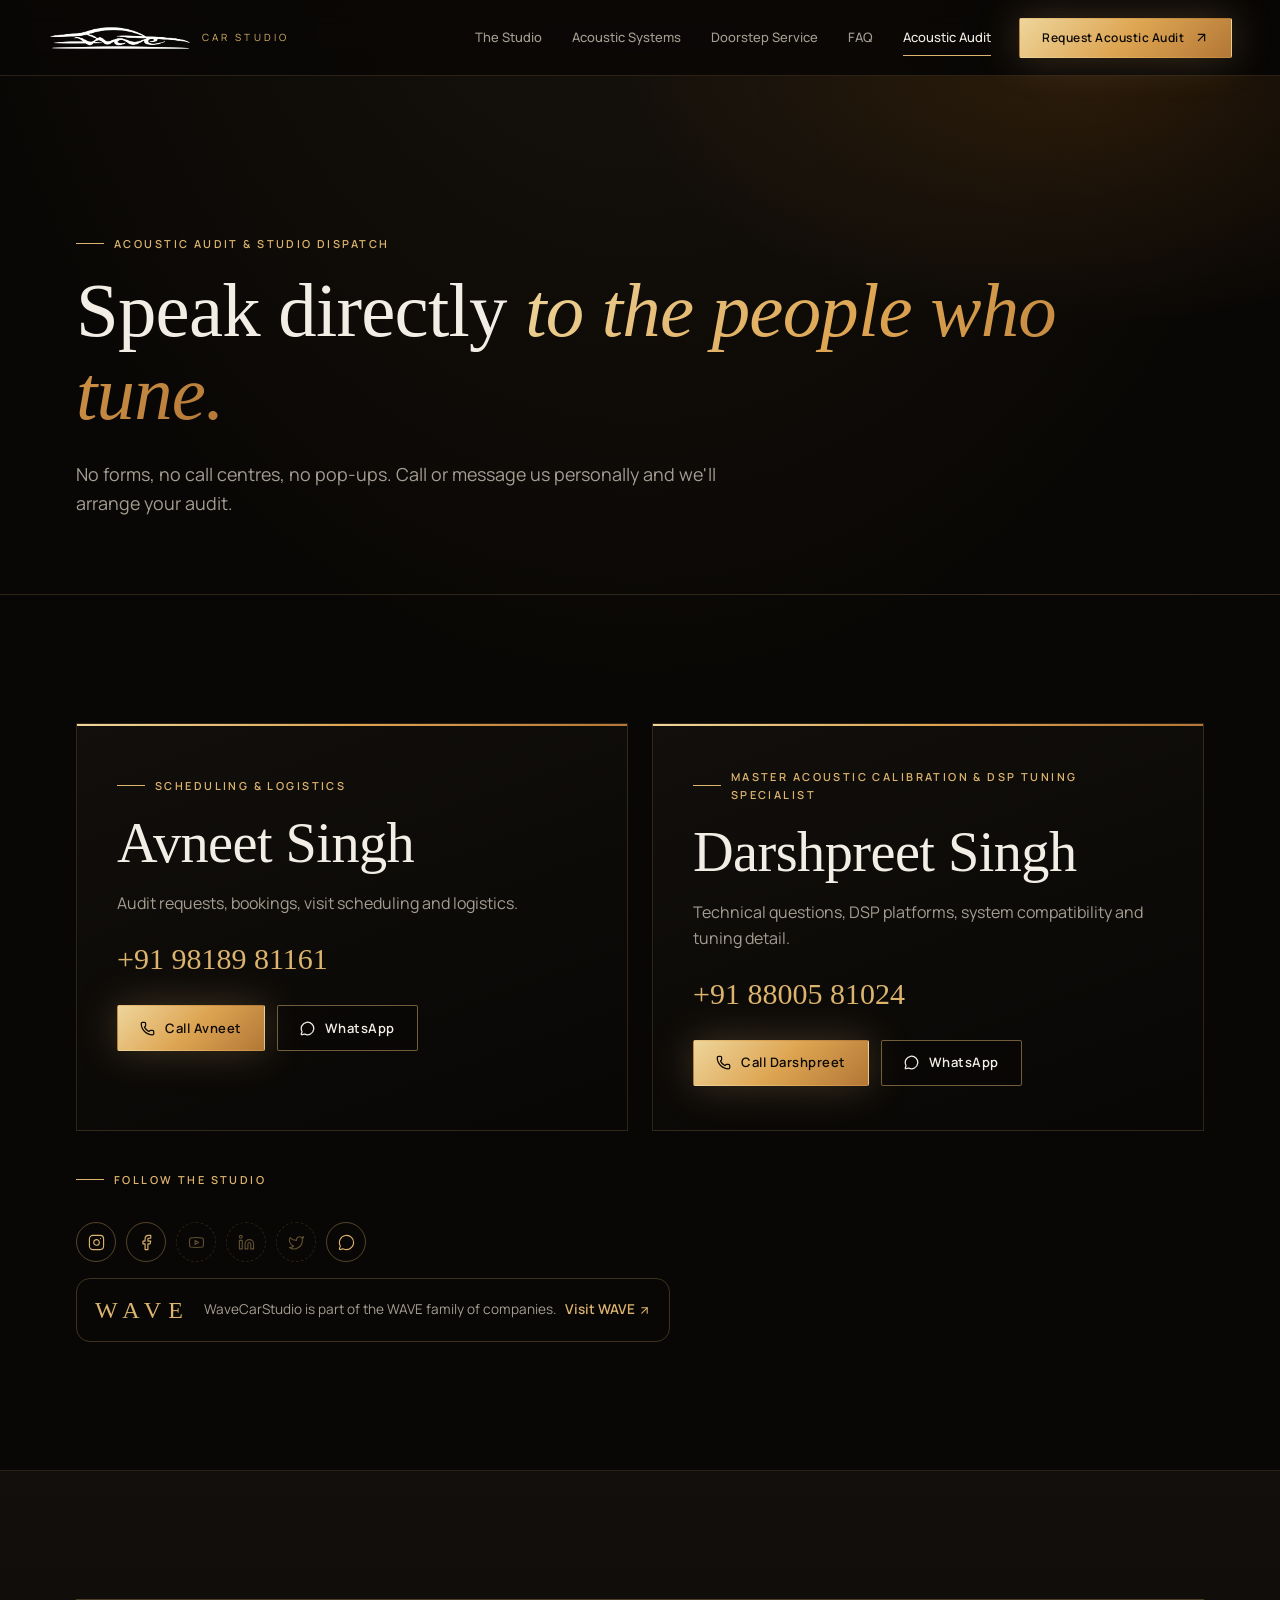
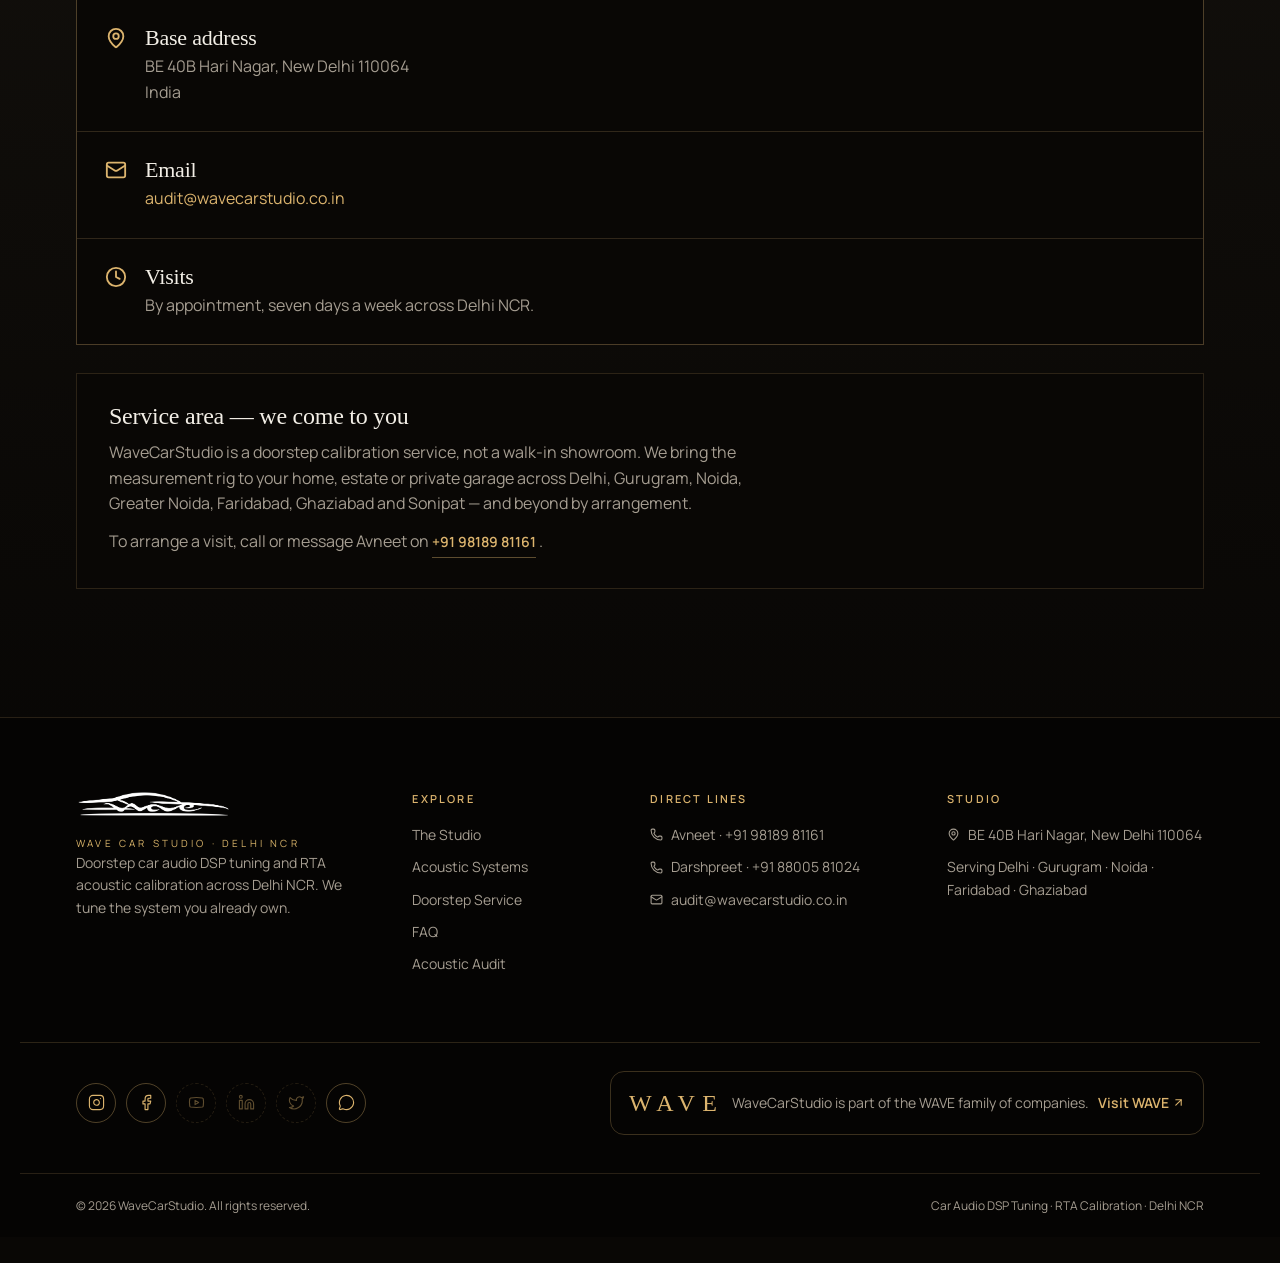
<file: concierge.html>
<!DOCTYPE html>
<html lang="en">
<head>
  <meta charset="utf-8">
  <meta name="viewport" content="width=device-width, initial-scale=1">
  <title>Redirecting to Acoustic Audit | WaveCarStudio</title>
  <meta name="robots" content="noindex, follow">
  <link rel="canonical" href="https://wavecarstudio.co.in/audit">
  <meta http-equiv="refresh" content="0; url=audit.html">
  <style>body{font-family:system-ui,sans-serif;background:#0a0a0b;color:#e8e4dc;display:flex;min-height:100vh;align-items:center;justify-content:center;margin:0}a{color:#d8b46a}</style>
</head>
<body>
  <p>This page has moved to the <a href="audit.html">Acoustic Audit</a> page.</p>
</body>
</html>
</file>
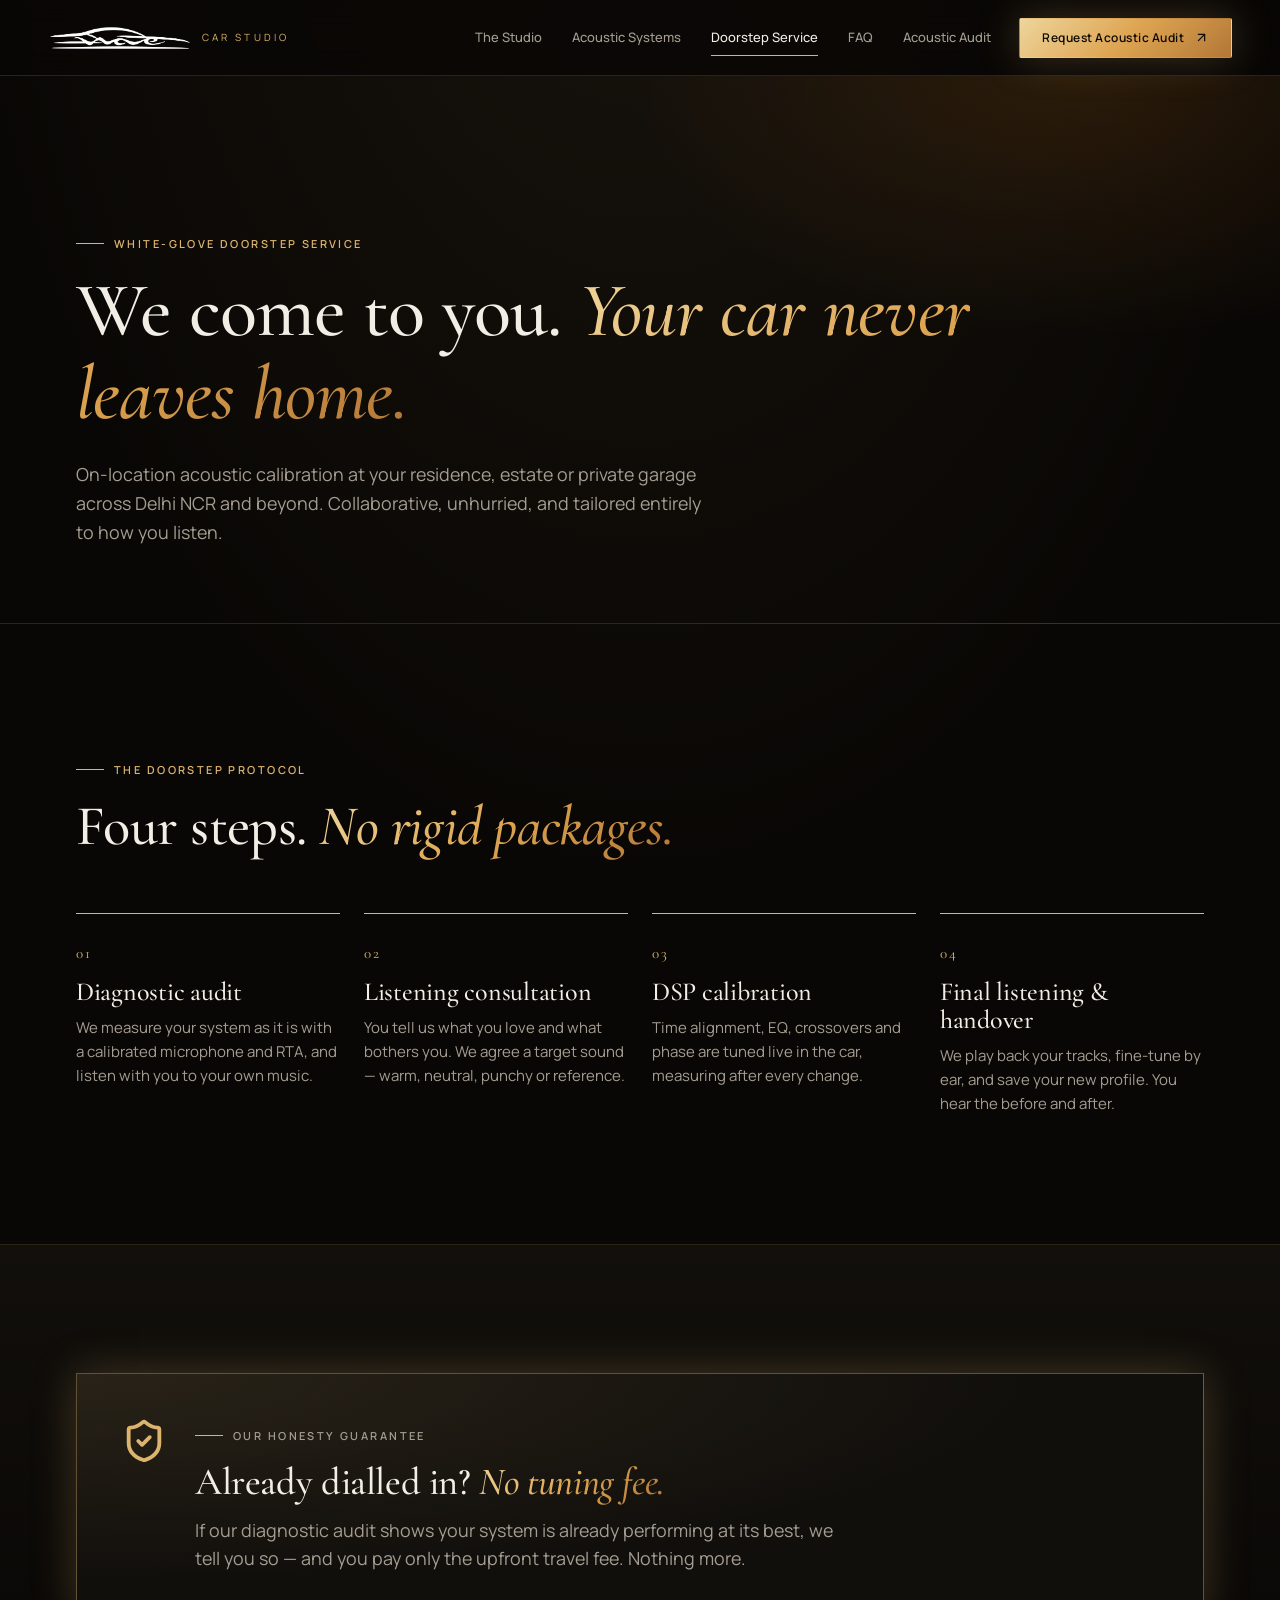
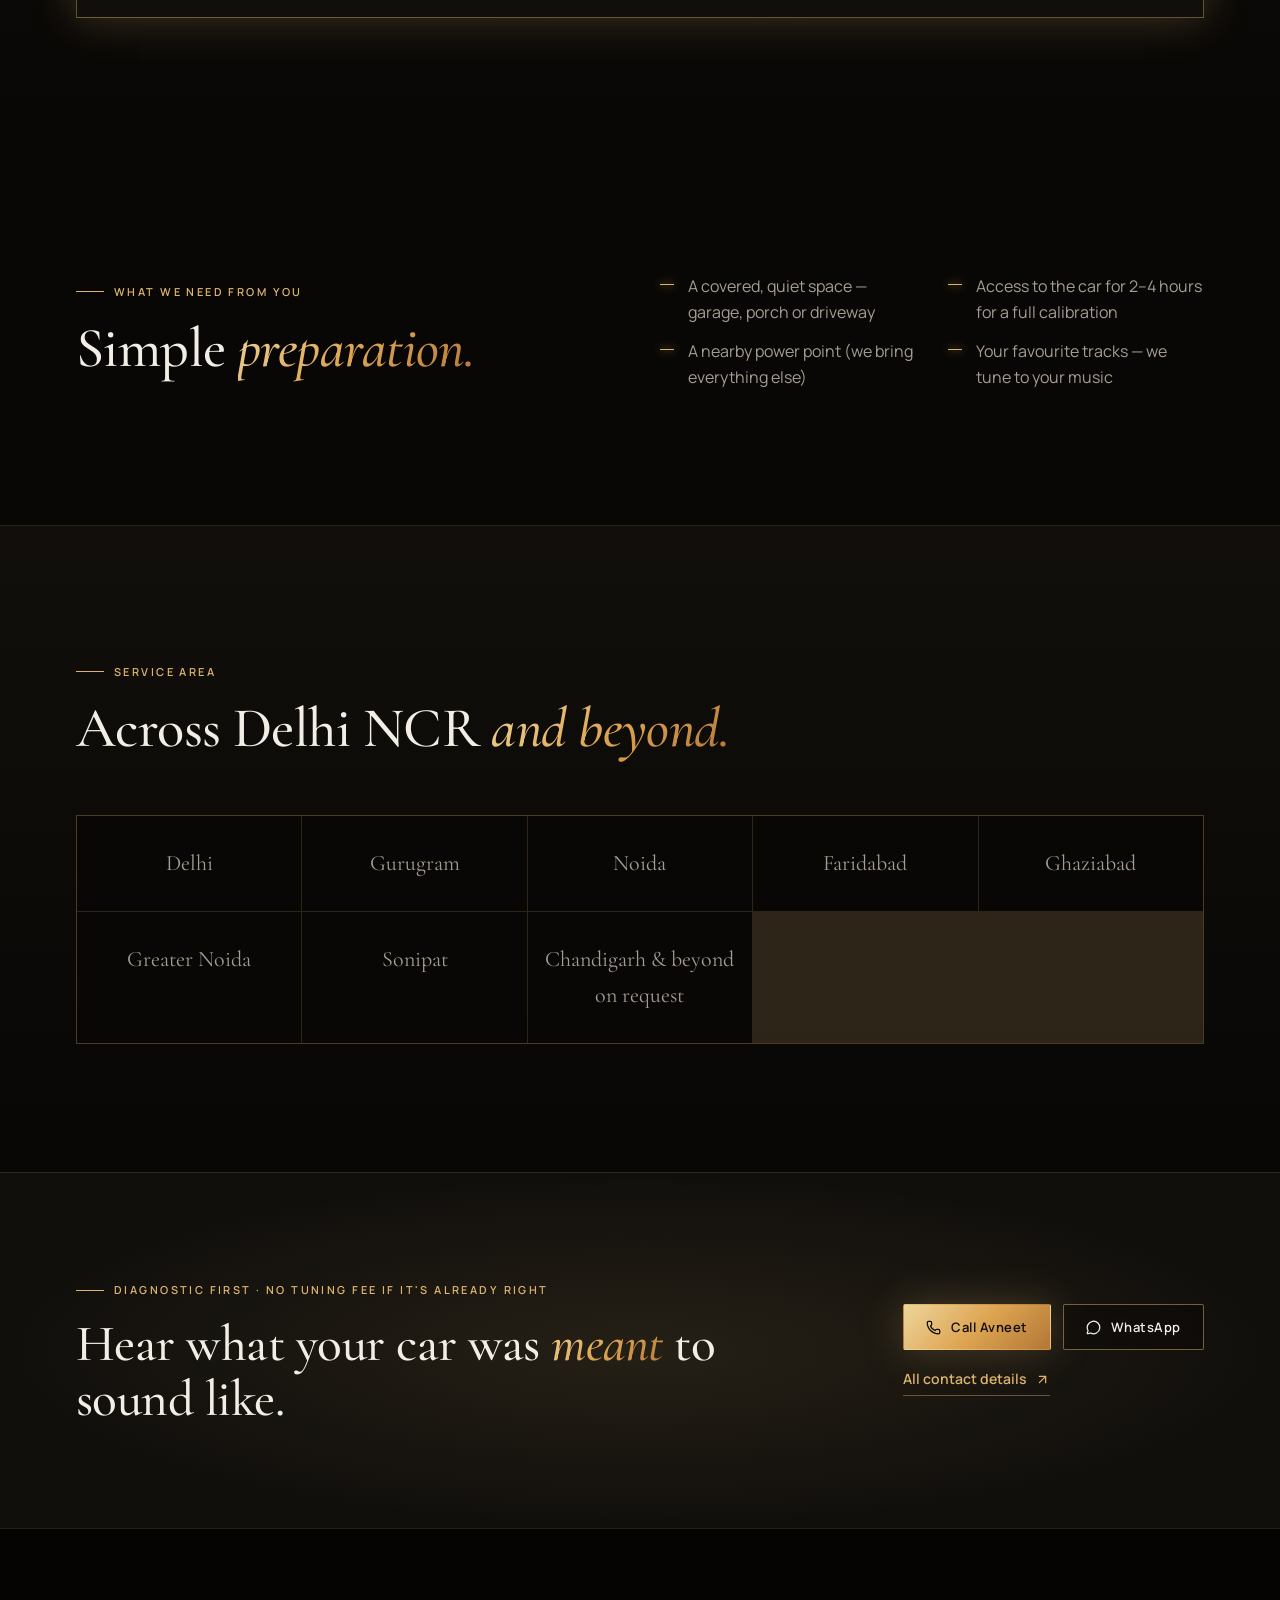
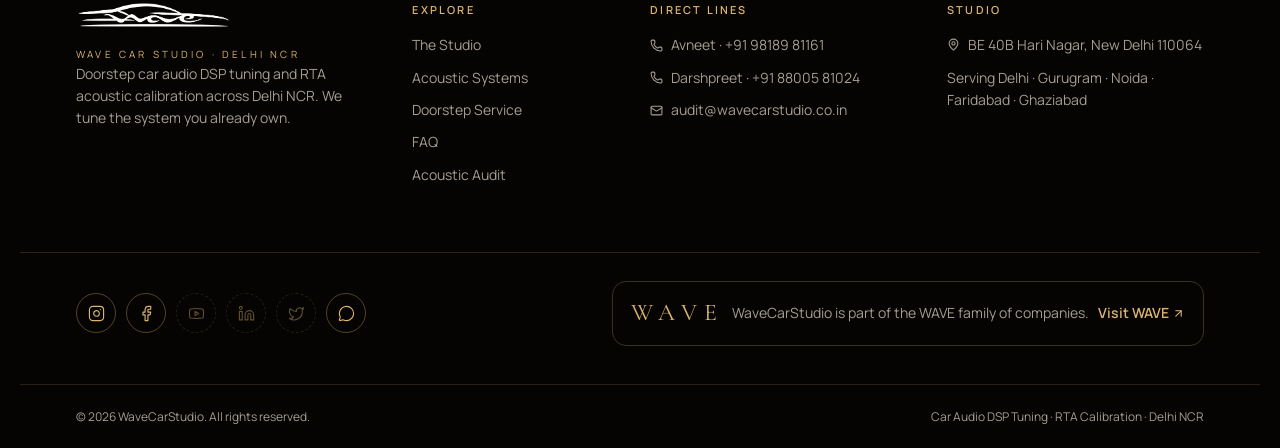
<file: doorstep-service.html>
<!DOCTYPE html>
<html lang="en">
  <head>
    <meta charset="utf-8" />
    <meta name="viewport" content="width=device-width, initial-scale=1" />
    <link rel="preload" as="image" href="img/wave-car-studio.png" />
    <link rel="stylesheet" href="css/styles.css" />
    <link
      rel="stylesheet"
      href="https://fonts.googleapis.com/css2?family=Cormorant+Garamond:ital,wght@0,400;0,500;0,600;1,400;1,500&amp;family=Manrope:wght@300;400;500;600;700&amp;display=swap"
    />
    <title>Doorstep Car Audio Tuning in Delhi NCR | Diagnostic Acoustic Audit | WaveCarStudio</title>
    <meta name="author" content="WaveCarStudio" />
    <meta
      name="description"
      content="White-glove doorstep car audio calibration at your home or garage in Delhi, Gurugram, Noida and beyond. Diagnostic audit first — no tuning fee if your system is already dialled in."
    />
    <meta name="robots" content="index, follow" />
    <meta name="theme-color" content="#0a0a0b" />
    <meta
      property="og:title"
      content="Doorstep Car Audio Tuning in Delhi NCR | Diagnostic Acoustic Audit | WaveCarStudio"
    />
    <meta
      property="og:description"
      content="White-glove doorstep car audio calibration at your home or garage in Delhi, Gurugram, Noida and beyond. Diagnostic audit first — no tuning fee if your system is already dialled in."
    />
    <meta property="og:url" content="https://wavecarstudio.co.in/doorstep-service.html" />
    <meta property="og:type" content="website" />
    <meta property="og:site_name" content="WaveCarStudio" />
    <meta property="og:image" content="https://wavecarstudio.co.in/og-image.jpg" />
    <meta property="og:image:width" content="1200" />
    <meta property="og:image:height" content="630" />
    <meta property="og:image:type" content="image/jpeg" />
    <meta
      property="og:image:alt"
      content="WaveCarStudio — doorstep car audio DSP tuning and RTA calibration, Delhi NCR"
    />
    <meta property="og:locale" content="en_IN" />
    <meta name="twitter:card" content="summary_large_image" />
    <meta
      name="twitter:title"
      content="Doorstep Car Audio Tuning in Delhi NCR | Diagnostic Acoustic Audit | WaveCarStudio"
    />
    <meta
      name="twitter:description"
      content="White-glove doorstep car audio calibration at your home or garage in Delhi, Gurugram, Noida and beyond. Diagnostic audit first — no tuning fee if your system is already dialled in."
    />
    <meta name="twitter:image" content="https://wavecarstudio.co.in/og-image.jpg" />
    <meta name="twitter:image:alt" content="WaveCarStudio — doorstep car audio DSP tuning, Delhi NCR" />
    <link rel="icon" href="favicon.png" type="image/png" />
    <link rel="icon" href="icon-512.png" type="image/png" sizes="512x512" />
    <link rel="apple-touch-icon" href="apple-touch-icon.png" />
    <link rel="canonical" href="https://wavecarstudio.co.in/doorstep-service.html" />
    <script type="application/ld+json">
      {
        "@context": "https://schema.org",
        "@type": ["AutoRepair", "LocalBusiness"],
        "@id": "https://wavecarstudio.co.in/#business",
        "name": "WaveCarStudio",
        "description": "Doorstep car audio DSP tuning and RTA acoustic calibration studio serving Delhi NCR.",
        "url": "https://wavecarstudio.co.in",
        "email": "audit@wavecarstudio.co.in",
        "telephone": "+91-98189-81161",
        "image": "https://wavecarstudio.co.in/og-image.jpg",
        "logo": "https://wavecarstudio.co.in/icon-512.png",
        "priceRange": "₹₹₹",
        "address": {
          "@type": "PostalAddress",
          "streetAddress": "BE 40B Hari Nagar",
          "addressLocality": "New Delhi",
          "postalCode": "110064",
          "addressRegion": "Delhi",
          "addressCountry": "IN"
        },
        "areaServed": [
          { "@type": "City", "name": "Delhi" },
          { "@type": "City", "name": "Gurugram" },
          { "@type": "City", "name": "Noida" },
          { "@type": "City", "name": "Faridabad" },
          { "@type": "City", "name": "Ghaziabad" },
          { "@type": "City", "name": "Greater Noida" },
          { "@type": "City", "name": "Sonipat" }
        ],
        "sameAs": [
          "https://www.instagram.com/wavecarstudio/",
          "https://www.facebook.com/profile.php?id=61595547972272"
        ],
        "contactPoint": [
          {
            "@type": "ContactPoint",
            "telephone": "+919818981161",
            "contactType": "Scheduling & Logistics",
            "name": "Avneet Singh",
            "areaServed": "IN",
            "availableLanguage": ["English", "Hindi", "Punjabi"]
          },
          {
            "@type": "ContactPoint",
            "telephone": "+918800581024",
            "contactType": "Master Acoustic Calibration & DSP Tuning Specialist",
            "name": "Darshpreet Singh",
            "areaServed": "IN",
            "availableLanguage": ["English", "Hindi", "Punjabi"]
          }
        ],
        "employee": [
          {
            "@type": "Person",
            "name": "Avneet Singh",
            "jobTitle": "Scheduling & Logistics",
            "telephone": "+919818981161"
          },
          {
            "@type": "Person",
            "name": "Darshpreet Singh",
            "jobTitle": "Master Acoustic Calibration & DSP Tuning Specialist",
            "telephone": "+918800581024"
          }
        ],
        "makesOffer": [
          { "@type": "Offer", "itemOffered": { "@type": "Service", "name": "Car audio DSP tuning" } },
          { "@type": "Offer", "itemOffered": { "@type": "Service", "name": "RTA acoustic calibration" } },
          {
            "@type": "Offer",
            "itemOffered": { "@type": "Service", "name": "Doorstep diagnostic acoustic audit" }
          },
          {
            "@type": "Offer",
            "itemOffered": { "@type": "Service", "name": "Time alignment and phase correction" }
          },
          {
            "@type": "Offer",
            "itemOffered": { "@type": "Service", "name": "Factory premium audio system tuning" }
          }
        ]
      }
    </script>
    <link rel="icon" href="favicon.ico" sizes="any" />
    <link rel="manifest" href="site.webmanifest" />
  </head>
  <body>
    <header class="hdr" data-open="false">
      <a class="hdr-brand" aria-label="WaveCarStudio home" href="index.html">
        <img src="img/wave-car-studio.png" alt="Wave Car Studio" width="160" height="29" />
        <span class="brand-sub">Car Studio</span>
      </a>
      <nav class="hdr-nav" aria-label="Main navigation">
        <a href="index.html">The Studio</a>
        <a href="acoustic-systems.html">Acoustic Systems</a>
        <a class="active" href="doorstep-service.html" data-status="active" aria-current="page">
          Doorstep Service
        </a>
        <a href="faq.html">FAQ</a>
        <a href="audit.html">Acoustic Audit</a>
      </nav>
      <a class="btn btn-gold hdr-cta" href="audit.html">
        Request Acoustic Audit
        <svg
          xmlns="http://www.w3.org/2000/svg"
          width="15"
          height="15"
          viewBox="0 0 24 24"
          fill="none"
          stroke="currentColor"
          stroke-width="2"
          stroke-linecap="round"
          stroke-linejoin="round"
          class="lucide lucide-arrow-up-right"
          aria-hidden="true"
        >
          <path d="M7 7h10v10"></path>
          <path d="M7 17 17 7"></path>
        </svg>
      </a>
      <button class="menu-btn" aria-label="Open menu" aria-expanded="false">
        <svg
          xmlns="http://www.w3.org/2000/svg"
          width="22"
          height="22"
          viewBox="0 0 24 24"
          fill="none"
          stroke="currentColor"
          stroke-width="2"
          stroke-linecap="round"
          stroke-linejoin="round"
          class="lucide lucide-menu"
          aria-hidden="true"
        >
          <path d="M4 5h16"></path>
          <path d="M4 12h16"></path>
          <path d="M4 19h16"></path>
        </svg>
      </button>
    </header>
    <main>
      <section class="phero">
        <div class="wrap">
          <p class="kicker">White-glove doorstep service</p>
          <h1>
            We come to you.
            <em>Your car never leaves home.</em>
          </h1>
          <p class="lead">
            On-location acoustic calibration at your residence, estate or private garage across Delhi NCR and
            beyond. Collaborative, unhurried, and tailored entirely to how you listen.
          </p>
        </div>
      </section>
      <section class="sec">
        <div class="wrap">
          <div class="sec-head">
            <p class="kicker">The doorstep protocol</p>
            <h2>
              Four steps.
              <em>No rigid packages.</em>
            </h2>
          </div>
          <ol class="steps">
            <li>
              <span class="num">01</span>
              <h3>Diagnostic audit</h3>
              <p>
                We measure your system as it is with a calibrated microphone and RTA, and listen with you to
                your own music.
              </p>
            </li>
            <li>
              <span class="num">02</span>
              <h3>Listening consultation</h3>
              <p>
                You tell us what you love and what bothers you. We agree a target sound — warm, neutral,
                punchy or reference.
              </p>
            </li>
            <li>
              <span class="num">03</span>
              <h3>DSP calibration</h3>
              <p>
                Time alignment, EQ, crossovers and phase are tuned live in the car, measuring after every
                change.
              </p>
            </li>
            <li>
              <span class="num">04</span>
              <h3>Final listening &amp; handover</h3>
              <p>
                We play back your tracks, fine-tune by ear, and save your new profile. You hear the before and
                after.
              </p>
            </li>
          </ol>
        </div>
      </section>
      <section class="sec sec-alt">
        <div class="wrap">
          <div class="callout">
            <svg
              xmlns="http://www.w3.org/2000/svg"
              width="24"
              height="24"
              viewBox="0 0 24 24"
              fill="none"
              stroke="currentColor"
              stroke-width="2"
              stroke-linecap="round"
              stroke-linejoin="round"
              class="lucide lucide-shield-check callout-ic"
              aria-hidden="true"
            >
              <path
                d="M20 13c0 5-3.5 7.5-7.66 8.95a1 1 0 0 1-.67-.01C7.5 20.5 4 18 4 13V6a1 1 0 0 1 1-1c2 0 4.5-1.2 6.24-2.72a1.17 1.17 0 0 1 1.52 0C14.51 3.81 17 5 19 5a1 1 0 0 1 1 1z"
              ></path>
              <path d="m9 12 2 2 4-4"></path>
            </svg>
            <div>
              <p class="kicker">Our honesty guarantee</p>
              <h2>
                Already dialled in?
                <em>No tuning fee.</em>
              </h2>
              <p class="lead">
                If our diagnostic audit shows your system is already performing at its best, we tell you so —
                and you pay only the upfront travel fee. Nothing more.
              </p>
            </div>
          </div>
        </div>
      </section>
      <section class="sec">
        <div class="wrap split">
          <div>
            <p class="kicker">What we need from you</p>
            <h2>
              Simple
              <em>preparation.</em>
            </h2>
          </div>
          <ul class="ticks">
            <li>A covered, quiet space — garage, porch or driveway</li>
            <li>Access to the car for 2–4 hours for a full calibration</li>
            <li>A nearby power point (we bring everything else)</li>
            <li>Your favourite tracks — we tune to your music</li>
          </ul>
        </div>
      </section>
      <section class="sec sec-alt">
        <div class="wrap">
          <div class="sec-head">
            <p class="kicker">Service area</p>
            <h2>
              Across Delhi NCR
              <em>and beyond.</em>
            </h2>
          </div>
          <ul class="brands">
            <li>Delhi</li>
            <li>Gurugram</li>
            <li>Noida</li>
            <li>Faridabad</li>
            <li>Ghaziabad</li>
            <li>Greater Noida</li>
            <li>Sonipat</li>
            <li>Chandigarh &amp; beyond on request</li>
          </ul>
        </div>
      </section>
      <section class="band">
        <div class="wrap band-in">
          <div>
            <p class="kicker">Diagnostic first · No tuning fee if it&#x27;s already right</p>
            <h2>
              Hear what your car was
              <em>meant</em>
              to sound like.
            </h2>
          </div>
          <div class="band-actions">
            <div class="btn-row">
              <a class="btn btn-gold" href="tel:+919818981161">
                <svg
                  xmlns="http://www.w3.org/2000/svg"
                  width="15"
                  height="15"
                  viewBox="0 0 24 24"
                  fill="none"
                  stroke="currentColor"
                  stroke-width="2"
                  stroke-linecap="round"
                  stroke-linejoin="round"
                  class="lucide lucide-phone"
                  aria-hidden="true"
                >
                  <path
                    d="M13.832 16.568a1 1 0 0 0 1.213-.303l.355-.465A2 2 0 0 1 17 15h3a2 2 0 0 1 2 2v3a2 2 0 0 1-2 2A18 18 0 0 1 2 4a2 2 0 0 1 2-2h3a2 2 0 0 1 2 2v3a2 2 0 0 1-.8 1.6l-.468.351a1 1 0 0 0-.292 1.233 14 14 0 0 0 6.392 6.384"
                  ></path>
                </svg>
                Call Avneet
              </a>
              <a
                class="btn btn-line"
                href="https://wa.me/919818981161?text=Hello%20Avneet%2C%20I&#x27;d%20like%20to%20book%20a%20doorstep%20acoustic%20audit%20with%20WaveCarStudio."
                target="_blank"
                rel="noopener noreferrer"
              >
                <svg
                  xmlns="http://www.w3.org/2000/svg"
                  width="15"
                  height="15"
                  viewBox="0 0 24 24"
                  fill="none"
                  stroke="currentColor"
                  stroke-width="2"
                  stroke-linecap="round"
                  stroke-linejoin="round"
                  class="lucide lucide-message-circle"
                  aria-hidden="true"
                >
                  <path
                    d="M2.992 16.342a2 2 0 0 1 .094 1.167l-1.065 3.29a1 1 0 0 0 1.236 1.168l3.413-.998a2 2 0 0 1 1.099.092 10 10 0 1 0-4.777-4.719"
                  ></path>
                </svg>
                WhatsApp
              </a>
            </div>
            <a class="link-gold" href="audit.html">
              All contact details
              <svg
                xmlns="http://www.w3.org/2000/svg"
                width="15"
                height="15"
                viewBox="0 0 24 24"
                fill="none"
                stroke="currentColor"
                stroke-width="2"
                stroke-linecap="round"
                stroke-linejoin="round"
                class="lucide lucide-arrow-up-right"
                aria-hidden="true"
              >
                <path d="M7 7h10v10"></path>
                <path d="M7 17 17 7"></path>
              </svg>
            </a>
          </div>
        </div>
      </section>
    </main>
    <footer class="ftr">
      <div class="ftr-grid">
        <div>
          <img src="img/wave-car-studio.png" alt="WaveCarStudio" class="ftr-logo" width="180" height="32" />
          <span class="brand-sub ftr-sub">Wave Car Studio · Delhi NCR</span>
          <p>
            Doorstep car audio DSP tuning and RTA acoustic calibration across Delhi NCR. We tune the system
            you already own.
          </p>
        </div>
        <div>
          <h4>Explore</h4>
          <a href="index.html">The Studio</a>
          <a href="acoustic-systems.html">Acoustic Systems</a>
          <a class="active" href="doorstep-service.html" data-status="active" aria-current="page">
            Doorstep Service
          </a>
          <a href="faq.html">FAQ</a>
          <a href="audit.html">Acoustic Audit</a>
        </div>
        <div>
          <h4>Direct Lines</h4>
          <a href="tel:+919818981161">
            <svg
              xmlns="http://www.w3.org/2000/svg"
              width="13"
              height="13"
              viewBox="0 0 24 24"
              fill="none"
              stroke="currentColor"
              stroke-width="2"
              stroke-linecap="round"
              stroke-linejoin="round"
              class="lucide lucide-phone"
              aria-hidden="true"
            >
              <path
                d="M13.832 16.568a1 1 0 0 0 1.213-.303l.355-.465A2 2 0 0 1 17 15h3a2 2 0 0 1 2 2v3a2 2 0 0 1-2 2A18 18 0 0 1 2 4a2 2 0 0 1 2-2h3a2 2 0 0 1 2 2v3a2 2 0 0 1-.8 1.6l-.468.351a1 1 0 0 0-.292 1.233 14 14 0 0 0 6.392 6.384"
              ></path>
            </svg>
            Avneet · +91 98189 81161
          </a>
          <a href="tel:+918800581024">
            <svg
              xmlns="http://www.w3.org/2000/svg"
              width="13"
              height="13"
              viewBox="0 0 24 24"
              fill="none"
              stroke="currentColor"
              stroke-width="2"
              stroke-linecap="round"
              stroke-linejoin="round"
              class="lucide lucide-phone"
              aria-hidden="true"
            >
              <path
                d="M13.832 16.568a1 1 0 0 0 1.213-.303l.355-.465A2 2 0 0 1 17 15h3a2 2 0 0 1 2 2v3a2 2 0 0 1-2 2A18 18 0 0 1 2 4a2 2 0 0 1 2-2h3a2 2 0 0 1 2 2v3a2 2 0 0 1-.8 1.6l-.468.351a1 1 0 0 0-.292 1.233 14 14 0 0 0 6.392 6.384"
              ></path>
            </svg>
            Darshpreet · +91 88005 81024
          </a>
          <a href="mailto:audit@wavecarstudio.co.in">
            <svg
              xmlns="http://www.w3.org/2000/svg"
              width="13"
              height="13"
              viewBox="0 0 24 24"
              fill="none"
              stroke="currentColor"
              stroke-width="2"
              stroke-linecap="round"
              stroke-linejoin="round"
              class="lucide lucide-mail"
              aria-hidden="true"
            >
              <path d="m22 7-8.991 5.727a2 2 0 0 1-2.009 0L2 7"></path>
              <rect x="2" y="4" width="20" height="16" rx="2"></rect>
            </svg>
            audit@wavecarstudio.co.in
          </a>
        </div>
        <div>
          <h4>Studio</h4>
          <p class="ftr-addr">
            <svg
              xmlns="http://www.w3.org/2000/svg"
              width="13"
              height="13"
              viewBox="0 0 24 24"
              fill="none"
              stroke="currentColor"
              stroke-width="2"
              stroke-linecap="round"
              stroke-linejoin="round"
              class="lucide lucide-map-pin"
              aria-hidden="true"
            >
              <path
                d="M20 10c0 4.993-5.539 10.193-7.399 11.799a1 1 0 0 1-1.202 0C9.539 20.193 4 14.993 4 10a8 8 0 0 1 16 0"
              ></path>
              <circle cx="12" cy="10" r="3"></circle>
            </svg>
            BE 40B Hari Nagar, New Delhi 110064
          </p>
          <p>Serving Delhi · Gurugram · Noida · Faridabad · Ghaziabad</p>
        </div>
      </div>
      <div class="ftr-social">
        <div class="social" aria-label="Follow WaveCarStudio">
          <a
            href="https://www.instagram.com/wavecarstudio/"
            aria-label="Instagram"
            title="Instagram"
            target="_blank"
            rel="noopener noreferrer"
          >
            <svg
              xmlns="http://www.w3.org/2000/svg"
              width="17"
              height="17"
              viewBox="0 0 24 24"
              fill="none"
              stroke="currentColor"
              stroke-width="1.6"
              stroke-linecap="round"
              stroke-linejoin="round"
              class="lucide lucide-instagram"
              aria-hidden="true"
            >
              <rect width="20" height="20" x="2" y="2" rx="5" ry="5"></rect>
              <path d="M16 11.37A4 4 0 1 1 12.63 8 4 4 0 0 1 16 11.37z"></path>
              <line x1="17.5" x2="17.51" y1="6.5" y2="6.5"></line>
            </svg>
          </a>
          <a
            href="https://www.facebook.com/profile.php?id=61595547972272"
            aria-label="Facebook"
            title="Facebook"
            target="_blank"
            rel="noopener noreferrer"
          >
            <svg
              xmlns="http://www.w3.org/2000/svg"
              width="17"
              height="17"
              viewBox="0 0 24 24"
              fill="none"
              stroke="currentColor"
              stroke-width="1.6"
              stroke-linecap="round"
              stroke-linejoin="round"
              class="lucide lucide-facebook"
              aria-hidden="true"
            >
              <path d="M18 2h-3a5 5 0 0 0-5 5v3H7v4h3v8h4v-8h3l1-4h-4V7a1 1 0 0 1 1-1h3z"></path>
            </svg>
          </a>
          <span class="social-soon" aria-label="YouTube — coming soon" title="YouTube — coming soon">
            <svg
              xmlns="http://www.w3.org/2000/svg"
              width="17"
              height="17"
              viewBox="0 0 24 24"
              fill="none"
              stroke="currentColor"
              stroke-width="1.6"
              stroke-linecap="round"
              stroke-linejoin="round"
              class="lucide lucide-youtube"
              aria-hidden="true"
            >
              <path
                d="M2.5 17a24.12 24.12 0 0 1 0-10 2 2 0 0 1 1.4-1.4 49.56 49.56 0 0 1 16.2 0A2 2 0 0 1 21.5 7a24.12 24.12 0 0 1 0 10 2 2 0 0 1-1.4 1.4 49.55 49.55 0 0 1-16.2 0A2 2 0 0 1 2.5 17"
              ></path>
              <path d="m10 15 5-3-5-3z"></path>
            </svg>
          </span>
          <span class="social-soon" aria-label="LinkedIn — coming soon" title="LinkedIn — coming soon">
            <svg
              xmlns="http://www.w3.org/2000/svg"
              width="17"
              height="17"
              viewBox="0 0 24 24"
              fill="none"
              stroke="currentColor"
              stroke-width="1.6"
              stroke-linecap="round"
              stroke-linejoin="round"
              class="lucide lucide-linkedin"
              aria-hidden="true"
            >
              <path d="M16 8a6 6 0 0 1 6 6v7h-4v-7a2 2 0 0 0-2-2 2 2 0 0 0-2 2v7h-4v-7a6 6 0 0 1 6-6z"></path>
              <rect width="4" height="12" x="2" y="9"></rect>
              <circle cx="4" cy="4" r="2"></circle>
            </svg>
          </span>
          <span class="social-soon" aria-label="X — coming soon" title="X — coming soon">
            <svg
              xmlns="http://www.w3.org/2000/svg"
              width="17"
              height="17"
              viewBox="0 0 24 24"
              fill="none"
              stroke="currentColor"
              stroke-width="1.6"
              stroke-linecap="round"
              stroke-linejoin="round"
              class="lucide lucide-twitter"
              aria-hidden="true"
            >
              <path
                d="M22 4s-.7 2.1-2 3.4c1.6 10-9.4 17.3-18 11.6 2.2.1 4.4-.6 6-2C3 15.5.5 9.6 3 5c2.2 2.6 5.6 4.1 9 4-.9-4.2 4-6.6 7-3.8 1.1 0 3-1.2 3-1.2z"
              ></path>
            </svg>
          </span>
          <a
            href="https://wa.me/919818981161"
            aria-label="WhatsApp"
            title="WhatsApp"
            target="_blank"
            rel="noopener noreferrer"
          >
            <svg
              xmlns="http://www.w3.org/2000/svg"
              width="17"
              height="17"
              viewBox="0 0 24 24"
              fill="none"
              stroke="currentColor"
              stroke-width="1.6"
              stroke-linecap="round"
              stroke-linejoin="round"
              class="lucide lucide-message-circle"
              aria-hidden="true"
            >
              <path
                d="M2.992 16.342a2 2 0 0 1 .094 1.167l-1.065 3.29a1 1 0 0 0 1.236 1.168l3.413-.998a2 2 0 0 1 1.099.092 10 10 0 1 0-4.777-4.719"
              ></path>
            </svg>
          </a>
        </div>
        <a class="wave-group" href="https://wave.net.in" target="_blank" rel="noopener noreferrer">
          <span class="wave-mark">WAVE</span>
          <span>
            WaveCarStudio is part of the WAVE family of companies.
            <b>
              Visit WAVE
              <svg
                xmlns="http://www.w3.org/2000/svg"
                width="13"
                height="13"
                viewBox="0 0 24 24"
                fill="none"
                stroke="currentColor"
                stroke-width="2"
                stroke-linecap="round"
                stroke-linejoin="round"
                class="lucide lucide-arrow-up-right"
                aria-hidden="true"
              >
                <path d="M7 7h10v10"></path>
                <path d="M7 17 17 7"></path>
              </svg>
            </b>
          </span>
        </a>
      </div>
      <div class="ftr-base">
        <span>© 2026 WaveCarStudio. All rights reserved.</span>
        <span>Car Audio DSP Tuning · RTA Calibration · Delhi NCR</span>
      </div>
    </footer>
    <script src="js/site.js" defer></script>
  </body>
</html>
</file>
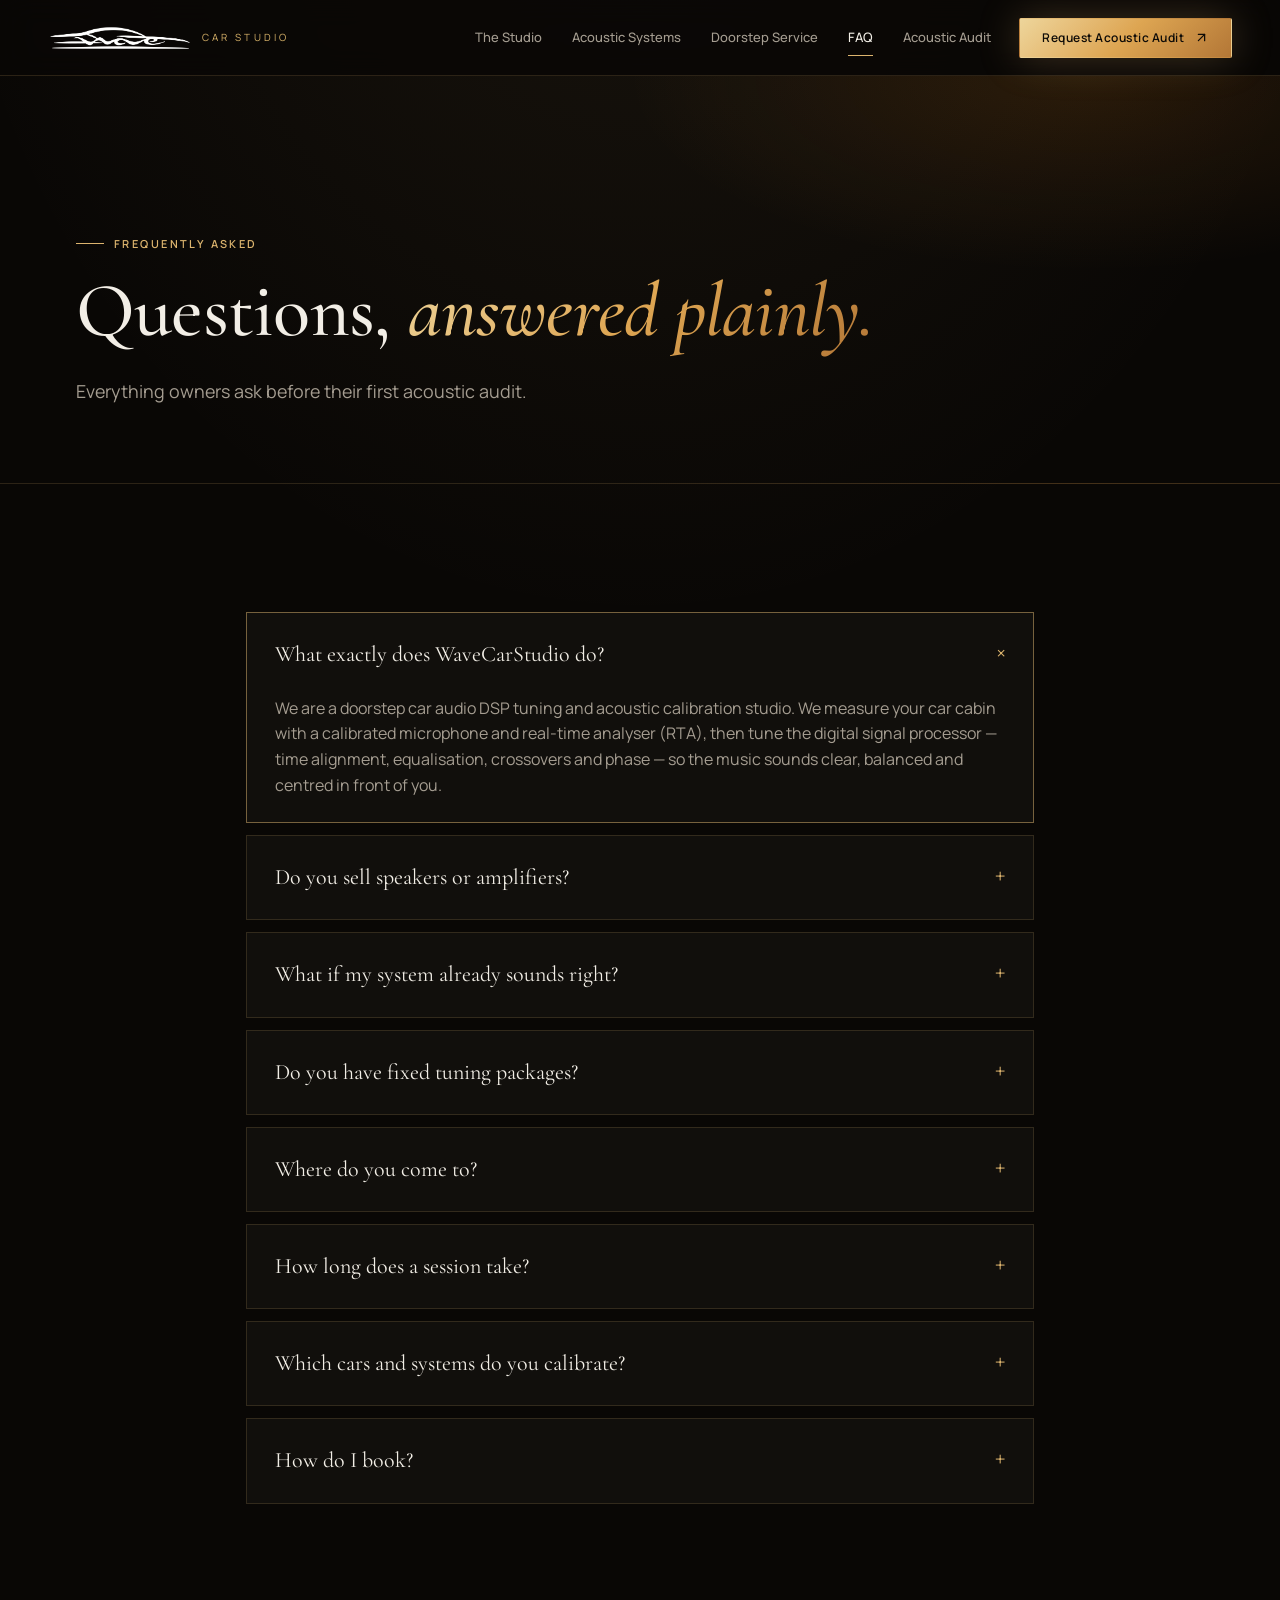
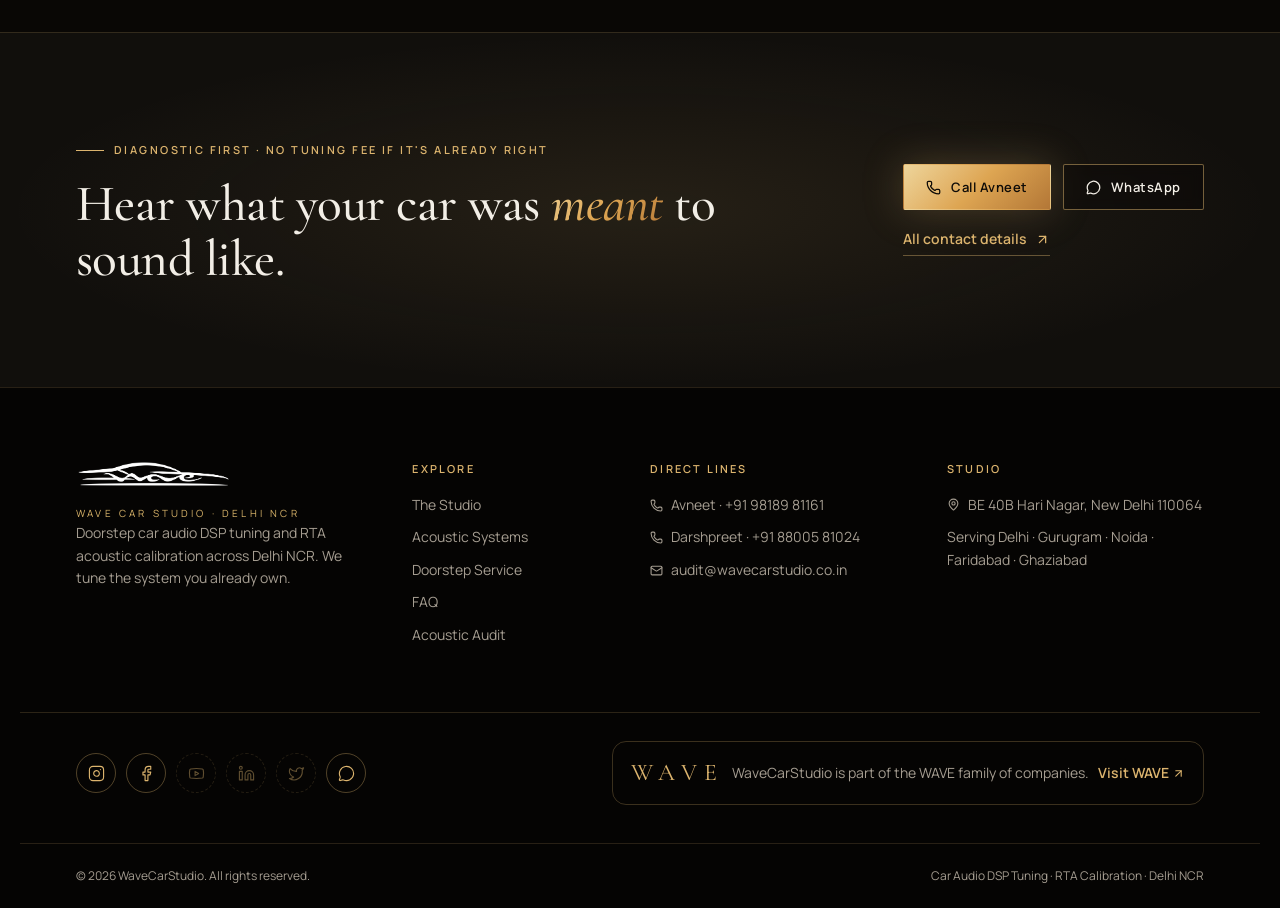
<file: faq.html>
<!DOCTYPE html>
<html lang="en">
  <head>
    <meta charset="utf-8" />
    <meta name="viewport" content="width=device-width, initial-scale=1" />
    <link rel="preload" as="image" href="img/wave-car-studio.png" />
    <link rel="stylesheet" href="css/styles.css" />
    <link
      rel="stylesheet"
      href="https://fonts.googleapis.com/css2?family=Cormorant+Garamond:ital,wght@0,400;0,500;0,600;1,400;1,500&amp;family=Manrope:wght@300;400;500;600;700&amp;display=swap"
    />
    <title>Car Audio Calibration FAQ | DSP Tuning Questions | WaveCarStudio Delhi</title>
    <meta name="author" content="WaveCarStudio" />
    <meta
      name="description"
      content="Answers about doorstep car audio DSP tuning in Delhi NCR: what an acoustic audit is, pricing, session length, supported systems and how to book WaveCarStudio."
    />
    <meta name="robots" content="index, follow" />
    <meta name="theme-color" content="#0a0a0b" />
    <meta
      property="og:title"
      content="Car Audio Calibration FAQ | DSP Tuning Questions | WaveCarStudio Delhi"
    />
    <meta
      property="og:description"
      content="Answers about doorstep car audio DSP tuning in Delhi NCR: what an acoustic audit is, pricing, session length, supported systems and how to book WaveCarStudio."
    />
    <meta property="og:url" content="https://wavecarstudio.co.in/faq.html" />
    <meta property="og:type" content="website" />
    <meta property="og:site_name" content="WaveCarStudio" />
    <meta property="og:image" content="https://wavecarstudio.co.in/og-image.jpg" />
    <meta property="og:image:width" content="1200" />
    <meta property="og:image:height" content="630" />
    <meta property="og:image:type" content="image/jpeg" />
    <meta
      property="og:image:alt"
      content="WaveCarStudio — doorstep car audio DSP tuning and RTA calibration, Delhi NCR"
    />
    <meta property="og:locale" content="en_IN" />
    <meta name="twitter:card" content="summary_large_image" />
    <meta
      name="twitter:title"
      content="Car Audio Calibration FAQ | DSP Tuning Questions | WaveCarStudio Delhi"
    />
    <meta
      name="twitter:description"
      content="Answers about doorstep car audio DSP tuning in Delhi NCR: what an acoustic audit is, pricing, session length, supported systems and how to book WaveCarStudio."
    />
    <meta name="twitter:image" content="https://wavecarstudio.co.in/og-image.jpg" />
    <meta name="twitter:image:alt" content="WaveCarStudio — doorstep car audio DSP tuning, Delhi NCR" />
    <link rel="icon" href="favicon.png" type="image/png" />
    <link rel="icon" href="icon-512.png" type="image/png" sizes="512x512" />
    <link rel="apple-touch-icon" href="apple-touch-icon.png" />
    <link rel="canonical" href="https://wavecarstudio.co.in/faq.html" />
    <script type="application/ld+json">
      {
        "@context": "https://schema.org",
        "@type": ["AutoRepair", "LocalBusiness"],
        "@id": "https://wavecarstudio.co.in/#business",
        "name": "WaveCarStudio",
        "description": "Doorstep car audio DSP tuning and RTA acoustic calibration studio serving Delhi NCR.",
        "url": "https://wavecarstudio.co.in",
        "email": "audit@wavecarstudio.co.in",
        "telephone": "+91-98189-81161",
        "image": "https://wavecarstudio.co.in/og-image.jpg",
        "logo": "https://wavecarstudio.co.in/icon-512.png",
        "priceRange": "₹₹₹",
        "address": {
          "@type": "PostalAddress",
          "streetAddress": "BE 40B Hari Nagar",
          "addressLocality": "New Delhi",
          "postalCode": "110064",
          "addressRegion": "Delhi",
          "addressCountry": "IN"
        },
        "areaServed": [
          { "@type": "City", "name": "Delhi" },
          { "@type": "City", "name": "Gurugram" },
          { "@type": "City", "name": "Noida" },
          { "@type": "City", "name": "Faridabad" },
          { "@type": "City", "name": "Ghaziabad" },
          { "@type": "City", "name": "Greater Noida" },
          { "@type": "City", "name": "Sonipat" }
        ],
        "sameAs": [
          "https://www.instagram.com/wavecarstudio/",
          "https://www.facebook.com/profile.php?id=61595547972272"
        ],
        "contactPoint": [
          {
            "@type": "ContactPoint",
            "telephone": "+919818981161",
            "contactType": "Scheduling & Logistics",
            "name": "Avneet Singh",
            "areaServed": "IN",
            "availableLanguage": ["English", "Hindi", "Punjabi"]
          },
          {
            "@type": "ContactPoint",
            "telephone": "+918800581024",
            "contactType": "Master Acoustic Calibration & DSP Tuning Specialist",
            "name": "Darshpreet Singh",
            "areaServed": "IN",
            "availableLanguage": ["English", "Hindi", "Punjabi"]
          }
        ],
        "employee": [
          {
            "@type": "Person",
            "name": "Avneet Singh",
            "jobTitle": "Scheduling & Logistics",
            "telephone": "+919818981161"
          },
          {
            "@type": "Person",
            "name": "Darshpreet Singh",
            "jobTitle": "Master Acoustic Calibration & DSP Tuning Specialist",
            "telephone": "+918800581024"
          }
        ],
        "makesOffer": [
          { "@type": "Offer", "itemOffered": { "@type": "Service", "name": "Car audio DSP tuning" } },
          { "@type": "Offer", "itemOffered": { "@type": "Service", "name": "RTA acoustic calibration" } },
          {
            "@type": "Offer",
            "itemOffered": { "@type": "Service", "name": "Doorstep diagnostic acoustic audit" }
          },
          {
            "@type": "Offer",
            "itemOffered": { "@type": "Service", "name": "Time alignment and phase correction" }
          },
          {
            "@type": "Offer",
            "itemOffered": { "@type": "Service", "name": "Factory premium audio system tuning" }
          }
        ]
      }
    </script>
    <script type="application/ld+json">
      {
        "@context": "https://schema.org",
        "@type": "FAQPage",
        "mainEntity": [
          {
            "@type": "Question",
            "name": "What exactly does WaveCarStudio do?",
            "acceptedAnswer": {
              "@type": "Answer",
              "text": "We are a doorstep car audio DSP tuning and acoustic calibration studio. We measure your car cabin with a calibrated microphone and real-time analyser (RTA), then tune the digital signal processor — time alignment, equalisation, crossovers and phase — so the music sounds clear, balanced and centred in front of you."
            }
          },
          {
            "@type": "Question",
            "name": "Do you sell speakers or amplifiers?",
            "acceptedAnswer": {
              "@type": "Answer",
              "text": "No. We are not an accessory shop. We get the best out of the system you already own, whether it is a factory premium system or a high-end aftermarket setup."
            }
          },
          {
            "@type": "Question",
            "name": "What if my system already sounds right?",
            "acceptedAnswer": {
              "@type": "Answer",
              "text": "Every visit starts with a diagnostic audit. If your system is already dialled in, we tell you honestly and charge no tuning fee — only the upfront travel fee."
            }
          },
          {
            "@type": "Question",
            "name": "Do you have fixed tuning packages?",
            "acceptedAnswer": {
              "@type": "Answer",
              "text": "No. Every calibration is shaped with you, around your music and the way you like to listen. There are no rigid packages or one-size-fits-all presets."
            }
          },
          {
            "@type": "Question",
            "name": "Where do you come to?",
            "acceptedAnswer": {
              "@type": "Answer",
              "text": "We come to your residence, estate, office or private garage across Delhi NCR — Delhi, Gurugram, Noida, Faridabad, Ghaziabad — and further on request."
            }
          },
          {
            "@type": "Question",
            "name": "How long does a session take?",
            "acceptedAnswer": {
              "@type": "Answer",
              "text": "A diagnostic audit typically takes about an hour. A full calibration usually takes between two and four hours, depending on the system and how much listening refinement you want."
            }
          },
          {
            "@type": "Question",
            "name": "Which cars and systems do you calibrate?",
            "acceptedAnswer": {
              "@type": "Answer",
              "text": "Factory premium systems such as Burmester, Bowers & Wilkins, Meridian, Bang & Olufsen, Harman Kardon and Mark Levinson, and aftermarket DSPs such as Helix, Audison, Brax, Mosconi and ARC Audio."
            }
          },
          {
            "@type": "Question",
            "name": "How do I book?",
            "acceptedAnswer": {
              "@type": "Answer",
              "text": "Call or WhatsApp Avneet Singh on +91 98189 81161 for bookings, or Darshpreet Singh on +91 88005 81024 for technical questions. Bookings are handled personally — there is no online form."
            }
          }
        ]
      }
    </script>
    <link rel="icon" href="favicon.ico" sizes="any" />
    <link rel="manifest" href="site.webmanifest" />
  </head>
  <body>
    <header class="hdr" data-open="false">
      <a class="hdr-brand" aria-label="WaveCarStudio home" href="index.html">
        <img src="img/wave-car-studio.png" alt="Wave Car Studio" width="160" height="29" />
        <span class="brand-sub">Car Studio</span>
      </a>
      <nav class="hdr-nav" aria-label="Main navigation">
        <a href="index.html">The Studio</a>
        <a href="acoustic-systems.html">Acoustic Systems</a>
        <a href="doorstep-service.html">Doorstep Service</a>
        <a class="active" href="faq.html" data-status="active" aria-current="page">FAQ</a>
        <a href="audit.html">Acoustic Audit</a>
      </nav>
      <a class="btn btn-gold hdr-cta" href="audit.html">
        Request Acoustic Audit
        <svg
          xmlns="http://www.w3.org/2000/svg"
          width="15"
          height="15"
          viewBox="0 0 24 24"
          fill="none"
          stroke="currentColor"
          stroke-width="2"
          stroke-linecap="round"
          stroke-linejoin="round"
          class="lucide lucide-arrow-up-right"
          aria-hidden="true"
        >
          <path d="M7 7h10v10"></path>
          <path d="M7 17 17 7"></path>
        </svg>
      </a>
      <button class="menu-btn" aria-label="Open menu" aria-expanded="false">
        <svg
          xmlns="http://www.w3.org/2000/svg"
          width="22"
          height="22"
          viewBox="0 0 24 24"
          fill="none"
          stroke="currentColor"
          stroke-width="2"
          stroke-linecap="round"
          stroke-linejoin="round"
          class="lucide lucide-menu"
          aria-hidden="true"
        >
          <path d="M4 5h16"></path>
          <path d="M4 12h16"></path>
          <path d="M4 19h16"></path>
        </svg>
      </button>
    </header>
    <main>
      <section class="phero">
        <div class="wrap">
          <p class="kicker">Frequently asked</p>
          <h1>
            Questions,
            <em>answered plainly.</em>
          </h1>
          <p class="lead">Everything owners ask before their first acoustic audit.</p>
        </div>
      </section>
      <section class="sec">
        <div class="wrap faq">
          <details open="">
            <summary>What exactly does WaveCarStudio do?</summary>
            <p>
              We are a doorstep car audio DSP tuning and acoustic calibration studio. We measure your car
              cabin with a calibrated microphone and real-time analyser (RTA), then tune the digital signal
              processor — time alignment, equalisation, crossovers and phase — so the music sounds clear,
              balanced and centred in front of you.
            </p>
          </details>
          <details>
            <summary>Do you sell speakers or amplifiers?</summary>
            <p>
              No. We are not an accessory shop. We get the best out of the system you already own, whether it
              is a factory premium system or a high-end aftermarket setup.
            </p>
          </details>
          <details>
            <summary>What if my system already sounds right?</summary>
            <p>
              Every visit starts with a diagnostic audit. If your system is already dialled in, we tell you
              honestly and charge no tuning fee — only the upfront travel fee.
            </p>
          </details>
          <details>
            <summary>Do you have fixed tuning packages?</summary>
            <p>
              No. Every calibration is shaped with you, around your music and the way you like to listen.
              There are no rigid packages or one-size-fits-all presets.
            </p>
          </details>
          <details>
            <summary>Where do you come to?</summary>
            <p>
              We come to your residence, estate, office or private garage across Delhi NCR — Delhi, Gurugram,
              Noida, Faridabad, Ghaziabad — and further on request.
            </p>
          </details>
          <details>
            <summary>How long does a session take?</summary>
            <p>
              A diagnostic audit typically takes about an hour. A full calibration usually takes between two
              and four hours, depending on the system and how much listening refinement you want.
            </p>
          </details>
          <details>
            <summary>Which cars and systems do you calibrate?</summary>
            <p>
              Factory premium systems such as Burmester, Bowers &amp; Wilkins, Meridian, Bang &amp; Olufsen,
              Harman Kardon and Mark Levinson, and aftermarket DSPs such as Helix, Audison, Brax, Mosconi and
              ARC Audio.
            </p>
          </details>
          <details>
            <summary>How do I book?</summary>
            <p>
              Call or WhatsApp Avneet Singh on +91 98189 81161 for bookings, or Darshpreet Singh on +91 88005
              81024 for technical questions. Bookings are handled personally — there is no online form.
            </p>
          </details>
        </div>
      </section>
      <section class="band">
        <div class="wrap band-in">
          <div>
            <p class="kicker">Diagnostic first · No tuning fee if it&#x27;s already right</p>
            <h2>
              Hear what your car was
              <em>meant</em>
              to sound like.
            </h2>
          </div>
          <div class="band-actions">
            <div class="btn-row">
              <a class="btn btn-gold" href="tel:+919818981161">
                <svg
                  xmlns="http://www.w3.org/2000/svg"
                  width="15"
                  height="15"
                  viewBox="0 0 24 24"
                  fill="none"
                  stroke="currentColor"
                  stroke-width="2"
                  stroke-linecap="round"
                  stroke-linejoin="round"
                  class="lucide lucide-phone"
                  aria-hidden="true"
                >
                  <path
                    d="M13.832 16.568a1 1 0 0 0 1.213-.303l.355-.465A2 2 0 0 1 17 15h3a2 2 0 0 1 2 2v3a2 2 0 0 1-2 2A18 18 0 0 1 2 4a2 2 0 0 1 2-2h3a2 2 0 0 1 2 2v3a2 2 0 0 1-.8 1.6l-.468.351a1 1 0 0 0-.292 1.233 14 14 0 0 0 6.392 6.384"
                  ></path>
                </svg>
                Call Avneet
              </a>
              <a
                class="btn btn-line"
                href="https://wa.me/919818981161?text=Hello%20Avneet%2C%20I&#x27;d%20like%20to%20book%20a%20doorstep%20acoustic%20audit%20with%20WaveCarStudio."
                target="_blank"
                rel="noopener noreferrer"
              >
                <svg
                  xmlns="http://www.w3.org/2000/svg"
                  width="15"
                  height="15"
                  viewBox="0 0 24 24"
                  fill="none"
                  stroke="currentColor"
                  stroke-width="2"
                  stroke-linecap="round"
                  stroke-linejoin="round"
                  class="lucide lucide-message-circle"
                  aria-hidden="true"
                >
                  <path
                    d="M2.992 16.342a2 2 0 0 1 .094 1.167l-1.065 3.29a1 1 0 0 0 1.236 1.168l3.413-.998a2 2 0 0 1 1.099.092 10 10 0 1 0-4.777-4.719"
                  ></path>
                </svg>
                WhatsApp
              </a>
            </div>
            <a class="link-gold" href="audit.html">
              All contact details
              <svg
                xmlns="http://www.w3.org/2000/svg"
                width="15"
                height="15"
                viewBox="0 0 24 24"
                fill="none"
                stroke="currentColor"
                stroke-width="2"
                stroke-linecap="round"
                stroke-linejoin="round"
                class="lucide lucide-arrow-up-right"
                aria-hidden="true"
              >
                <path d="M7 7h10v10"></path>
                <path d="M7 17 17 7"></path>
              </svg>
            </a>
          </div>
        </div>
      </section>
    </main>
    <footer class="ftr">
      <div class="ftr-grid">
        <div>
          <img src="img/wave-car-studio.png" alt="WaveCarStudio" class="ftr-logo" width="180" height="32" />
          <span class="brand-sub ftr-sub">Wave Car Studio · Delhi NCR</span>
          <p>
            Doorstep car audio DSP tuning and RTA acoustic calibration across Delhi NCR. We tune the system
            you already own.
          </p>
        </div>
        <div>
          <h4>Explore</h4>
          <a href="index.html">The Studio</a>
          <a href="acoustic-systems.html">Acoustic Systems</a>
          <a href="doorstep-service.html">Doorstep Service</a>
          <a class="active" href="faq.html" data-status="active" aria-current="page">FAQ</a>
          <a href="audit.html">Acoustic Audit</a>
        </div>
        <div>
          <h4>Direct Lines</h4>
          <a href="tel:+919818981161">
            <svg
              xmlns="http://www.w3.org/2000/svg"
              width="13"
              height="13"
              viewBox="0 0 24 24"
              fill="none"
              stroke="currentColor"
              stroke-width="2"
              stroke-linecap="round"
              stroke-linejoin="round"
              class="lucide lucide-phone"
              aria-hidden="true"
            >
              <path
                d="M13.832 16.568a1 1 0 0 0 1.213-.303l.355-.465A2 2 0 0 1 17 15h3a2 2 0 0 1 2 2v3a2 2 0 0 1-2 2A18 18 0 0 1 2 4a2 2 0 0 1 2-2h3a2 2 0 0 1 2 2v3a2 2 0 0 1-.8 1.6l-.468.351a1 1 0 0 0-.292 1.233 14 14 0 0 0 6.392 6.384"
              ></path>
            </svg>
            Avneet · +91 98189 81161
          </a>
          <a href="tel:+918800581024">
            <svg
              xmlns="http://www.w3.org/2000/svg"
              width="13"
              height="13"
              viewBox="0 0 24 24"
              fill="none"
              stroke="currentColor"
              stroke-width="2"
              stroke-linecap="round"
              stroke-linejoin="round"
              class="lucide lucide-phone"
              aria-hidden="true"
            >
              <path
                d="M13.832 16.568a1 1 0 0 0 1.213-.303l.355-.465A2 2 0 0 1 17 15h3a2 2 0 0 1 2 2v3a2 2 0 0 1-2 2A18 18 0 0 1 2 4a2 2 0 0 1 2-2h3a2 2 0 0 1 2 2v3a2 2 0 0 1-.8 1.6l-.468.351a1 1 0 0 0-.292 1.233 14 14 0 0 0 6.392 6.384"
              ></path>
            </svg>
            Darshpreet · +91 88005 81024
          </a>
          <a href="mailto:audit@wavecarstudio.co.in">
            <svg
              xmlns="http://www.w3.org/2000/svg"
              width="13"
              height="13"
              viewBox="0 0 24 24"
              fill="none"
              stroke="currentColor"
              stroke-width="2"
              stroke-linecap="round"
              stroke-linejoin="round"
              class="lucide lucide-mail"
              aria-hidden="true"
            >
              <path d="m22 7-8.991 5.727a2 2 0 0 1-2.009 0L2 7"></path>
              <rect x="2" y="4" width="20" height="16" rx="2"></rect>
            </svg>
            audit@wavecarstudio.co.in
          </a>
        </div>
        <div>
          <h4>Studio</h4>
          <p class="ftr-addr">
            <svg
              xmlns="http://www.w3.org/2000/svg"
              width="13"
              height="13"
              viewBox="0 0 24 24"
              fill="none"
              stroke="currentColor"
              stroke-width="2"
              stroke-linecap="round"
              stroke-linejoin="round"
              class="lucide lucide-map-pin"
              aria-hidden="true"
            >
              <path
                d="M20 10c0 4.993-5.539 10.193-7.399 11.799a1 1 0 0 1-1.202 0C9.539 20.193 4 14.993 4 10a8 8 0 0 1 16 0"
              ></path>
              <circle cx="12" cy="10" r="3"></circle>
            </svg>
            BE 40B Hari Nagar, New Delhi 110064
          </p>
          <p>Serving Delhi · Gurugram · Noida · Faridabad · Ghaziabad</p>
        </div>
      </div>
      <div class="ftr-social">
        <div class="social" aria-label="Follow WaveCarStudio">
          <a
            href="https://www.instagram.com/wavecarstudio/"
            aria-label="Instagram"
            title="Instagram"
            target="_blank"
            rel="noopener noreferrer"
          >
            <svg
              xmlns="http://www.w3.org/2000/svg"
              width="17"
              height="17"
              viewBox="0 0 24 24"
              fill="none"
              stroke="currentColor"
              stroke-width="1.6"
              stroke-linecap="round"
              stroke-linejoin="round"
              class="lucide lucide-instagram"
              aria-hidden="true"
            >
              <rect width="20" height="20" x="2" y="2" rx="5" ry="5"></rect>
              <path d="M16 11.37A4 4 0 1 1 12.63 8 4 4 0 0 1 16 11.37z"></path>
              <line x1="17.5" x2="17.51" y1="6.5" y2="6.5"></line>
            </svg>
          </a>
          <a
            href="https://www.facebook.com/profile.php?id=61595547972272"
            aria-label="Facebook"
            title="Facebook"
            target="_blank"
            rel="noopener noreferrer"
          >
            <svg
              xmlns="http://www.w3.org/2000/svg"
              width="17"
              height="17"
              viewBox="0 0 24 24"
              fill="none"
              stroke="currentColor"
              stroke-width="1.6"
              stroke-linecap="round"
              stroke-linejoin="round"
              class="lucide lucide-facebook"
              aria-hidden="true"
            >
              <path d="M18 2h-3a5 5 0 0 0-5 5v3H7v4h3v8h4v-8h3l1-4h-4V7a1 1 0 0 1 1-1h3z"></path>
            </svg>
          </a>
          <span class="social-soon" aria-label="YouTube — coming soon" title="YouTube — coming soon">
            <svg
              xmlns="http://www.w3.org/2000/svg"
              width="17"
              height="17"
              viewBox="0 0 24 24"
              fill="none"
              stroke="currentColor"
              stroke-width="1.6"
              stroke-linecap="round"
              stroke-linejoin="round"
              class="lucide lucide-youtube"
              aria-hidden="true"
            >
              <path
                d="M2.5 17a24.12 24.12 0 0 1 0-10 2 2 0 0 1 1.4-1.4 49.56 49.56 0 0 1 16.2 0A2 2 0 0 1 21.5 7a24.12 24.12 0 0 1 0 10 2 2 0 0 1-1.4 1.4 49.55 49.55 0 0 1-16.2 0A2 2 0 0 1 2.5 17"
              ></path>
              <path d="m10 15 5-3-5-3z"></path>
            </svg>
          </span>
          <span class="social-soon" aria-label="LinkedIn — coming soon" title="LinkedIn — coming soon">
            <svg
              xmlns="http://www.w3.org/2000/svg"
              width="17"
              height="17"
              viewBox="0 0 24 24"
              fill="none"
              stroke="currentColor"
              stroke-width="1.6"
              stroke-linecap="round"
              stroke-linejoin="round"
              class="lucide lucide-linkedin"
              aria-hidden="true"
            >
              <path d="M16 8a6 6 0 0 1 6 6v7h-4v-7a2 2 0 0 0-2-2 2 2 0 0 0-2 2v7h-4v-7a6 6 0 0 1 6-6z"></path>
              <rect width="4" height="12" x="2" y="9"></rect>
              <circle cx="4" cy="4" r="2"></circle>
            </svg>
          </span>
          <span class="social-soon" aria-label="X — coming soon" title="X — coming soon">
            <svg
              xmlns="http://www.w3.org/2000/svg"
              width="17"
              height="17"
              viewBox="0 0 24 24"
              fill="none"
              stroke="currentColor"
              stroke-width="1.6"
              stroke-linecap="round"
              stroke-linejoin="round"
              class="lucide lucide-twitter"
              aria-hidden="true"
            >
              <path
                d="M22 4s-.7 2.1-2 3.4c1.6 10-9.4 17.3-18 11.6 2.2.1 4.4-.6 6-2C3 15.5.5 9.6 3 5c2.2 2.6 5.6 4.1 9 4-.9-4.2 4-6.6 7-3.8 1.1 0 3-1.2 3-1.2z"
              ></path>
            </svg>
          </span>
          <a
            href="https://wa.me/919818981161"
            aria-label="WhatsApp"
            title="WhatsApp"
            target="_blank"
            rel="noopener noreferrer"
          >
            <svg
              xmlns="http://www.w3.org/2000/svg"
              width="17"
              height="17"
              viewBox="0 0 24 24"
              fill="none"
              stroke="currentColor"
              stroke-width="1.6"
              stroke-linecap="round"
              stroke-linejoin="round"
              class="lucide lucide-message-circle"
              aria-hidden="true"
            >
              <path
                d="M2.992 16.342a2 2 0 0 1 .094 1.167l-1.065 3.29a1 1 0 0 0 1.236 1.168l3.413-.998a2 2 0 0 1 1.099.092 10 10 0 1 0-4.777-4.719"
              ></path>
            </svg>
          </a>
        </div>
        <a class="wave-group" href="https://wave.net.in" target="_blank" rel="noopener noreferrer">
          <span class="wave-mark">WAVE</span>
          <span>
            WaveCarStudio is part of the WAVE family of companies.
            <b>
              Visit WAVE
              <svg
                xmlns="http://www.w3.org/2000/svg"
                width="13"
                height="13"
                viewBox="0 0 24 24"
                fill="none"
                stroke="currentColor"
                stroke-width="2"
                stroke-linecap="round"
                stroke-linejoin="round"
                class="lucide lucide-arrow-up-right"
                aria-hidden="true"
              >
                <path d="M7 7h10v10"></path>
                <path d="M7 17 17 7"></path>
              </svg>
            </b>
          </span>
        </a>
      </div>
      <div class="ftr-base">
        <span>© 2026 WaveCarStudio. All rights reserved.</span>
        <span>Car Audio DSP Tuning · RTA Calibration · Delhi NCR</span>
      </div>
    </footer>
    <script src="js/site.js" defer></script>
  </body>
</html>
</file>
